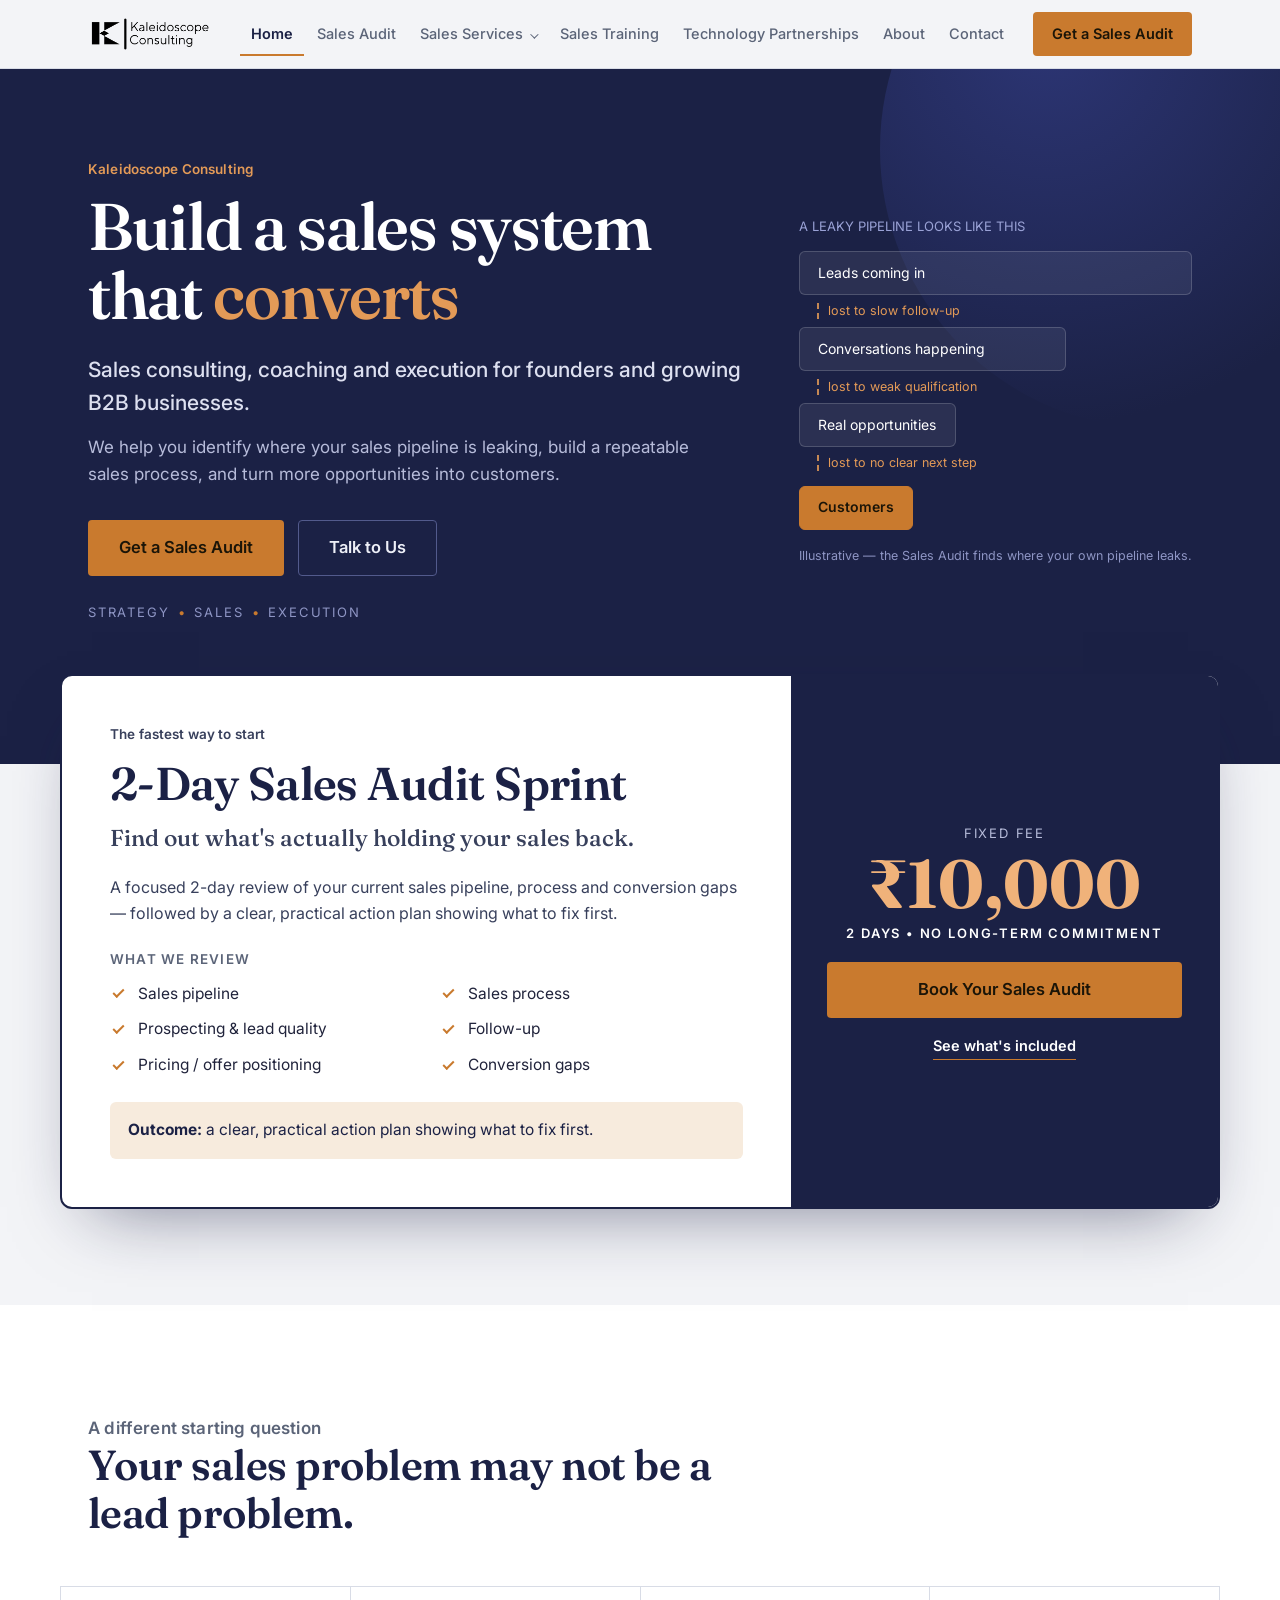
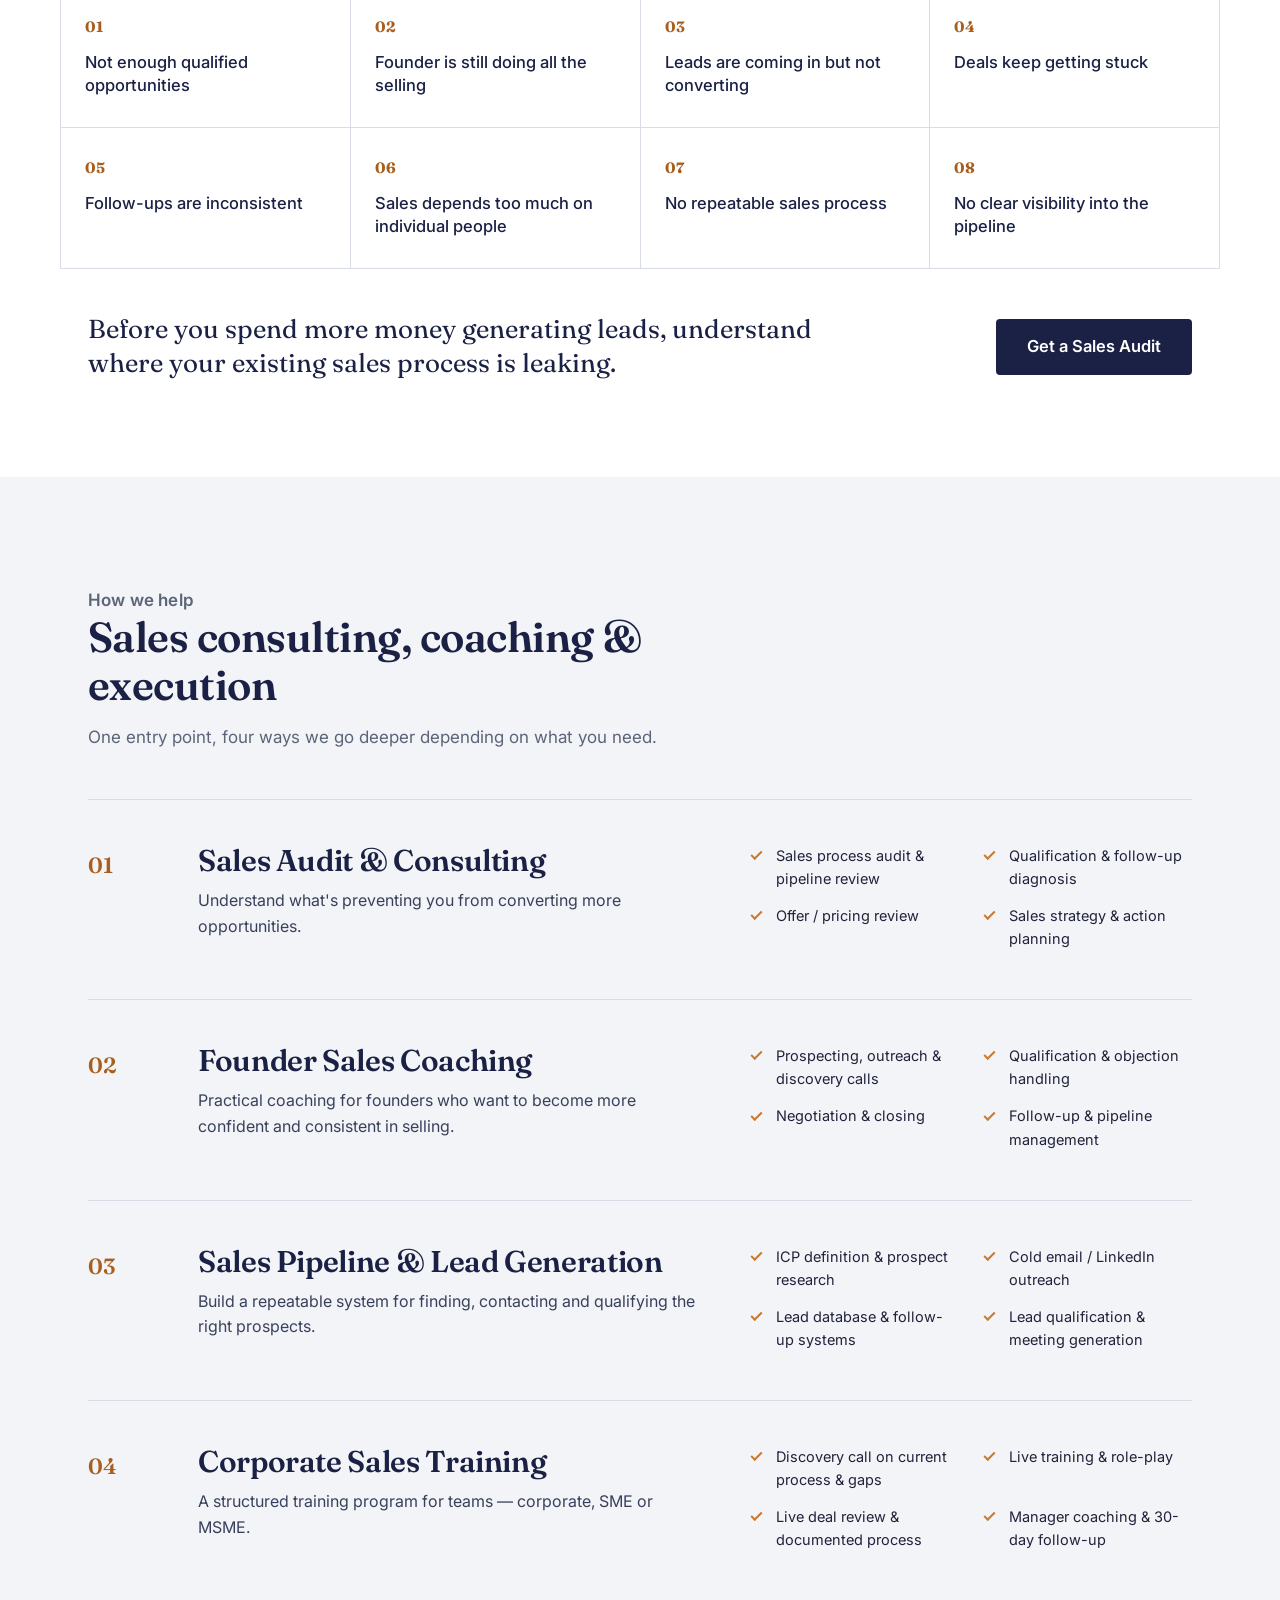
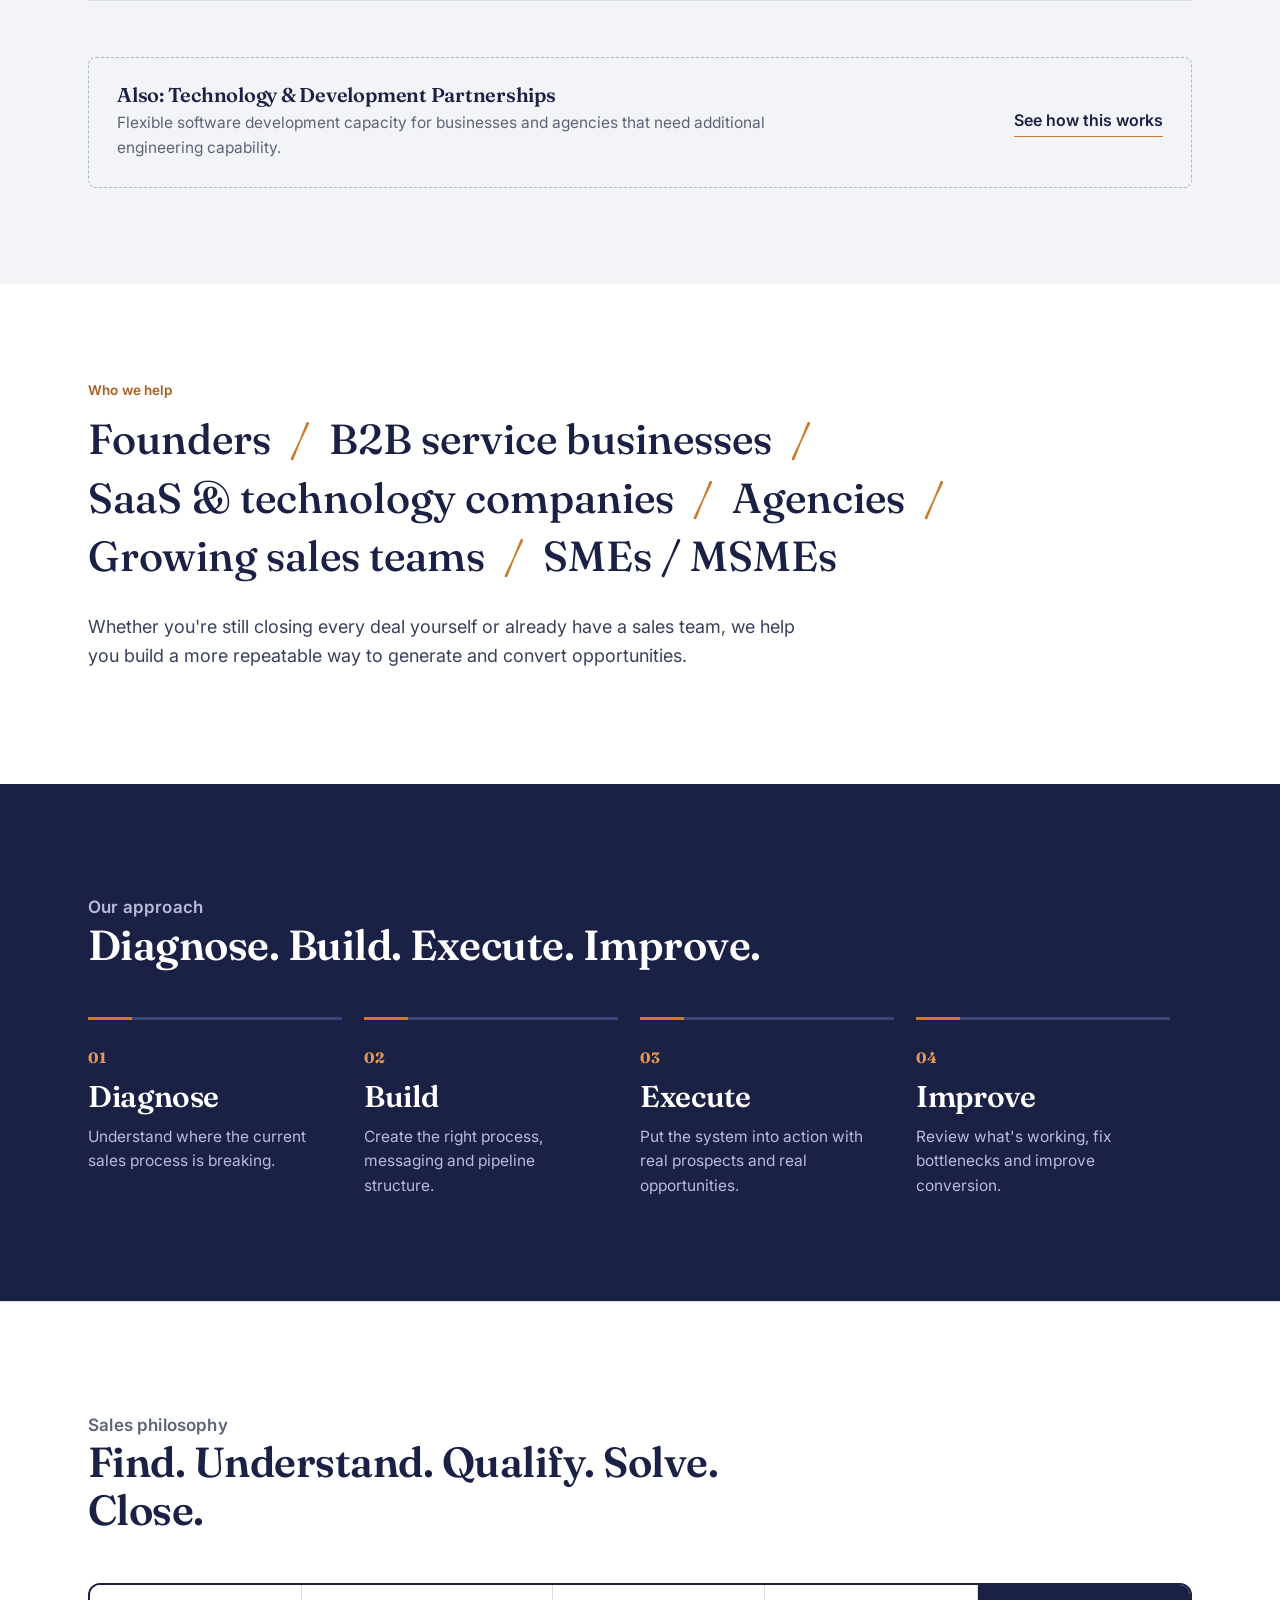
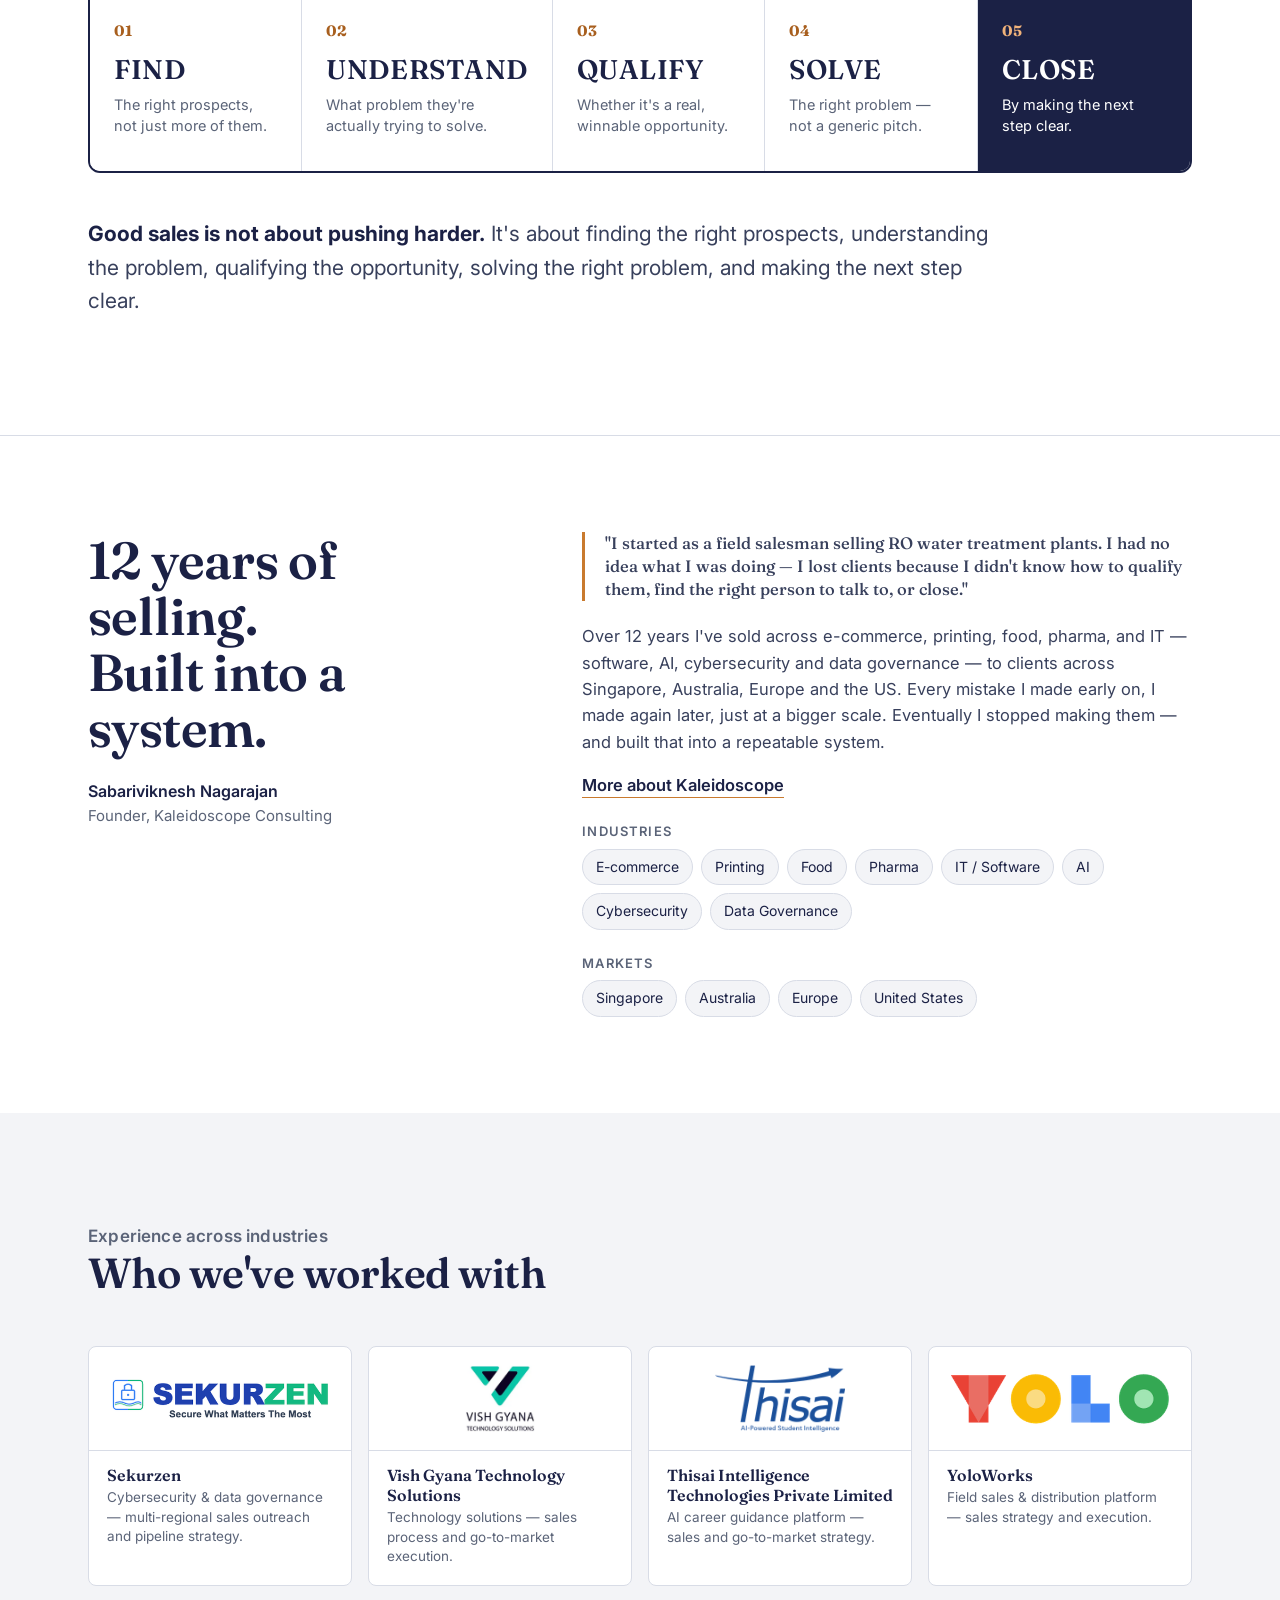
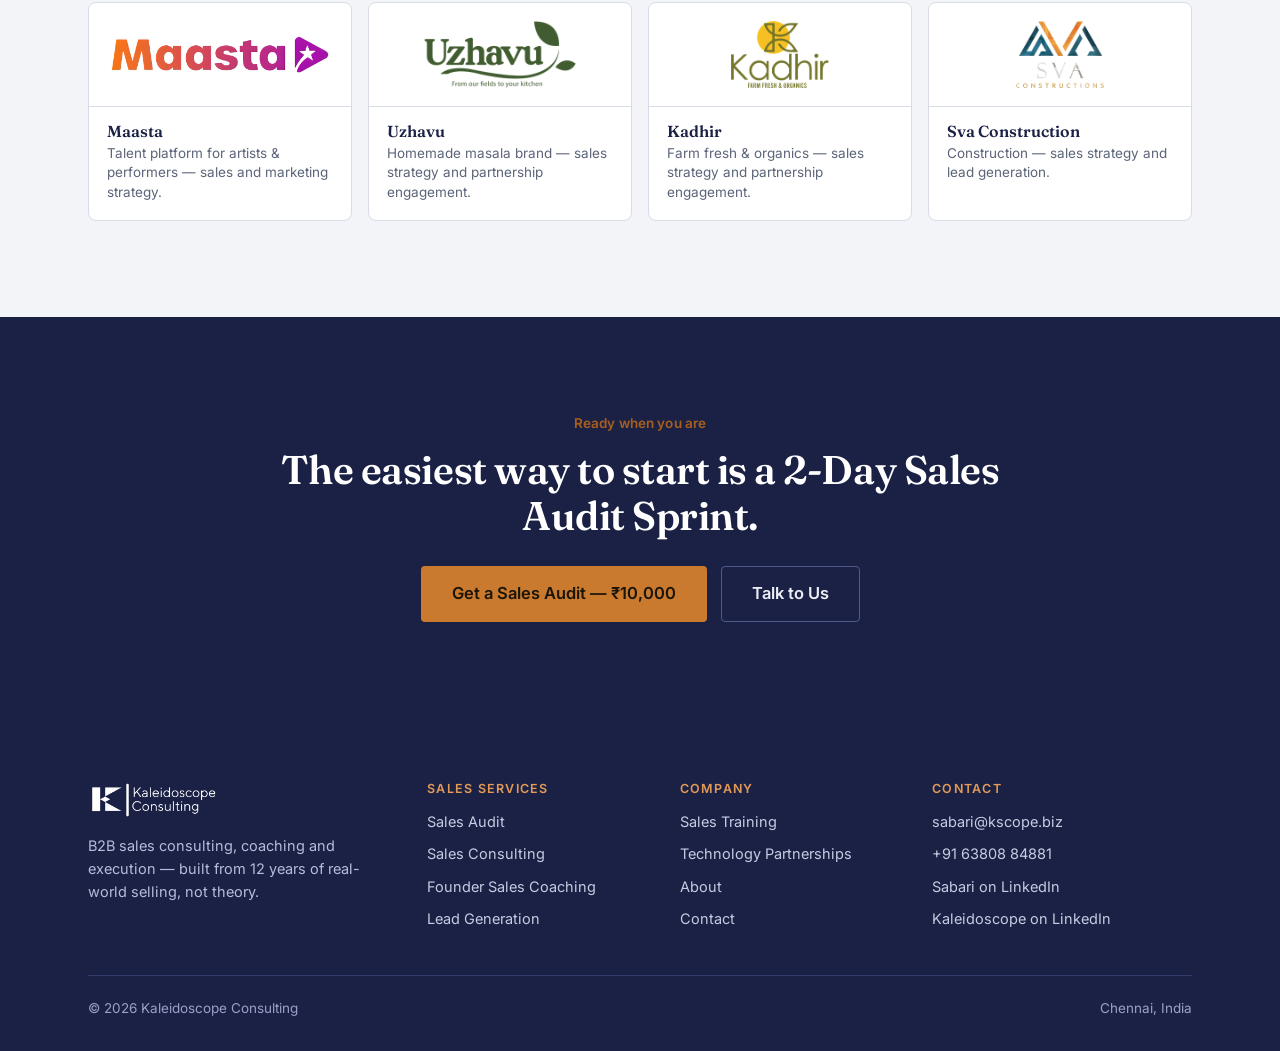
<file: index.html>
<!DOCTYPE html>
<html lang="en">
<head>
<meta charset="UTF-8" />
<meta name="viewport" content="width=device-width, initial-scale=1.0, viewport-fit=cover" />
<title>Kaleidoscope Consulting | B2B Sales Consulting & Growth</title>
<meta name="description" content="Kaleidoscope Consulting helps founders and growing B2B businesses build repeatable sales systems, improve conversion and generate qualified opportunities." />
<link rel="canonical" href="https://kscope.biz/" />
<meta property="og:title" content="Kaleidoscope Consulting | B2B Sales Consulting & Growth" />
<meta property="og:description" content="Kaleidoscope Consulting helps founders and growing B2B businesses build repeatable sales systems, improve conversion and generate qualified opportunities." />
<meta property="og:type" content="website" />
<meta property="og:url" content="https://kscope.biz/" />
<link rel="icon" type="image/png" href="assets/img/favicon.png" />
<link rel="apple-touch-icon" href="assets/img/apple-touch-icon.png" />
<link rel="preconnect" href="https://fonts.googleapis.com">
<link rel="preconnect" href="https://fonts.gstatic.com" crossorigin>
<link href="https://fonts.googleapis.com/css2?family=Fraunces:opsz,wght@9..144,400;9..144,500;9..144,600;9..144,700&family=Inter:wght@400;500;600;700&display=swap" rel="stylesheet">
<link rel="stylesheet" href="assets/styles.css?v=1791196353" />
</head>
<body>
<a class="skip-link" href="#main">Skip to content</a>
<header class="site-header">
  <div class="wrap header-inner">
    <a class="brand" href="index.html" aria-label="Kaleidoscope Consulting — home">
      <img src="assets/img/kscope-logo.png" alt="Kaleidoscope Consulting" width="163" height="41" />
    </a>
    <button class="nav-toggle" aria-expanded="false" aria-controls="site-nav" aria-label="Open menu">
      <span></span><span></span><span></span>
    </button>
    <nav class="site-nav" id="site-nav" aria-label="Primary">
      <ul class="nav-list">
        <li><a class="nav-link is-current" href="index.html">Home</a></li>
        <li><a class="nav-link" href="sales-audit.html">Sales Audit</a></li>
        <li class="has-sub"><a class="nav-link" href="sales-consulting.html" aria-haspopup="true">Sales Services</a><ul class="subnav"><li><a href="sales-consulting.html">Sales Consulting</a></li><li><a href="sales-coaching.html">Founder Sales Coaching</a></li><li><a href="lead-generation.html">Lead Generation</a></li></ul></li>
        <li><a class="nav-link" href="corporate-training.html">Sales Training</a></li>
        <li><a class="nav-link" href="technology-partnerships.html">Technology Partnerships</a></li>
        <li><a class="nav-link" href="about.html">About</a></li>
        <li><a class="nav-link" href="contact.html">Contact</a></li>
      </ul>
      <a class="btn btn-primary nav-cta" href="sales-audit.html">Get a Sales Audit</a>
    </nav>
  </div>
</header>
<div id="thanks" class="thanks" role="status" hidden>Thanks — your message is in. We'll get back to you shortly.</div>

<main id="main">

<section class="hero">
  <div class="wrap hero-grid">
    <div>
      <p class="kicker">Kaleidoscope Consulting</p>
      <h1>Build a sales system<br>that <em>converts</em></h1>
      <p class="lede">Sales consulting, coaching and execution for founders and growing B2B businesses.</p>
      <p class="support">We help you identify where your sales pipeline is leaking, build a repeatable sales process, and turn more opportunities into customers.</p>
      <div class="hero-ctas">
        <a class="btn btn-primary btn-lg" href="sales-audit.html">Get a Sales Audit</a>
        <a class="btn btn-ghost btn-lg" href="contact.html">Talk to Us</a>
      </div>
      <p class="hero-meta">Strategy<i>&bull;</i>Sales<i>&bull;</i>Execution</p>
    </div>
    <div class="pipe" aria-hidden="true">
      <p class="pipe__label">A LEAKY PIPELINE LOOKS LIKE THIS</p>
      <div class="pipe__bar" style="--w:100%">Leads coming in</div>
      <div class="pipe__leak"><span>lost to slow follow-up</span></div>
      <div class="pipe__bar" style="--w:68%">Conversations happening</div>
      <div class="pipe__leak"><span>lost to weak qualification</span></div>
      <div class="pipe__bar" style="--w:40%">Real opportunities</div>
      <div class="pipe__leak"><span>lost to no clear next step</span></div>
      <div class="pipe__bar is-end" style="--w:22%">Customers</div>
      <p class="pipe__note">Illustrative — the Sales Audit finds where your own pipeline leaks.</p>
    </div>
  </div>
</section>

<div class="wrap audit">
  <div class="audit-card">
    <div class="audit-main">
      <p class="kicker">The fastest way to start</p>
      <h2>2-Day Sales Audit Sprint</h2>
      <p class="audit-sub">Find out what's actually holding your sales back.</p>
      <p>A focused 2-day review of your current sales pipeline, process and conversion gaps — followed by a clear, practical action plan showing what to fix first.</p>
      <h3>What We Review</h3>
      <ul class="checks">
        <li>Sales pipeline</li>
        <li>Sales process</li>
        <li>Prospecting &amp; lead quality</li>
        <li>Follow-up</li>
        <li>Pricing / offer positioning</li>
        <li>Conversion gaps</li>
      </ul>
      <p class="audit-outcome"><strong>Outcome:</strong> a clear, practical action plan showing what to fix first.</p>
    </div>
    <div class="audit-price">
      <p class="label">Fixed Fee</p>
      <p class="price">&#8377;10,000</p>
      <p class="fixed">2 Days &bull; No Long-Term Commitment</p>
      <a class="btn btn-primary btn-lg" href="sales-audit.html">Book Your Sales Audit</a>
      <a class="text-link" href="sales-audit.html">See what's included</a>
    </div>
  </div>
</div>

<section class="bg-white">
  <div class="wrap">
    <div class="section-head">
      <p class="kicker">A different starting question</p>
      <h2>Your sales problem may not be a lead problem.</h2>
    </div>
  </div>
  <div class="wrap" style="padding:0;">
    <div class="problem-grid">
      <div class="problem"><b>01</b><p>Not enough qualified opportunities</p></div>
      <div class="problem"><b>02</b><p>Founder is still doing all the selling</p></div>
      <div class="problem"><b>03</b><p>Leads are coming in but not converting</p></div>
      <div class="problem"><b>04</b><p>Deals keep getting stuck</p></div>
      <div class="problem"><b>05</b><p>Follow-ups are inconsistent</p></div>
      <div class="problem"><b>06</b><p>Sales depends too much on individual people</p></div>
      <div class="problem"><b>07</b><p>No repeatable sales process</p></div>
      <div class="problem"><b>08</b><p>No clear visibility into the pipeline</p></div>
    </div>
  </div>
  <div class="wrap">
    <div class="problem-cta">
      <p>Before you spend more money generating leads, understand where your existing sales process is leaking.</p>
      <a class="btn btn-dark btn-lg" href="sales-audit.html">Get a Sales Audit</a>
    </div>
  </div>
</section>

<section>
  <div class="wrap">
    <div class="section-head">
      <p class="kicker">How we help</p>
      <h2>Sales consulting, coaching &amp; execution</h2>
      <p>One entry point, four ways we go deeper depending on what you need.</p>
    </div>
    <div class="svc-list">
      <div class="svc">
        <div class="svc__num">01</div>
        <div>
          <h3>Sales Audit &amp; Consulting</h3>
          <p>Understand what's preventing you from converting more opportunities.</p>
        </div>
        <ul class="checks one">
          <li>Sales process audit &amp; pipeline review</li>
          <li>Qualification &amp; follow-up diagnosis</li>
          <li>Offer / pricing review</li>
          <li>Sales strategy &amp; action planning</li>
        </ul>
      </div>
      <div class="svc">
        <div class="svc__num">02</div>
        <div>
          <h3>Founder Sales Coaching</h3>
          <p>Practical coaching for founders who want to become more confident and consistent in selling.</p>
        </div>
        <ul class="checks one">
          <li>Prospecting, outreach &amp; discovery calls</li>
          <li>Qualification &amp; objection handling</li>
          <li>Negotiation &amp; closing</li>
          <li>Follow-up &amp; pipeline management</li>
        </ul>
      </div>
      <div class="svc">
        <div class="svc__num">03</div>
        <div>
          <h3>Sales Pipeline &amp; Lead Generation</h3>
          <p>Build a repeatable system for finding, contacting and qualifying the right prospects.</p>
        </div>
        <ul class="checks one">
          <li>ICP definition &amp; prospect research</li>
          <li>Cold email / LinkedIn outreach</li>
          <li>Lead database &amp; follow-up systems</li>
          <li>Lead qualification &amp; meeting generation</li>
        </ul>
      </div>
      <div class="svc">
        <div class="svc__num">04</div>
        <div>
          <h3>Corporate Sales Training</h3>
          <p>A structured training program for teams — corporate, SME or MSME.</p>
        </div>
        <ul class="checks one">
          <li>Discovery call on current process &amp; gaps</li>
          <li>Live training &amp; role-play</li>
          <li>Live deal review &amp; documented process</li>
          <li>Manager coaching &amp; 30-day follow-up</li>
        </ul>
      </div>
    </div>
    <div class="tech-strip">
      <div>
        <h3>Also: Technology &amp; Development Partnerships</h3>
        <p>Flexible software development capacity for businesses and agencies that need additional engineering capability.</p>
      </div>
      <a class="text-link" href="technology-partnerships.html">See how this works</a>
    </div>
  </div>
</section>

<section class="bg-white">
  <div class="wrap">
    <p class="kicker">Who we help</p>
    <ul class="help-list">
      <li>Founders</li><li>B2B service businesses</li><li>SaaS &amp; technology companies</li><li>Agencies</li><li>Growing sales teams</li><li>SMEs / MSMEs</li>
    </ul>
    <p class="help-copy">Whether you're still closing every deal yourself or already have a sales team, we help you build a more repeatable way to generate and convert opportunities.</p>
  </div>
</section>

<section class="bg-ink">
  <div class="wrap">
    <div class="section-head">
      <p class="kicker">Our approach</p>
      <h2>Diagnose. Build. Execute. Improve.</h2>
    </div>
    <div class="approach">
      <div><b>01</b><h3>Diagnose</h3><p>Understand where the current sales process is breaking.</p></div>
      <div><b>02</b><h3>Build</h3><p>Create the right process, messaging and pipeline structure.</p></div>
      <div><b>03</b><h3>Execute</h3><p>Put the system into action with real prospects and real opportunities.</p></div>
      <div><b>04</b><h3>Improve</h3><p>Review what's working, fix bottlenecks and improve conversion.</p></div>
    </div>
  </div>
</section>

<section class="framework">
  <div class="wrap">
    <div class="section-head">
      <p class="kicker">Sales philosophy</p>
      <h2>Find. Understand. Qualify. Solve. Close.</h2>
    </div>
    <div class="fw">
      <div><b>01</b><h3>Find</h3><p>The right prospects, not just more of them.</p></div>
      <div><b>02</b><h3>Understand</h3><p>What problem they're actually trying to solve.</p></div>
      <div><b>03</b><h3>Qualify</h3><p>Whether it's a real, winnable opportunity.</p></div>
      <div><b>04</b><h3>Solve</h3><p>The right problem — not a generic pitch.</p></div>
      <div><b>05</b><h3>Close</h3><p>By making the next step clear.</p></div>
    </div>
    <p class="fw-copy"><strong>Good sales is not about pushing harder.</strong> It's about finding the right prospects, understanding the problem, qualifying the opportunity, solving the right problem, and making the next step clear.</p>
  </div>
</section>

<section class="bg-white">
  <div class="wrap founder-grid">
    <div>
      <h2>12 years of selling.<br>Built into a system.</h2>
      <p class="founder-name">Sabariviknesh Nagarajan</p>
      <p class="founder-role">Founder, Kaleidoscope Consulting</p>
    </div>
    <div class="founder-body">
      <p class="founder-quote">"I started as a field salesman selling RO water treatment plants. I had no idea what I was doing — I lost clients because I didn't know how to qualify them, find the right person to talk to, or close."</p>
      <p>Over 12 years I've sold across e-commerce, printing, food, pharma, and IT — software, AI, cybersecurity and data governance — to clients across Singapore, Australia, Europe and the US. Every mistake I made early on, I made again later, just at a bigger scale. Eventually I stopped making them — and built that into a repeatable system.</p>
      <p><a class="text-link" href="about.html">More about Kaleidoscope</a></p>
      <div class="tag-group">
        <h3>Industries</h3>
        <ul class="tags"><li>E-commerce</li><li>Printing</li><li>Food</li><li>Pharma</li><li>IT / Software</li><li>AI</li><li>Cybersecurity</li><li>Data Governance</li></ul>
      </div>
      <div class="tag-group">
        <h3>Markets</h3>
        <ul class="tags"><li>Singapore</li><li>Australia</li><li>Europe</li><li>United States</li></ul>
      </div>
    </div>
  </div>
</section>

<section>
  <div class="wrap">
    <div class="section-head">
      <p class="kicker">Experience across industries</p>
      <h2>Who we've worked with</h2>
    </div>
    <ul class="clients-grid">
      <li class="client"><div class="client__logo"><img src="assets/img/clients/sekurzen.png" alt="Sekurzen logo" /></div><div class="client__body"><p class="client__name">Sekurzen</p><p class="client__desc">Cybersecurity &amp; data governance — multi-regional sales outreach and pipeline strategy.</p></div></li>
      <li class="client"><div class="client__logo"><img src="assets/img/clients/vishgyana.png" alt="Vish Gyana Technology Solutions logo" /></div><div class="client__body"><p class="client__name">Vish Gyana Technology Solutions</p><p class="client__desc">Technology solutions — sales process and go-to-market execution.</p></div></li>
      <li class="client"><div class="client__logo"><img src="assets/img/clients/thisai.png" alt="Thisai Intelligence Technologies logo" /></div><div class="client__body"><p class="client__name">Thisai Intelligence Technologies Private Limited</p><p class="client__desc">AI career guidance platform — sales and go-to-market strategy.</p></div></li>
      <li class="client"><div class="client__logo"><img src="assets/img/clients/yoloworks.png" alt="YoloWorks logo" /></div><div class="client__body"><p class="client__name">YoloWorks</p><p class="client__desc">Field sales &amp; distribution platform — sales strategy and execution.</p></div></li>
      <li class="client"><div class="client__logo"><img src="assets/img/clients/maasta.png" alt="Maasta logo" /></div><div class="client__body"><p class="client__name">Maasta</p><p class="client__desc">Talent platform for artists &amp; performers — sales and marketing strategy.</p></div></li>
      <li class="client"><div class="client__logo"><img src="assets/img/clients/uzhavu.png" alt="Uzhavu logo" /></div><div class="client__body"><p class="client__name">Uzhavu</p><p class="client__desc">Homemade masala brand — sales strategy and partnership engagement.</p></div></li>
      <li class="client"><div class="client__logo"><img src="assets/img/clients/kadhir.png" alt="Kadhir logo" /></div><div class="client__body"><p class="client__name">Kadhir</p><p class="client__desc">Farm fresh &amp; organics — sales strategy and partnership engagement.</p></div></li>
      <li class="client"><div class="client__logo"><img src="assets/img/clients/sva.png" alt="Sva Construction logo" /></div><div class="client__body"><p class="client__name">Sva Construction</p><p class="client__desc">Construction — sales strategy and lead generation.</p></div></li>
    </ul>
  </div>
</section>

<section class="bg-ink">
  <div class="wrap" style="text-align:center;">
    <p class="kicker" style="justify-content:center;">Ready when you are</p>
    <h2 style="font-size:clamp(28px,3.6vw,40px); max-width:20em; margin:0 auto 28px;">The easiest way to start is a 2-Day Sales Audit Sprint.</h2>
    <div class="hero-ctas" style="justify-content:center; margin-bottom:0;">
      <a class="btn btn-primary btn-lg" href="sales-audit.html">Get a Sales Audit — &#8377;10,000</a>
      <a class="btn btn-ghost btn-lg" href="contact.html">Talk to Us</a>
    </div>
  </div>
</section>

</main>
<div class="mobile-cta"><div class="wrap"><a class="btn btn-primary" href="sales-audit.html">Get a Sales Audit</a></div></div>
<footer class="site-footer">
  <div class="wrap">
    <div class="footer-grid">
      <div class="footer-brand">
        <img src="assets/img/kscope-logo-white.png" alt="Kaleidoscope Consulting" width="150" height="38" />
        <p>B2B sales consulting, coaching and execution — built from 12 years of real-world selling, not theory.</p>
      </div>
      <div>
        <h4>Sales Services</h4>
        <ul>
          <li><a href="sales-audit.html">Sales Audit</a></li>
          <li><a href="sales-consulting.html">Sales Consulting</a></li>
          <li><a href="sales-coaching.html">Founder Sales Coaching</a></li>
          <li><a href="lead-generation.html">Lead Generation</a></li>
        </ul>
      </div>
      <div>
        <h4>Company</h4>
        <ul>
          <li><a href="corporate-training.html">Sales Training</a></li>
          <li><a href="technology-partnerships.html">Technology Partnerships</a></li>
          <li><a href="about.html">About</a></li>
          <li><a href="contact.html">Contact</a></li>
        </ul>
      </div>
      <div>
        <h4>Contact</h4>
        <ul>
          <li><a href="mailto:sabari@kscope.biz">sabari@kscope.biz</a></li>
          <li><a href="tel:+916380884881">+91 63808 84881</a></li>
          <li><a href="https://www.linkedin.com/in/sabariviknesh/" target="_blank" rel="noopener">Sabari on LinkedIn</a></li>
          <li><a href="https://www.linkedin.com/company/kscope-consulting/?viewAsMember=true" target="_blank" rel="noopener">Kaleidoscope on LinkedIn</a></li>
        </ul>
      </div>
    </div>
    <div class="footer-bottom">
      <span>© 2026 Kaleidoscope Consulting</span>
      <span>Chennai, India</span>
    </div>
  </div>
</footer>
<script src="assets/site.js?v=1791196353"></script>
</body>
</html>
</file>
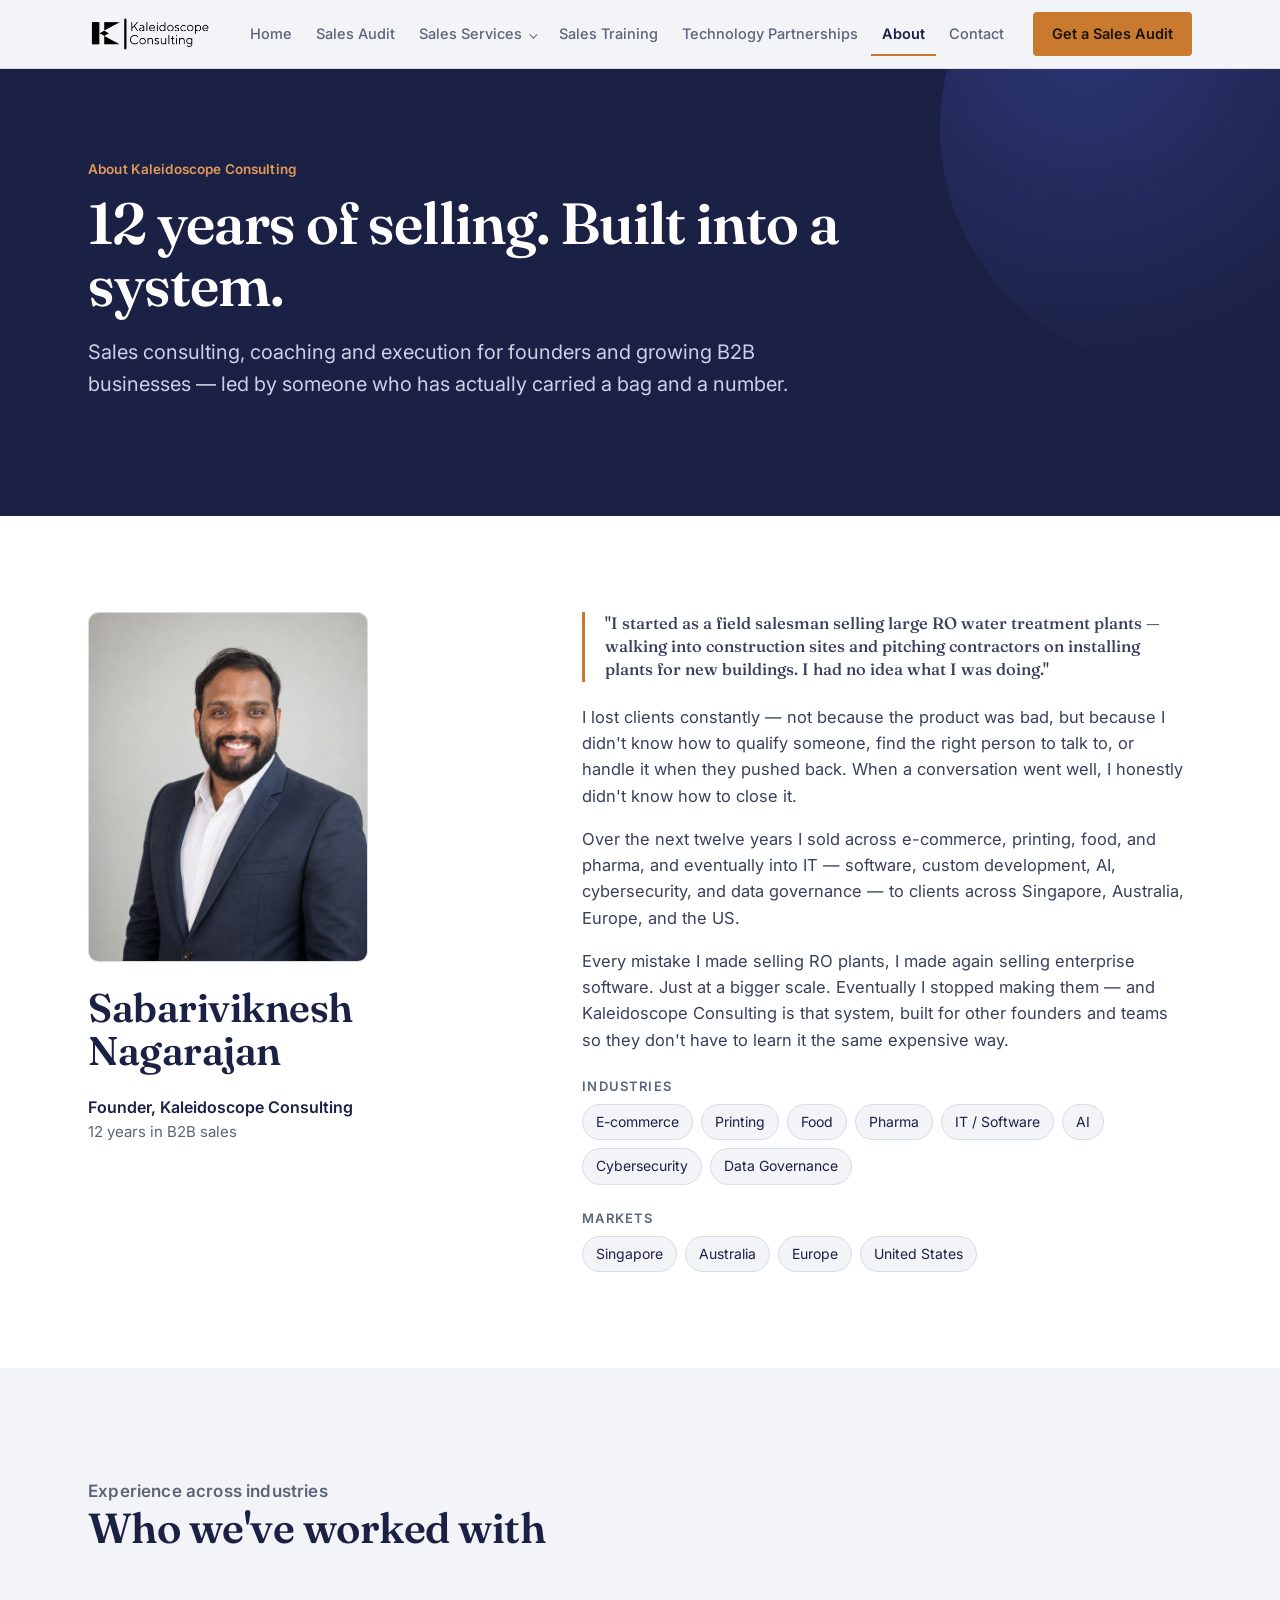
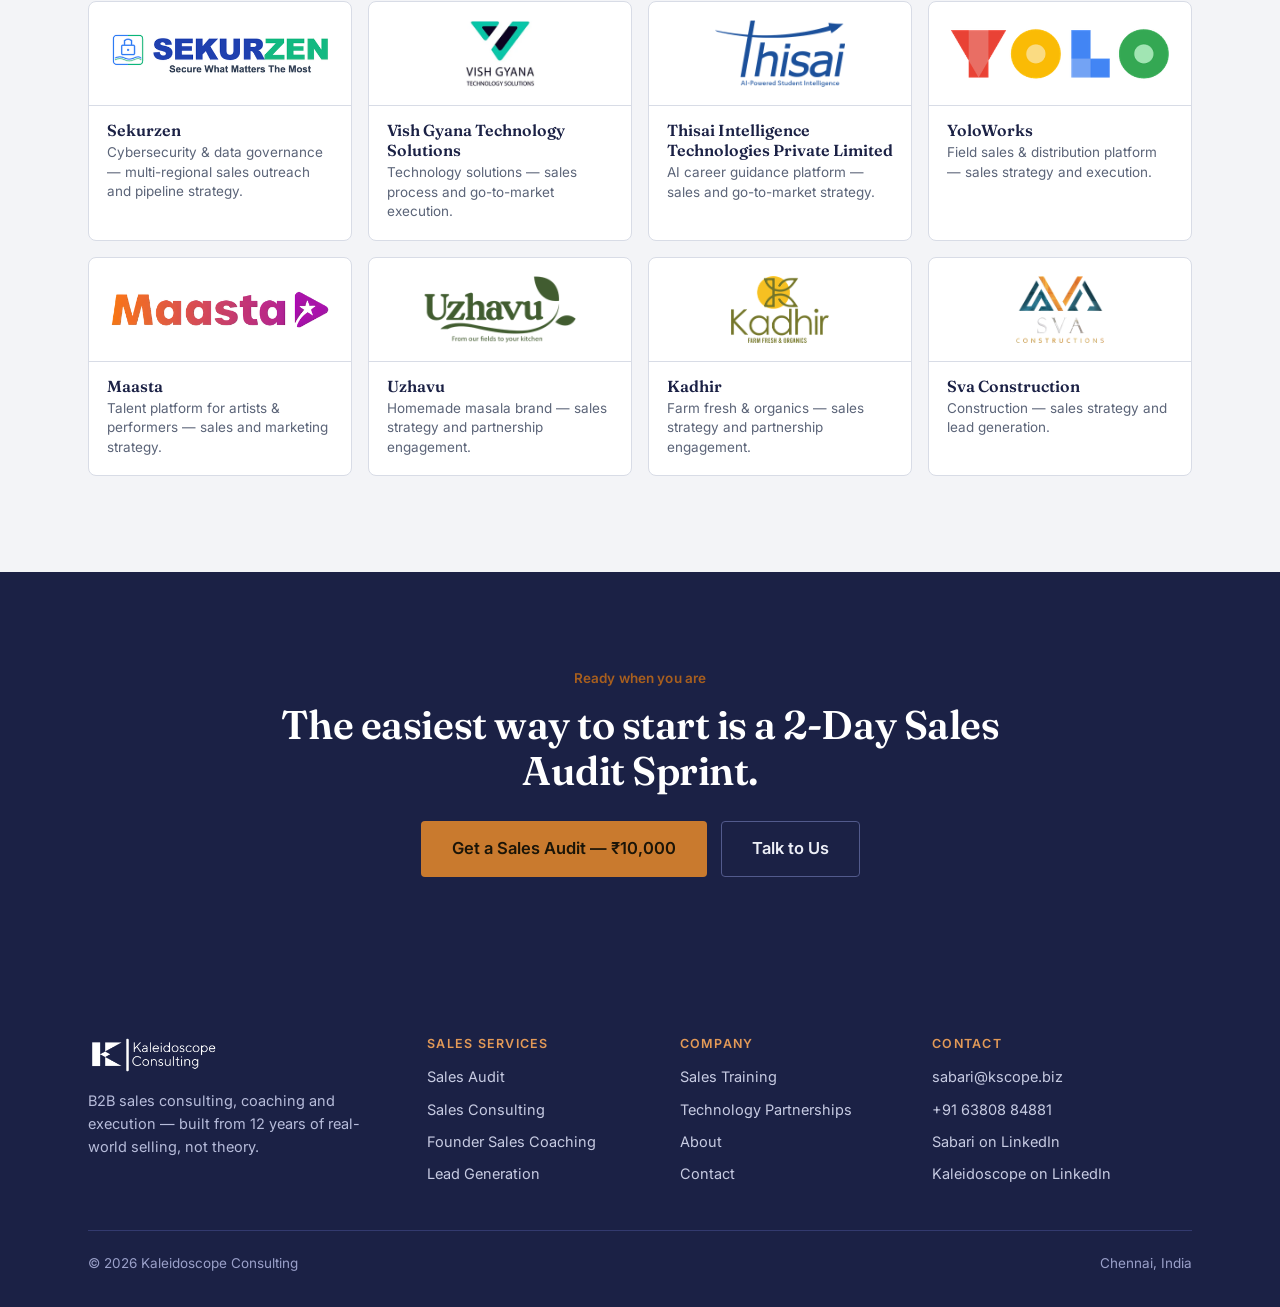
<file: about.html>
<!DOCTYPE html>
<html lang="en">
<head>
<meta charset="UTF-8" />
<meta name="viewport" content="width=device-width, initial-scale=1.0, viewport-fit=cover" />
<title>About | Kaleidoscope Consulting</title>
<meta name="description" content="12 years of real-world B2B sales experience across e-commerce, printing, food, pharma, IT, AI, cybersecurity and data governance — built into Kaleidoscope Consulting." />
<link rel="canonical" href="https://kscope.biz/about.html" />
<meta property="og:title" content="About | Kaleidoscope Consulting" />
<meta property="og:description" content="12 years of real-world B2B sales experience across e-commerce, printing, food, pharma, IT, AI, cybersecurity and data governance — built into Kaleidoscope Consulting." />
<meta property="og:type" content="website" />
<meta property="og:url" content="https://kscope.biz/about.html" />
<link rel="icon" type="image/png" href="assets/img/favicon.png" />
<link rel="apple-touch-icon" href="assets/img/apple-touch-icon.png" />
<link rel="preconnect" href="https://fonts.googleapis.com">
<link rel="preconnect" href="https://fonts.gstatic.com" crossorigin>
<link href="https://fonts.googleapis.com/css2?family=Fraunces:opsz,wght@9..144,400;9..144,500;9..144,600;9..144,700&family=Inter:wght@400;500;600;700&display=swap" rel="stylesheet">
<link rel="stylesheet" href="assets/styles.css?v=1791196353" />
</head>
<body>
<a class="skip-link" href="#main">Skip to content</a>
<header class="site-header">
  <div class="wrap header-inner">
    <a class="brand" href="index.html" aria-label="Kaleidoscope Consulting — home">
      <img src="assets/img/kscope-logo.png" alt="Kaleidoscope Consulting" width="163" height="41" />
    </a>
    <button class="nav-toggle" aria-expanded="false" aria-controls="site-nav" aria-label="Open menu">
      <span></span><span></span><span></span>
    </button>
    <nav class="site-nav" id="site-nav" aria-label="Primary">
      <ul class="nav-list">
        <li><a class="nav-link" href="index.html">Home</a></li>
        <li><a class="nav-link" href="sales-audit.html">Sales Audit</a></li>
        <li class="has-sub"><a class="nav-link" href="sales-consulting.html" aria-haspopup="true">Sales Services</a><ul class="subnav"><li><a href="sales-consulting.html">Sales Consulting</a></li><li><a href="sales-coaching.html">Founder Sales Coaching</a></li><li><a href="lead-generation.html">Lead Generation</a></li></ul></li>
        <li><a class="nav-link" href="corporate-training.html">Sales Training</a></li>
        <li><a class="nav-link" href="technology-partnerships.html">Technology Partnerships</a></li>
        <li><a class="nav-link is-current" href="about.html">About</a></li>
        <li><a class="nav-link" href="contact.html">Contact</a></li>
      </ul>
      <a class="btn btn-primary nav-cta" href="sales-audit.html">Get a Sales Audit</a>
    </nav>
  </div>
</header>
<div id="thanks" class="thanks" role="status" hidden>Thanks — your message is in. We'll get back to you shortly.</div>

<main id="main">

<section class="page-hero">
  <div class="wrap">
    <p class="kicker">About Kaleidoscope Consulting</p>
    <h1>12 years of selling. Built into a system.</h1>
    <p class="lede">Sales consulting, coaching and execution for founders and growing B2B businesses — led by someone who has actually carried a bag and a number.</p>
  </div>
</section>

<section class="bg-white">
  <div class="wrap founder-grid">
    <div>
      <img class="founder-photo" src="assets/img/sabari.jpg" alt="Sabariviknesh Nagarajan, Founder of Kaleidoscope Consulting" width="320" height="400" />
      <h2 style="font-size:clamp(28px,3.6vw,40px);">Sabariviknesh Nagarajan</h2>
      <p class="founder-name">Founder, Kaleidoscope Consulting</p>
      <p class="founder-role">12 years in B2B sales</p>
    </div>
    <div class="founder-body">
      <p class="founder-quote">"I started as a field salesman selling large RO water treatment plants — walking into construction sites and pitching contractors on installing plants for new buildings. I had no idea what I was doing."</p>
      <p>I lost clients constantly — not because the product was bad, but because I didn't know how to qualify someone, find the right person to talk to, or handle it when they pushed back. When a conversation went well, I honestly didn't know how to close it.</p>
      <p>Over the next twelve years I sold across e-commerce, printing, food, and pharma, and eventually into IT — software, custom development, AI, cybersecurity, and data governance — to clients across Singapore, Australia, Europe, and the US.</p>
      <p>Every mistake I made selling RO plants, I made again selling enterprise software. Just at a bigger scale. Eventually I stopped making them — and Kaleidoscope Consulting is that system, built for other founders and teams so they don't have to learn it the same expensive way.</p>
      <div class="tag-group">
        <h3>Industries</h3>
        <ul class="tags"><li>E-commerce</li><li>Printing</li><li>Food</li><li>Pharma</li><li>IT / Software</li><li>AI</li><li>Cybersecurity</li><li>Data Governance</li></ul>
      </div>
      <div class="tag-group">
        <h3>Markets</h3>
        <ul class="tags"><li>Singapore</li><li>Australia</li><li>Europe</li><li>United States</li></ul>
      </div>
    </div>
  </div>
</section>

<section>
  <div class="wrap">
    <div class="section-head">
      <p class="kicker">Experience across industries</p>
      <h2>Who we've worked with</h2>
    </div>
    <ul class="clients-grid">
      <li class="client"><div class="client__logo"><img src="assets/img/clients/sekurzen.png" alt="Sekurzen logo" /></div><div class="client__body"><p class="client__name">Sekurzen</p><p class="client__desc">Cybersecurity &amp; data governance — multi-regional sales outreach and pipeline strategy.</p></div></li>
      <li class="client"><div class="client__logo"><img src="assets/img/clients/vishgyana.png" alt="Vish Gyana Technology Solutions logo" /></div><div class="client__body"><p class="client__name">Vish Gyana Technology Solutions</p><p class="client__desc">Technology solutions — sales process and go-to-market execution.</p></div></li>
      <li class="client"><div class="client__logo"><img src="assets/img/clients/thisai.png" alt="Thisai Intelligence Technologies logo" /></div><div class="client__body"><p class="client__name">Thisai Intelligence Technologies Private Limited</p><p class="client__desc">AI career guidance platform — sales and go-to-market strategy.</p></div></li>
      <li class="client"><div class="client__logo"><img src="assets/img/clients/yoloworks.png" alt="YoloWorks logo" /></div><div class="client__body"><p class="client__name">YoloWorks</p><p class="client__desc">Field sales &amp; distribution platform — sales strategy and execution.</p></div></li>
      <li class="client"><div class="client__logo"><img src="assets/img/clients/maasta.png" alt="Maasta logo" /></div><div class="client__body"><p class="client__name">Maasta</p><p class="client__desc">Talent platform for artists &amp; performers — sales and marketing strategy.</p></div></li>
      <li class="client"><div class="client__logo"><img src="assets/img/clients/uzhavu.png" alt="Uzhavu logo" /></div><div class="client__body"><p class="client__name">Uzhavu</p><p class="client__desc">Homemade masala brand — sales strategy and partnership engagement.</p></div></li>
      <li class="client"><div class="client__logo"><img src="assets/img/clients/kadhir.png" alt="Kadhir logo" /></div><div class="client__body"><p class="client__name">Kadhir</p><p class="client__desc">Farm fresh &amp; organics — sales strategy and partnership engagement.</p></div></li>
      <li class="client"><div class="client__logo"><img src="assets/img/clients/sva.png" alt="Sva Construction logo" /></div><div class="client__body"><p class="client__name">Sva Construction</p><p class="client__desc">Construction — sales strategy and lead generation.</p></div></li>
    </ul>
  </div>
</section>

<section class="bg-ink" style="text-align:center;">
  <div class="wrap">
    <p class="kicker" style="justify-content:center;">Ready when you are</p>
    <h2 style="font-size:clamp(28px,3.6vw,40px); max-width:20em; margin:0 auto 28px;">The easiest way to start is a 2-Day Sales Audit Sprint.</h2>
    <div class="hero-ctas" style="justify-content:center; margin-bottom:0;">
      <a class="btn btn-primary btn-lg" href="sales-audit.html">Get a Sales Audit — &#8377;10,000</a>
      <a class="btn btn-ghost btn-lg" href="contact.html">Talk to Us</a>
    </div>
  </div>
</section>

</main>
<div class="mobile-cta"><div class="wrap"><a class="btn btn-primary" href="sales-audit.html">Get a Sales Audit</a></div></div>
<footer class="site-footer">
  <div class="wrap">
    <div class="footer-grid">
      <div class="footer-brand">
        <img src="assets/img/kscope-logo-white.png" alt="Kaleidoscope Consulting" width="150" height="38" />
        <p>B2B sales consulting, coaching and execution — built from 12 years of real-world selling, not theory.</p>
      </div>
      <div>
        <h4>Sales Services</h4>
        <ul>
          <li><a href="sales-audit.html">Sales Audit</a></li>
          <li><a href="sales-consulting.html">Sales Consulting</a></li>
          <li><a href="sales-coaching.html">Founder Sales Coaching</a></li>
          <li><a href="lead-generation.html">Lead Generation</a></li>
        </ul>
      </div>
      <div>
        <h4>Company</h4>
        <ul>
          <li><a href="corporate-training.html">Sales Training</a></li>
          <li><a href="technology-partnerships.html">Technology Partnerships</a></li>
          <li><a href="about.html">About</a></li>
          <li><a href="contact.html">Contact</a></li>
        </ul>
      </div>
      <div>
        <h4>Contact</h4>
        <ul>
          <li><a href="mailto:sabari@kscope.biz">sabari@kscope.biz</a></li>
          <li><a href="tel:+916380884881">+91 63808 84881</a></li>
          <li><a href="https://www.linkedin.com/in/sabariviknesh/" target="_blank" rel="noopener">Sabari on LinkedIn</a></li>
          <li><a href="https://www.linkedin.com/company/kscope-consulting/?viewAsMember=true" target="_blank" rel="noopener">Kaleidoscope on LinkedIn</a></li>
        </ul>
      </div>
    </div>
    <div class="footer-bottom">
      <span>© 2026 Kaleidoscope Consulting</span>
      <span>Chennai, India</span>
    </div>
  </div>
</footer>
<script src="assets/site.js?v=1791196353"></script>
</body>
</html>
</file>
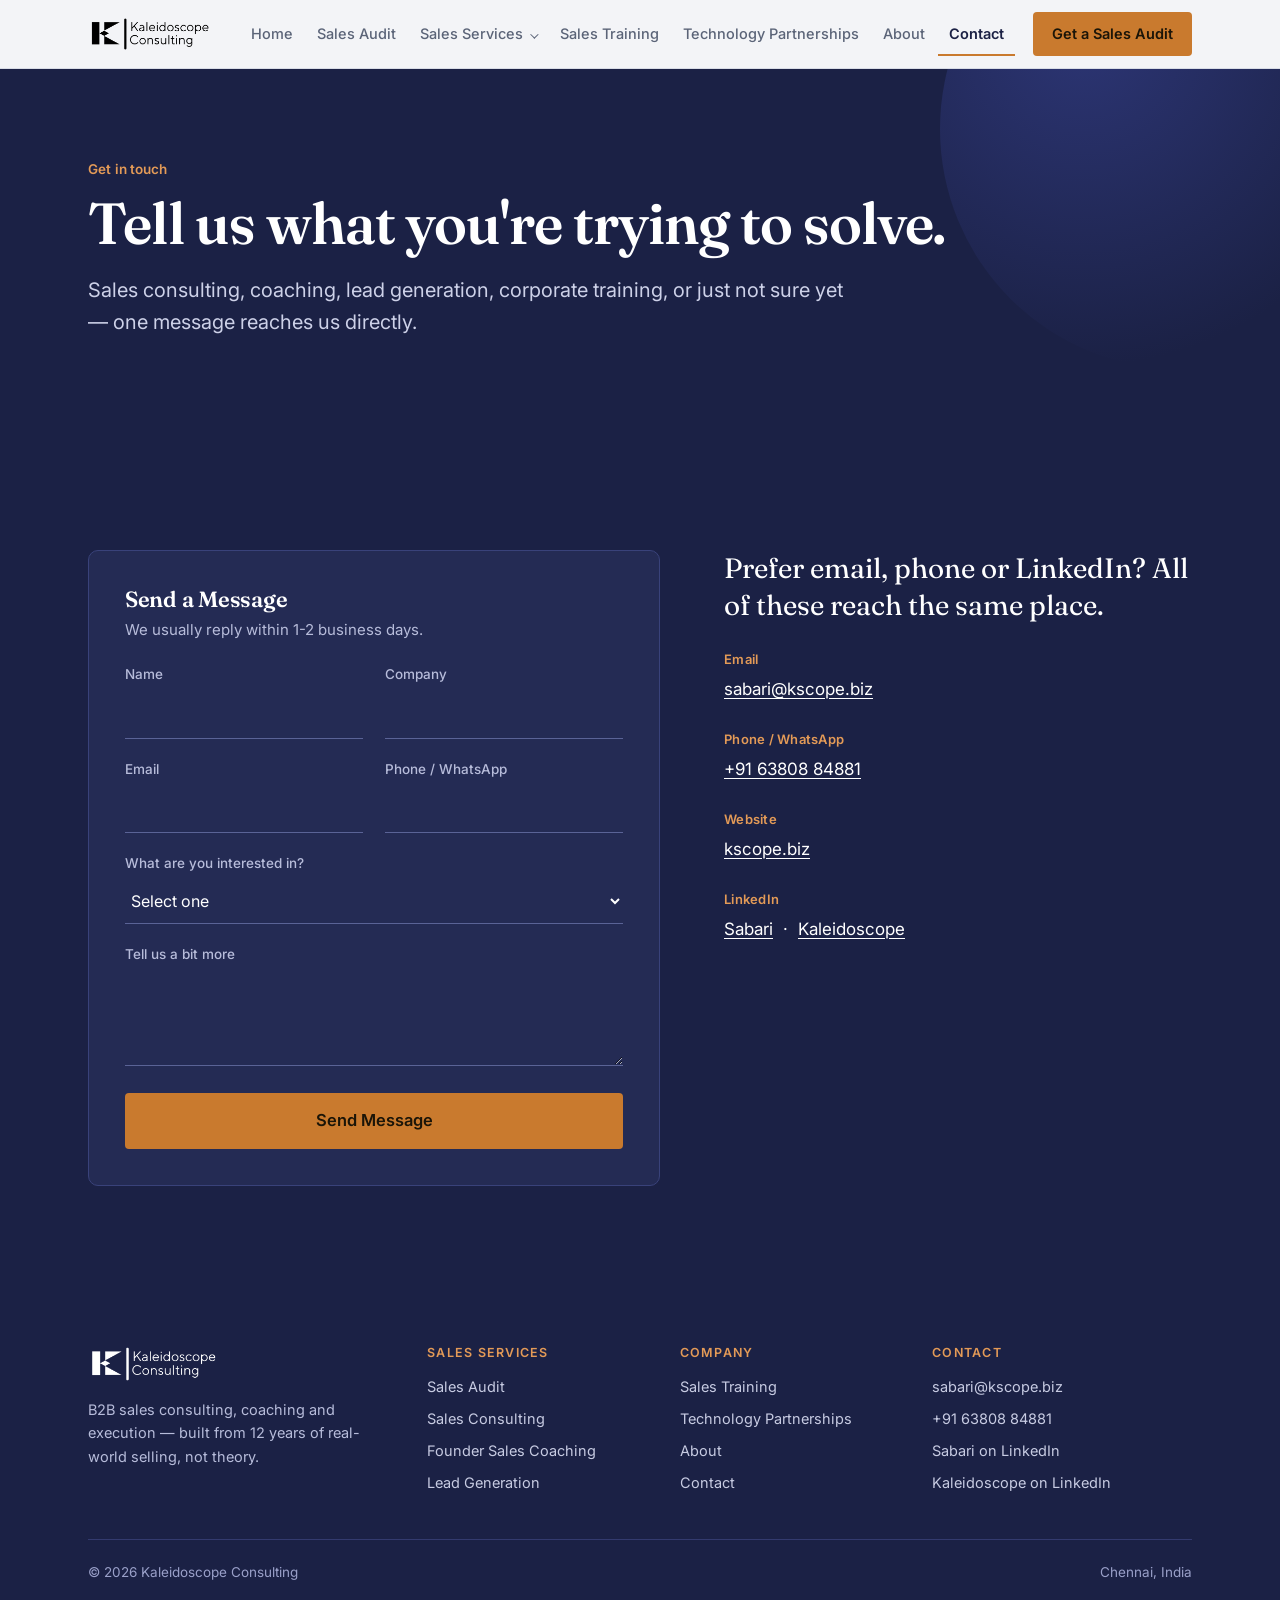
<file: contact.html>
<!DOCTYPE html>
<html lang="en">
<head>
<meta charset="UTF-8" />
<meta name="viewport" content="width=device-width, initial-scale=1.0, viewport-fit=cover" />
<title>Contact | Kaleidoscope Consulting</title>
<meta name="description" content="Get in touch with Kaleidoscope Consulting — sales consulting, coaching, lead generation, corporate training and the 2-Day Sales Audit Sprint." />
<link rel="canonical" href="https://kscope.biz/contact.html" />
<meta property="og:title" content="Contact | Kaleidoscope Consulting" />
<meta property="og:description" content="Get in touch with Kaleidoscope Consulting — sales consulting, coaching, lead generation, corporate training and the 2-Day Sales Audit Sprint." />
<meta property="og:type" content="website" />
<meta property="og:url" content="https://kscope.biz/contact.html" />
<link rel="icon" type="image/png" href="assets/img/favicon.png" />
<link rel="apple-touch-icon" href="assets/img/apple-touch-icon.png" />
<link rel="preconnect" href="https://fonts.googleapis.com">
<link rel="preconnect" href="https://fonts.gstatic.com" crossorigin>
<link href="https://fonts.googleapis.com/css2?family=Fraunces:opsz,wght@9..144,400;9..144,500;9..144,600;9..144,700&family=Inter:wght@400;500;600;700&display=swap" rel="stylesheet">
<link rel="stylesheet" href="assets/styles.css?v=1791196353" />
</head>
<body>
<a class="skip-link" href="#main">Skip to content</a>
<header class="site-header">
  <div class="wrap header-inner">
    <a class="brand" href="index.html" aria-label="Kaleidoscope Consulting — home">
      <img src="assets/img/kscope-logo.png" alt="Kaleidoscope Consulting" width="163" height="41" />
    </a>
    <button class="nav-toggle" aria-expanded="false" aria-controls="site-nav" aria-label="Open menu">
      <span></span><span></span><span></span>
    </button>
    <nav class="site-nav" id="site-nav" aria-label="Primary">
      <ul class="nav-list">
        <li><a class="nav-link" href="index.html">Home</a></li>
        <li><a class="nav-link" href="sales-audit.html">Sales Audit</a></li>
        <li class="has-sub"><a class="nav-link" href="sales-consulting.html" aria-haspopup="true">Sales Services</a><ul class="subnav"><li><a href="sales-consulting.html">Sales Consulting</a></li><li><a href="sales-coaching.html">Founder Sales Coaching</a></li><li><a href="lead-generation.html">Lead Generation</a></li></ul></li>
        <li><a class="nav-link" href="corporate-training.html">Sales Training</a></li>
        <li><a class="nav-link" href="technology-partnerships.html">Technology Partnerships</a></li>
        <li><a class="nav-link" href="about.html">About</a></li>
        <li><a class="nav-link is-current" href="contact.html">Contact</a></li>
      </ul>
      <a class="btn btn-primary nav-cta" href="sales-audit.html">Get a Sales Audit</a>
    </nav>
  </div>
</header>
<div id="thanks" class="thanks" role="status" hidden>Thanks — your message is in. We'll get back to you shortly.</div>

<main id="main">

<section class="page-hero">
  <div class="wrap">
    <p class="kicker">Get in touch</p>
    <h1>Tell us what you're trying to solve.</h1>
    <p class="lede">Sales consulting, coaching, lead generation, corporate training, or just not sure yet — one message reaches us directly.</p>
  </div>
</section>

<section class="bg-ink">
  <div class="wrap contact-grid">
    <div class="form-card">
      <h3>Send a Message</h3>
      <p class="form-sub">We usually reply within 1-2 business days.</p>
      <form action="https://formsubmit.co/sabari@kscope.biz" method="POST">
        <input type="hidden" name="_subject" value="Website enquiry — Kaleidoscope Consulting" />
        <input type="hidden" name="_captcha" value="false" />
        <input type="hidden" name="_next" value="https://kscope.biz/contact.html?thanks=1" />
        <div class="field-row">
          <div class="field"><label for="ct-name">Name</label><input id="ct-name" name="Name" type="text" required /></div>
          <div class="field"><label for="ct-company">Company</label><input id="ct-company" name="Company" type="text" /></div>
        </div>
        <div class="field-row">
          <div class="field"><label for="ct-email">Email</label><input id="ct-email" name="Email" type="email" required /></div>
          <div class="field"><label for="ct-phone">Phone / WhatsApp</label><input id="ct-phone" name="Phone" type="tel" required /></div>
        </div>
        <div class="field">
          <label for="ct-interest">What are you interested in?</label>
          <select id="ct-interest" name="Interested In" required>
            <option value="">Select one</option>
            <option>Sales Audit</option>
            <option>Sales Consulting</option>
            <option>Founder Sales Coaching</option>
            <option>Lead Generation</option>
            <option>Corporate Sales Training</option>
            <option>Technology Partnership</option>
            <option>Not sure yet</option>
          </select>
        </div>
        <div class="field"><label for="ct-msg">Tell us a bit more</label><textarea id="ct-msg" name="Message" required></textarea></div>
        <button class="btn btn-primary btn-lg" type="submit">Send Message</button>
      </form>
    </div>
    <div class="contact-points">
      <p class="contact-lead">Prefer email, phone or LinkedIn? All of these reach the same place.</p>
      <div class="contact-point"><p class="k">Email</p><p class="v"><a href="mailto:sabari@kscope.biz">sabari@kscope.biz</a></p></div>
      <div class="contact-point"><p class="k">Phone / WhatsApp</p><p class="v"><a href="tel:+916380884881">+91 63808 84881</a></p></div>
      <div class="contact-point"><p class="k">Website</p><p class="v"><a href="https://kscope.biz">kscope.biz</a></p></div>
      <div class="contact-point"><p class="k">LinkedIn</p><p class="v"><a href="https://www.linkedin.com/in/sabariviknesh/" target="_blank" rel="noopener">Sabari</a> &nbsp;&middot;&nbsp; <a href="https://www.linkedin.com/company/kscope-consulting/?viewAsMember=true" target="_blank" rel="noopener">Kaleidoscope</a></p></div>
    </div>
  </div>
</section>

</main>
<div class="mobile-cta"><div class="wrap"><a class="btn btn-primary" href="sales-audit.html">Get a Sales Audit</a></div></div>
<footer class="site-footer">
  <div class="wrap">
    <div class="footer-grid">
      <div class="footer-brand">
        <img src="assets/img/kscope-logo-white.png" alt="Kaleidoscope Consulting" width="150" height="38" />
        <p>B2B sales consulting, coaching and execution — built from 12 years of real-world selling, not theory.</p>
      </div>
      <div>
        <h4>Sales Services</h4>
        <ul>
          <li><a href="sales-audit.html">Sales Audit</a></li>
          <li><a href="sales-consulting.html">Sales Consulting</a></li>
          <li><a href="sales-coaching.html">Founder Sales Coaching</a></li>
          <li><a href="lead-generation.html">Lead Generation</a></li>
        </ul>
      </div>
      <div>
        <h4>Company</h4>
        <ul>
          <li><a href="corporate-training.html">Sales Training</a></li>
          <li><a href="technology-partnerships.html">Technology Partnerships</a></li>
          <li><a href="about.html">About</a></li>
          <li><a href="contact.html">Contact</a></li>
        </ul>
      </div>
      <div>
        <h4>Contact</h4>
        <ul>
          <li><a href="mailto:sabari@kscope.biz">sabari@kscope.biz</a></li>
          <li><a href="tel:+916380884881">+91 63808 84881</a></li>
          <li><a href="https://www.linkedin.com/in/sabariviknesh/" target="_blank" rel="noopener">Sabari on LinkedIn</a></li>
          <li><a href="https://www.linkedin.com/company/kscope-consulting/?viewAsMember=true" target="_blank" rel="noopener">Kaleidoscope on LinkedIn</a></li>
        </ul>
      </div>
    </div>
    <div class="footer-bottom">
      <span>© 2026 Kaleidoscope Consulting</span>
      <span>Chennai, India</span>
    </div>
  </div>
</footer>
<script src="assets/site.js?v=1791196353"></script>
</body>
</html>
</file>
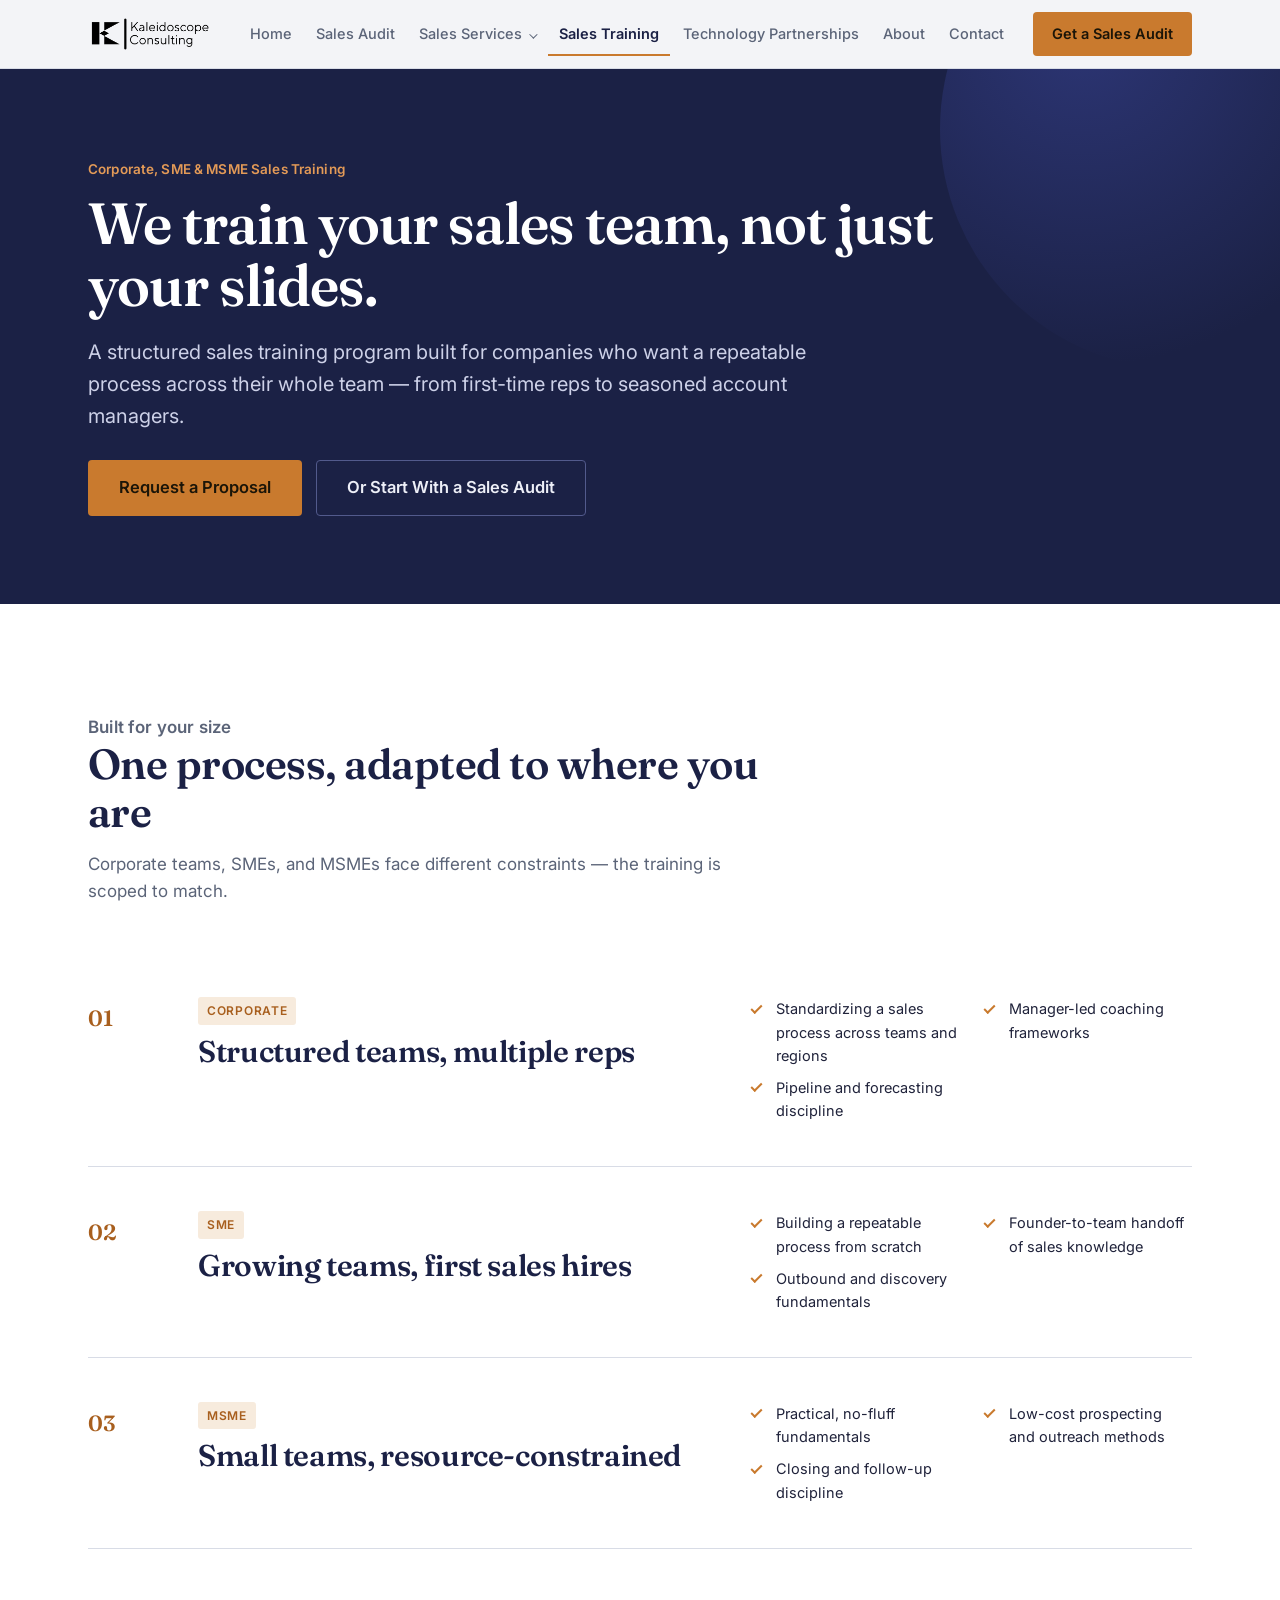
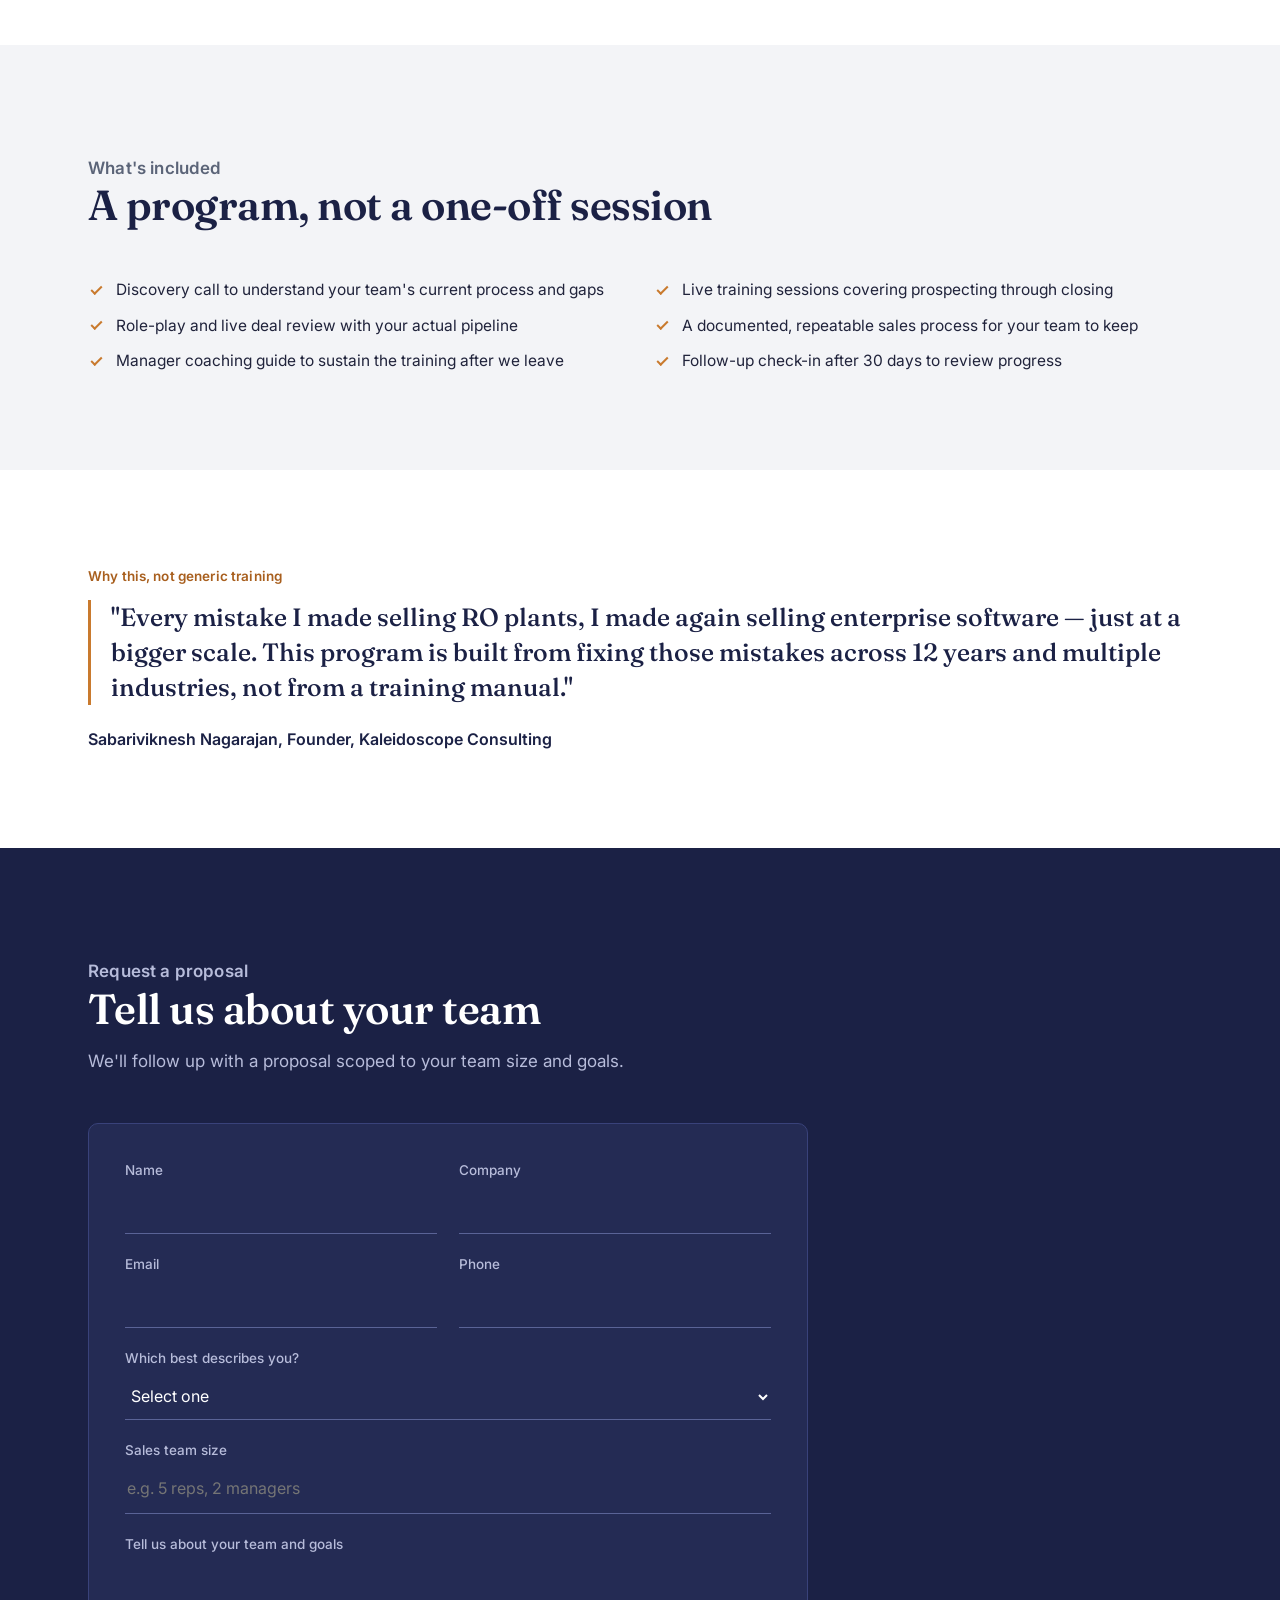
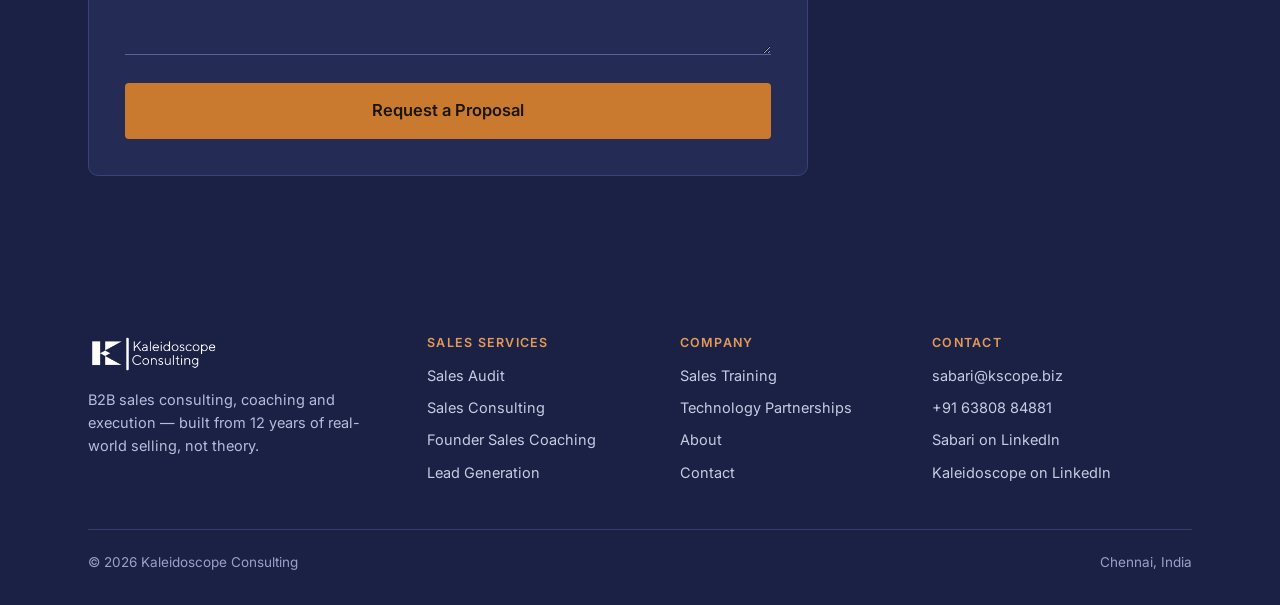
<file: corporate-training.html>
<!DOCTYPE html>
<html lang="en">
<head>
<meta charset="UTF-8" />
<meta name="viewport" content="width=device-width, initial-scale=1.0, viewport-fit=cover" />
<title>Corporate Sales Training | Kaleidoscope Consulting</title>
<meta name="description" content="Structured B2B sales training for corporate, SME and MSME teams — discovery, live training, role-play, live deal review and a 30-day follow-up." />
<link rel="canonical" href="https://kscope.biz/corporate-training.html" />
<meta property="og:title" content="Corporate Sales Training | Kaleidoscope Consulting" />
<meta property="og:description" content="Structured B2B sales training for corporate, SME and MSME teams — discovery, live training, role-play, live deal review and a 30-day follow-up." />
<meta property="og:type" content="website" />
<meta property="og:url" content="https://kscope.biz/corporate-training.html" />
<link rel="icon" type="image/png" href="assets/img/favicon.png" />
<link rel="apple-touch-icon" href="assets/img/apple-touch-icon.png" />
<link rel="preconnect" href="https://fonts.googleapis.com">
<link rel="preconnect" href="https://fonts.gstatic.com" crossorigin>
<link href="https://fonts.googleapis.com/css2?family=Fraunces:opsz,wght@9..144,400;9..144,500;9..144,600;9..144,700&family=Inter:wght@400;500;600;700&display=swap" rel="stylesheet">
<link rel="stylesheet" href="assets/styles.css?v=1791196353" />
</head>
<body>
<a class="skip-link" href="#main">Skip to content</a>
<header class="site-header">
  <div class="wrap header-inner">
    <a class="brand" href="index.html" aria-label="Kaleidoscope Consulting — home">
      <img src="assets/img/kscope-logo.png" alt="Kaleidoscope Consulting" width="163" height="41" />
    </a>
    <button class="nav-toggle" aria-expanded="false" aria-controls="site-nav" aria-label="Open menu">
      <span></span><span></span><span></span>
    </button>
    <nav class="site-nav" id="site-nav" aria-label="Primary">
      <ul class="nav-list">
        <li><a class="nav-link" href="index.html">Home</a></li>
        <li><a class="nav-link" href="sales-audit.html">Sales Audit</a></li>
        <li class="has-sub"><a class="nav-link" href="sales-consulting.html" aria-haspopup="true">Sales Services</a><ul class="subnav"><li><a href="sales-consulting.html">Sales Consulting</a></li><li><a href="sales-coaching.html">Founder Sales Coaching</a></li><li><a href="lead-generation.html">Lead Generation</a></li></ul></li>
        <li><a class="nav-link is-current" href="corporate-training.html">Sales Training</a></li>
        <li><a class="nav-link" href="technology-partnerships.html">Technology Partnerships</a></li>
        <li><a class="nav-link" href="about.html">About</a></li>
        <li><a class="nav-link" href="contact.html">Contact</a></li>
      </ul>
      <a class="btn btn-primary nav-cta" href="sales-audit.html">Get a Sales Audit</a>
    </nav>
  </div>
</header>
<div id="thanks" class="thanks" role="status" hidden>Thanks — your message is in. We'll get back to you shortly.</div>

<main id="main">

<section class="page-hero">
  <div class="wrap">
    <p class="kicker">Corporate, SME &amp; MSME Sales Training</p>
    <h1>We train your sales team, not just your slides.</h1>
    <p class="lede">A structured sales training program built for companies who want a repeatable process across their whole team — from first-time reps to seasoned account managers.</p>
    <div class="hero-ctas">
      <a class="btn btn-primary btn-lg" href="#enquire">Request a Proposal</a>
      <a class="btn btn-ghost btn-lg" href="sales-audit.html">Or Start With a Sales Audit</a>
    </div>
  </div>
</section>

<section class="bg-white">
  <div class="wrap">
    <div class="section-head">
      <p class="kicker">Built for your size</p>
      <h2>One process, adapted to where you are</h2>
      <p>Corporate teams, SMEs, and MSMEs face different constraints — the training is scoped to match.</p>
    </div>
    <div class="svc-list" style="border-top:0;">
      <div class="svc">
        <div class="svc__num">01</div>
        <div><span class="svc__tag">Corporate</span><h3>Structured teams, multiple reps</h3></div>
        <ul class="checks one">
          <li>Standardizing a sales process across teams and regions</li>
          <li>Manager-led coaching frameworks</li>
          <li>Pipeline and forecasting discipline</li>
        </ul>
      </div>
      <div class="svc">
        <div class="svc__num">02</div>
        <div><span class="svc__tag">SME</span><h3>Growing teams, first sales hires</h3></div>
        <ul class="checks one">
          <li>Building a repeatable process from scratch</li>
          <li>Founder-to-team handoff of sales knowledge</li>
          <li>Outbound and discovery fundamentals</li>
        </ul>
      </div>
      <div class="svc">
        <div class="svc__num">03</div>
        <div><span class="svc__tag">MSME</span><h3>Small teams, resource-constrained</h3></div>
        <ul class="checks one">
          <li>Practical, no-fluff fundamentals</li>
          <li>Low-cost prospecting and outreach methods</li>
          <li>Closing and follow-up discipline</li>
        </ul>
      </div>
    </div>
  </div>
</section>

<section>
  <div class="wrap">
    <div class="section-head">
      <p class="kicker">What's included</p>
      <h2>A program, not a one-off session</h2>
    </div>
    <ul class="checks">
      <li>Discovery call to understand your team's current process and gaps</li>
      <li>Live training sessions covering prospecting through closing</li>
      <li>Role-play and live deal review with your actual pipeline</li>
      <li>A documented, repeatable sales process for your team to keep</li>
      <li>Manager coaching guide to sustain the training after we leave</li>
      <li>Follow-up check-in after 30 days to review progress</li>
    </ul>
  </div>
</section>

<section class="bg-white">
  <div class="wrap">
    <p class="kicker">Why this, not generic training</p>
    <p class="founder-quote" style="max-width:52em;">"Every mistake I made selling RO plants, I made again selling enterprise software — just at a bigger scale. This program is built from fixing those mistakes across 12 years and multiple industries, not from a training manual."</p>
    <p class="founder-name" style="margin-top:0;">Sabariviknesh Nagarajan, Founder, Kaleidoscope Consulting</p>
  </div>
</section>

<section class="bg-ink" id="enquire">
  <div class="wrap">
    <div class="section-head">
      <p class="kicker">Request a proposal</p>
      <h2>Tell us about your team</h2>
      <p>We'll follow up with a proposal scoped to your team size and goals.</p>
    </div>
    <div class="form-card" style="max-width:720px;">
      <form action="https://formsubmit.co/sabari@kscope.biz" method="POST">
        <input type="hidden" name="_subject" value="Corporate Training enquiry — Kaleidoscope Consulting" />
        <input type="hidden" name="_captcha" value="false" />
        <input type="hidden" name="_next" value="https://kscope.biz/corporate-training.html?thanks=1" />
        <div class="field-row">
          <div class="field"><label for="c-name">Name</label><input id="c-name" name="Name" type="text" required /></div>
          <div class="field"><label for="c-company">Company</label><input id="c-company" name="Company" type="text" required /></div>
        </div>
        <div class="field-row">
          <div class="field"><label for="c-email">Email</label><input id="c-email" name="Email" type="email" required /></div>
          <div class="field"><label for="c-phone">Phone</label><input id="c-phone" name="Phone" type="tel" required /></div>
        </div>
        <div class="field">
          <label for="c-segment">Which best describes you?</label>
          <select id="c-segment" name="Segment" required>
            <option value="">Select one</option>
            <option>Corporate</option><option>SME</option><option>MSME</option><option>Not sure</option>
          </select>
        </div>
        <div class="field"><label for="c-size">Sales team size</label><input id="c-size" name="Team Size" type="text" placeholder="e.g. 5 reps, 2 managers" /></div>
        <div class="field"><label for="c-msg">Tell us about your team and goals</label><textarea id="c-msg" name="Message" required></textarea></div>
        <button class="btn btn-primary btn-lg" type="submit">Request a Proposal</button>
      </form>
    </div>
  </div>
</section>

</main>
<div class="mobile-cta"><div class="wrap"><a class="btn btn-primary" href="#enquire">Request a Proposal</a></div></div>
<footer class="site-footer">
  <div class="wrap">
    <div class="footer-grid">
      <div class="footer-brand">
        <img src="assets/img/kscope-logo-white.png" alt="Kaleidoscope Consulting" width="150" height="38" />
        <p>B2B sales consulting, coaching and execution — built from 12 years of real-world selling, not theory.</p>
      </div>
      <div>
        <h4>Sales Services</h4>
        <ul>
          <li><a href="sales-audit.html">Sales Audit</a></li>
          <li><a href="sales-consulting.html">Sales Consulting</a></li>
          <li><a href="sales-coaching.html">Founder Sales Coaching</a></li>
          <li><a href="lead-generation.html">Lead Generation</a></li>
        </ul>
      </div>
      <div>
        <h4>Company</h4>
        <ul>
          <li><a href="corporate-training.html">Sales Training</a></li>
          <li><a href="technology-partnerships.html">Technology Partnerships</a></li>
          <li><a href="about.html">About</a></li>
          <li><a href="contact.html">Contact</a></li>
        </ul>
      </div>
      <div>
        <h4>Contact</h4>
        <ul>
          <li><a href="mailto:sabari@kscope.biz">sabari@kscope.biz</a></li>
          <li><a href="tel:+916380884881">+91 63808 84881</a></li>
          <li><a href="https://www.linkedin.com/in/sabariviknesh/" target="_blank" rel="noopener">Sabari on LinkedIn</a></li>
          <li><a href="https://www.linkedin.com/company/kscope-consulting/?viewAsMember=true" target="_blank" rel="noopener">Kaleidoscope on LinkedIn</a></li>
        </ul>
      </div>
    </div>
    <div class="footer-bottom">
      <span>© 2026 Kaleidoscope Consulting</span>
      <span>Chennai, India</span>
    </div>
  </div>
</footer>
<script src="assets/site.js?v=1791196353"></script>
</body>
</html>
</file>
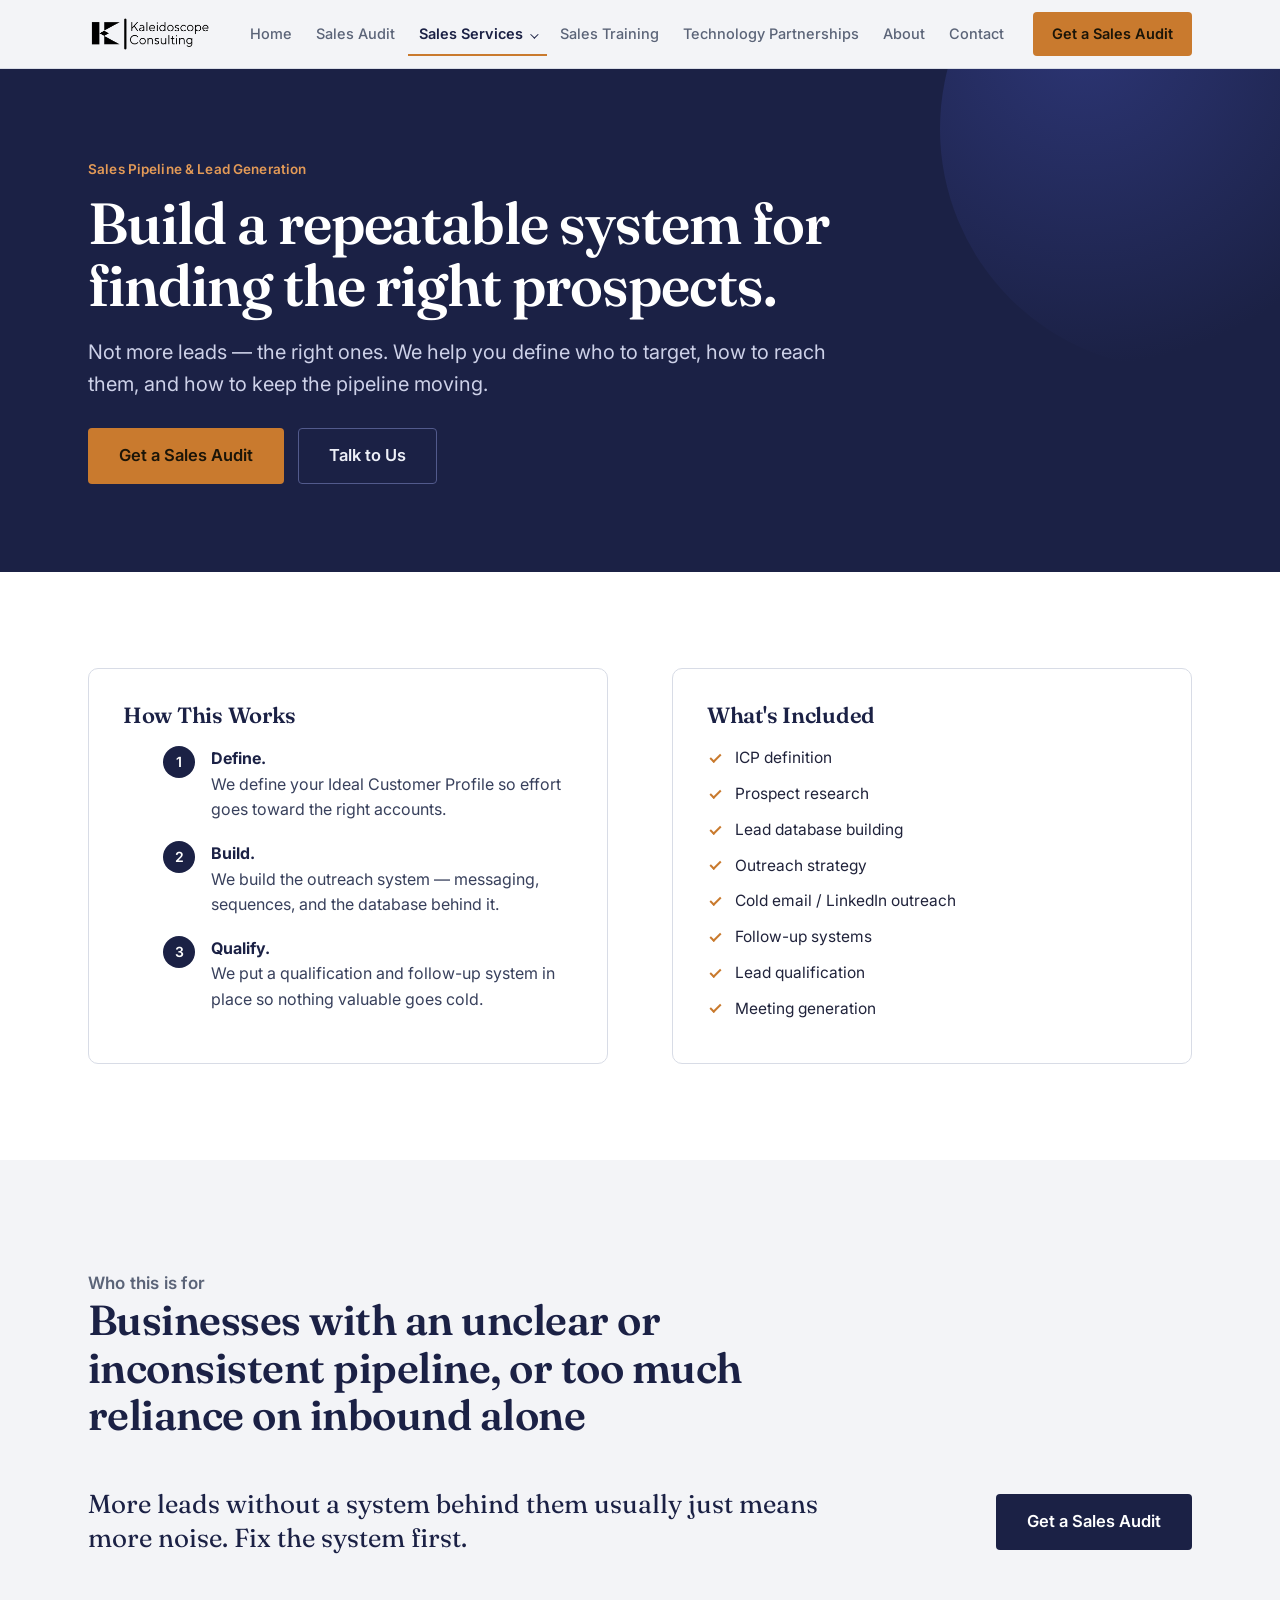
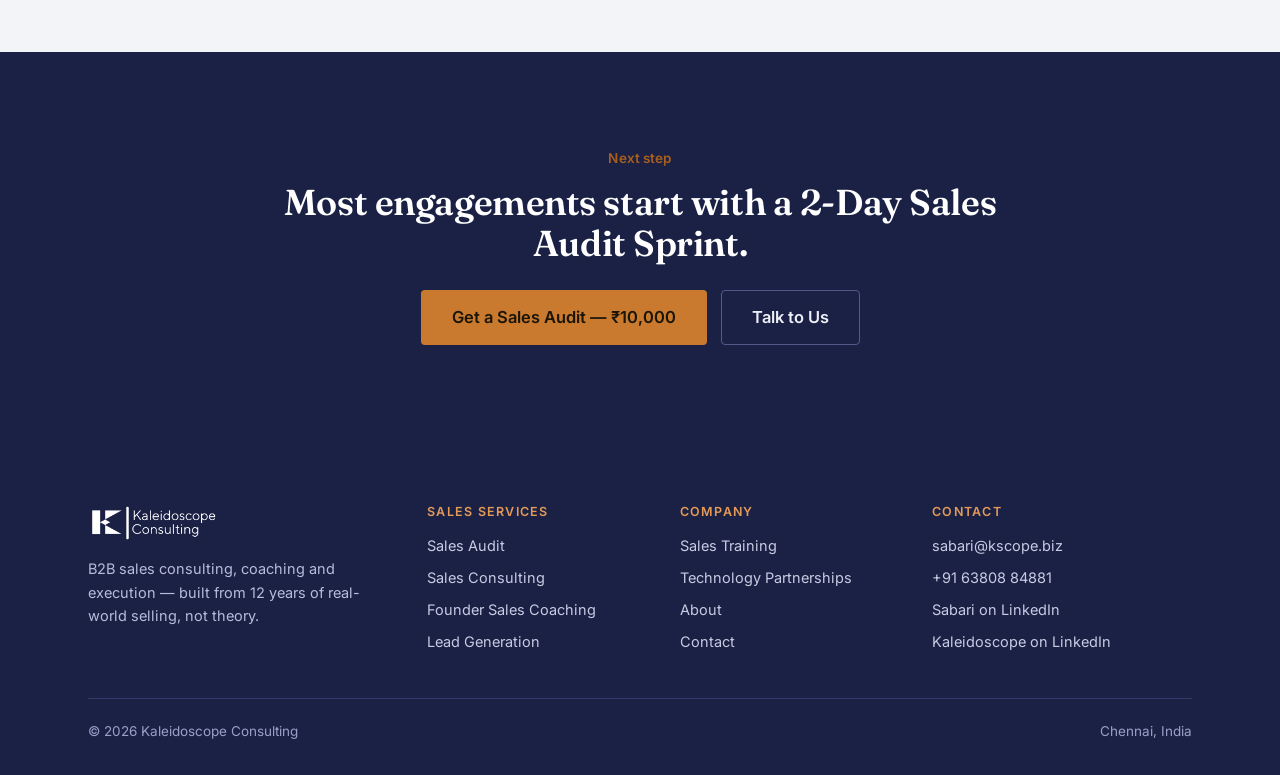
<file: lead-generation.html>
<!DOCTYPE html>
<html lang="en">
<head>
<meta charset="UTF-8" />
<meta name="viewport" content="width=device-width, initial-scale=1.0, viewport-fit=cover" />
<title>B2B Lead Generation & Sales Pipeline | Kaleidoscope Consulting</title>
<meta name="description" content="Build a repeatable system for finding, contacting and qualifying the right B2B prospects — ICP, outreach, and follow-up systems." />
<link rel="canonical" href="https://kscope.biz/lead-generation.html" />
<meta property="og:title" content="B2B Lead Generation & Sales Pipeline | Kaleidoscope Consulting" />
<meta property="og:description" content="Build a repeatable system for finding, contacting and qualifying the right B2B prospects — ICP, outreach, and follow-up systems." />
<meta property="og:type" content="website" />
<meta property="og:url" content="https://kscope.biz/lead-generation.html" />
<link rel="icon" type="image/png" href="assets/img/favicon.png" />
<link rel="apple-touch-icon" href="assets/img/apple-touch-icon.png" />
<link rel="preconnect" href="https://fonts.googleapis.com">
<link rel="preconnect" href="https://fonts.gstatic.com" crossorigin>
<link href="https://fonts.googleapis.com/css2?family=Fraunces:opsz,wght@9..144,400;9..144,500;9..144,600;9..144,700&family=Inter:wght@400;500;600;700&display=swap" rel="stylesheet">
<link rel="stylesheet" href="assets/styles.css?v=1791196353" />
</head>
<body>
<a class="skip-link" href="#main">Skip to content</a>
<header class="site-header">
  <div class="wrap header-inner">
    <a class="brand" href="index.html" aria-label="Kaleidoscope Consulting — home">
      <img src="assets/img/kscope-logo.png" alt="Kaleidoscope Consulting" width="163" height="41" />
    </a>
    <button class="nav-toggle" aria-expanded="false" aria-controls="site-nav" aria-label="Open menu">
      <span></span><span></span><span></span>
    </button>
    <nav class="site-nav" id="site-nav" aria-label="Primary">
      <ul class="nav-list">
        <li><a class="nav-link" href="index.html">Home</a></li>
        <li><a class="nav-link" href="sales-audit.html">Sales Audit</a></li>
        <li class="has-sub"><a class="nav-link is-current" href="sales-consulting.html" aria-haspopup="true">Sales Services</a><ul class="subnav"><li><a href="sales-consulting.html">Sales Consulting</a></li><li><a href="sales-coaching.html">Founder Sales Coaching</a></li><li><a href="lead-generation.html">Lead Generation</a></li></ul></li>
        <li><a class="nav-link" href="corporate-training.html">Sales Training</a></li>
        <li><a class="nav-link" href="technology-partnerships.html">Technology Partnerships</a></li>
        <li><a class="nav-link" href="about.html">About</a></li>
        <li><a class="nav-link" href="contact.html">Contact</a></li>
      </ul>
      <a class="btn btn-primary nav-cta" href="sales-audit.html">Get a Sales Audit</a>
    </nav>
  </div>
</header>
<div id="thanks" class="thanks" role="status" hidden>Thanks — your message is in. We'll get back to you shortly.</div>

<main id="main">

<section class="page-hero">
  <div class="wrap">
    <p class="kicker">Sales Pipeline & Lead Generation</p>
    <h1>Build a repeatable system for finding the right prospects.</h1>
    <p class="lede">Not more leads — the right ones. We help you define who to target, how to reach them, and how to keep the pipeline moving.</p>
    <div class="hero-ctas">
      <a class="btn btn-primary btn-lg" href="sales-audit.html">Get a Sales Audit</a>
      <a class="btn btn-ghost btn-lg" href="contact.html">Talk to Us</a>
    </div>
  </div>
</section>

<section class="bg-white">
  <div class="wrap two-col">
    <div class="panel">
      <h3>How This Works</h3>
      <ol class="steps">
        <li><b>Define.</b> We define your Ideal Customer Profile so effort goes toward the right accounts.</li>
<li><b>Build.</b> We build the outreach system — messaging, sequences, and the database behind it.</li>
<li><b>Qualify.</b> We put a qualification and follow-up system in place so nothing valuable goes cold.</li>
      </ol>
    </div>
    <div class="panel">
      <h3>What's Included</h3>
      <ul class="checks one">
        <li>ICP definition</li>
<li>Prospect research</li>
<li>Lead database building</li>
<li>Outreach strategy</li>
<li>Cold email / LinkedIn outreach</li>
<li>Follow-up systems</li>
<li>Lead qualification</li>
<li>Meeting generation</li>
      </ul>
    </div>
  </div>
</section>

<section>
  <div class="wrap">
    <div class="section-head">
      <p class="kicker">Who this is for</p>
      <h2>Businesses with an unclear or inconsistent pipeline, or too much reliance on inbound alone</h2>
    </div>
    <div class="problem-cta" style="margin-top:0;">
      <p>More leads without a system behind them usually just means more noise. Fix the system first.</p>
      <a class="btn btn-dark btn-lg" href="sales-audit.html">Get a Sales Audit</a>
    </div>
  </div>
</section>

<section class="bg-ink" style="text-align:center;">
  <div class="wrap">
    <p class="kicker" style="justify-content:center;">Next step</p>
    <h2 style="font-size:clamp(26px,3.4vw,36px); max-width:22em; margin:0 auto 26px;">Most engagements start with a 2-Day Sales Audit Sprint.</h2>
    <div class="hero-ctas" style="justify-content:center; margin-bottom:0;">
      <a class="btn btn-primary btn-lg" href="sales-audit.html">Get a Sales Audit — &#8377;10,000</a>
      <a class="btn btn-ghost btn-lg" href="contact.html">Talk to Us</a>
    </div>
  </div>
</section>

</main>
<div class="mobile-cta"><div class="wrap"><a class="btn btn-primary" href="sales-audit.html">Get a Sales Audit</a></div></div>
<footer class="site-footer">
  <div class="wrap">
    <div class="footer-grid">
      <div class="footer-brand">
        <img src="assets/img/kscope-logo-white.png" alt="Kaleidoscope Consulting" width="150" height="38" />
        <p>B2B sales consulting, coaching and execution — built from 12 years of real-world selling, not theory.</p>
      </div>
      <div>
        <h4>Sales Services</h4>
        <ul>
          <li><a href="sales-audit.html">Sales Audit</a></li>
          <li><a href="sales-consulting.html">Sales Consulting</a></li>
          <li><a href="sales-coaching.html">Founder Sales Coaching</a></li>
          <li><a href="lead-generation.html">Lead Generation</a></li>
        </ul>
      </div>
      <div>
        <h4>Company</h4>
        <ul>
          <li><a href="corporate-training.html">Sales Training</a></li>
          <li><a href="technology-partnerships.html">Technology Partnerships</a></li>
          <li><a href="about.html">About</a></li>
          <li><a href="contact.html">Contact</a></li>
        </ul>
      </div>
      <div>
        <h4>Contact</h4>
        <ul>
          <li><a href="mailto:sabari@kscope.biz">sabari@kscope.biz</a></li>
          <li><a href="tel:+916380884881">+91 63808 84881</a></li>
          <li><a href="https://www.linkedin.com/in/sabariviknesh/" target="_blank" rel="noopener">Sabari on LinkedIn</a></li>
          <li><a href="https://www.linkedin.com/company/kscope-consulting/?viewAsMember=true" target="_blank" rel="noopener">Kaleidoscope on LinkedIn</a></li>
        </ul>
      </div>
    </div>
    <div class="footer-bottom">
      <span>© 2026 Kaleidoscope Consulting</span>
      <span>Chennai, India</span>
    </div>
  </div>
</footer>
<script src="assets/site.js?v=1791196353"></script>
</body>
</html>
</file>
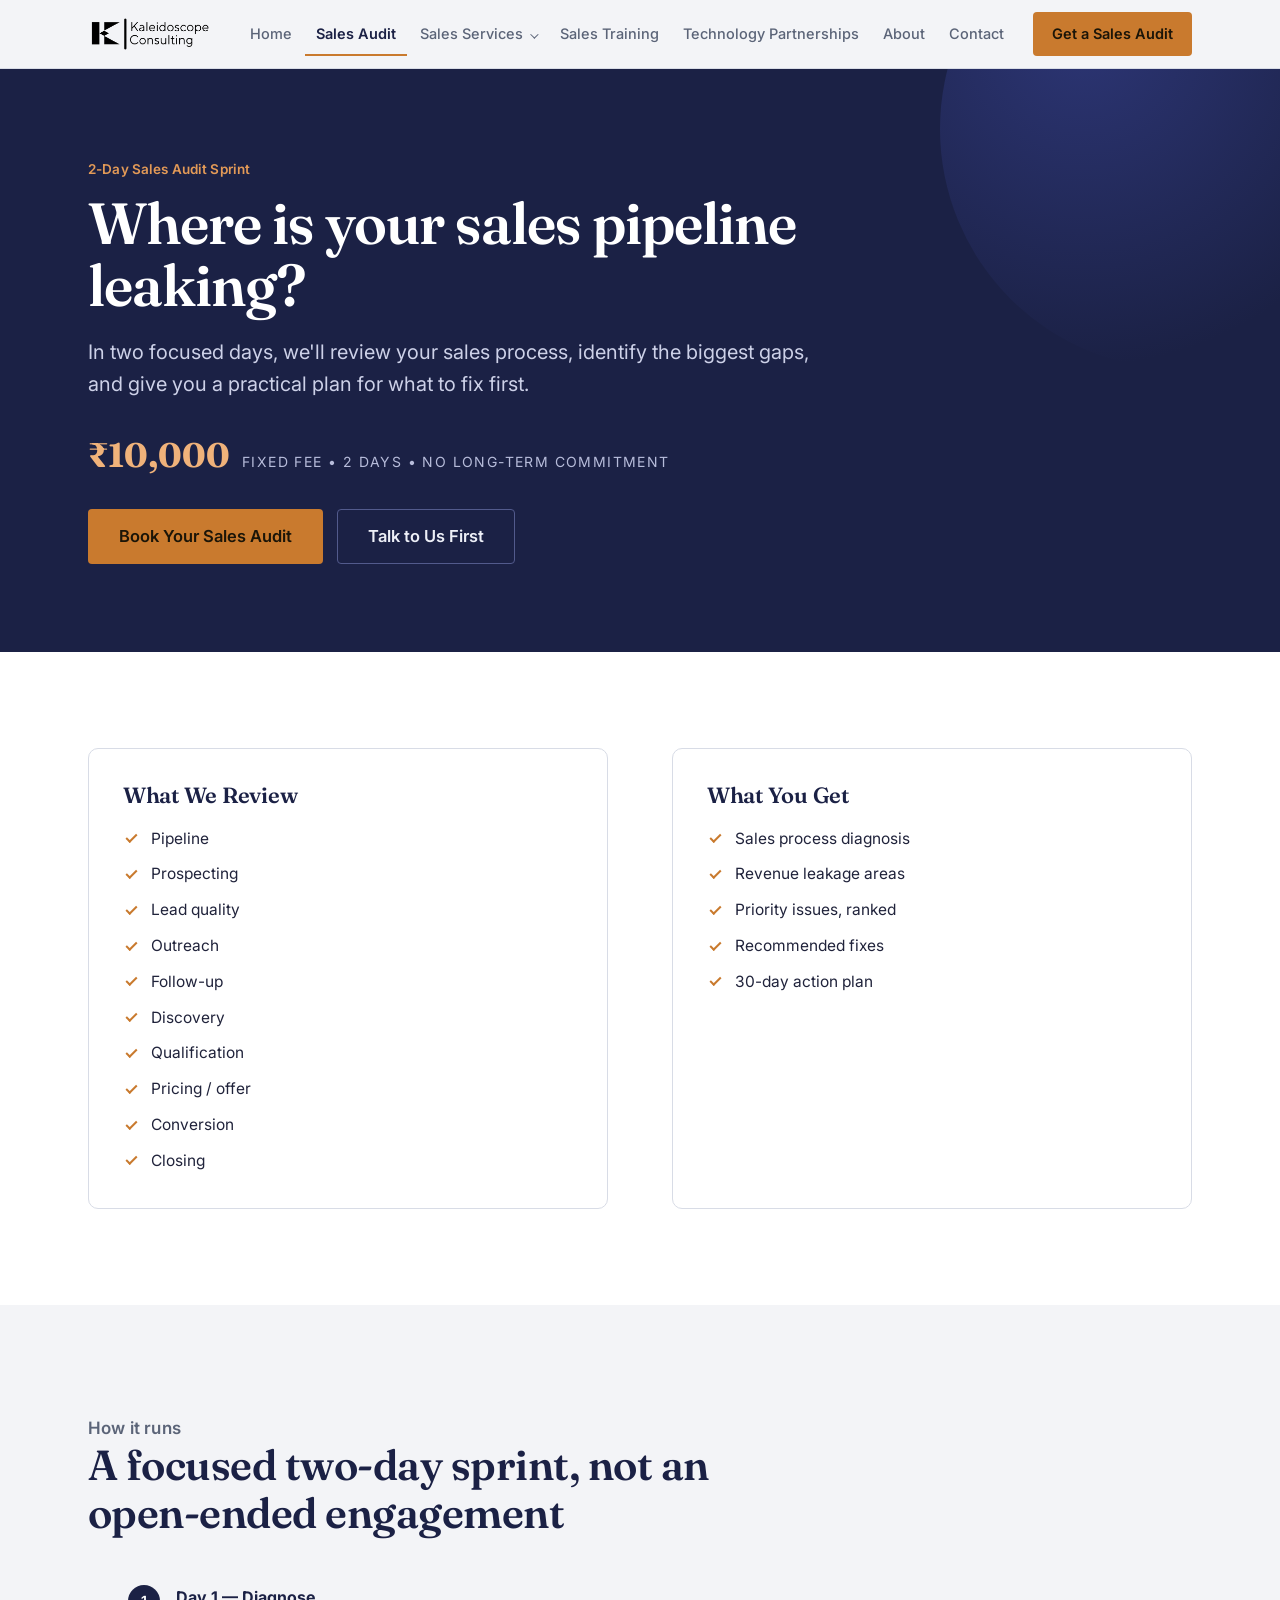
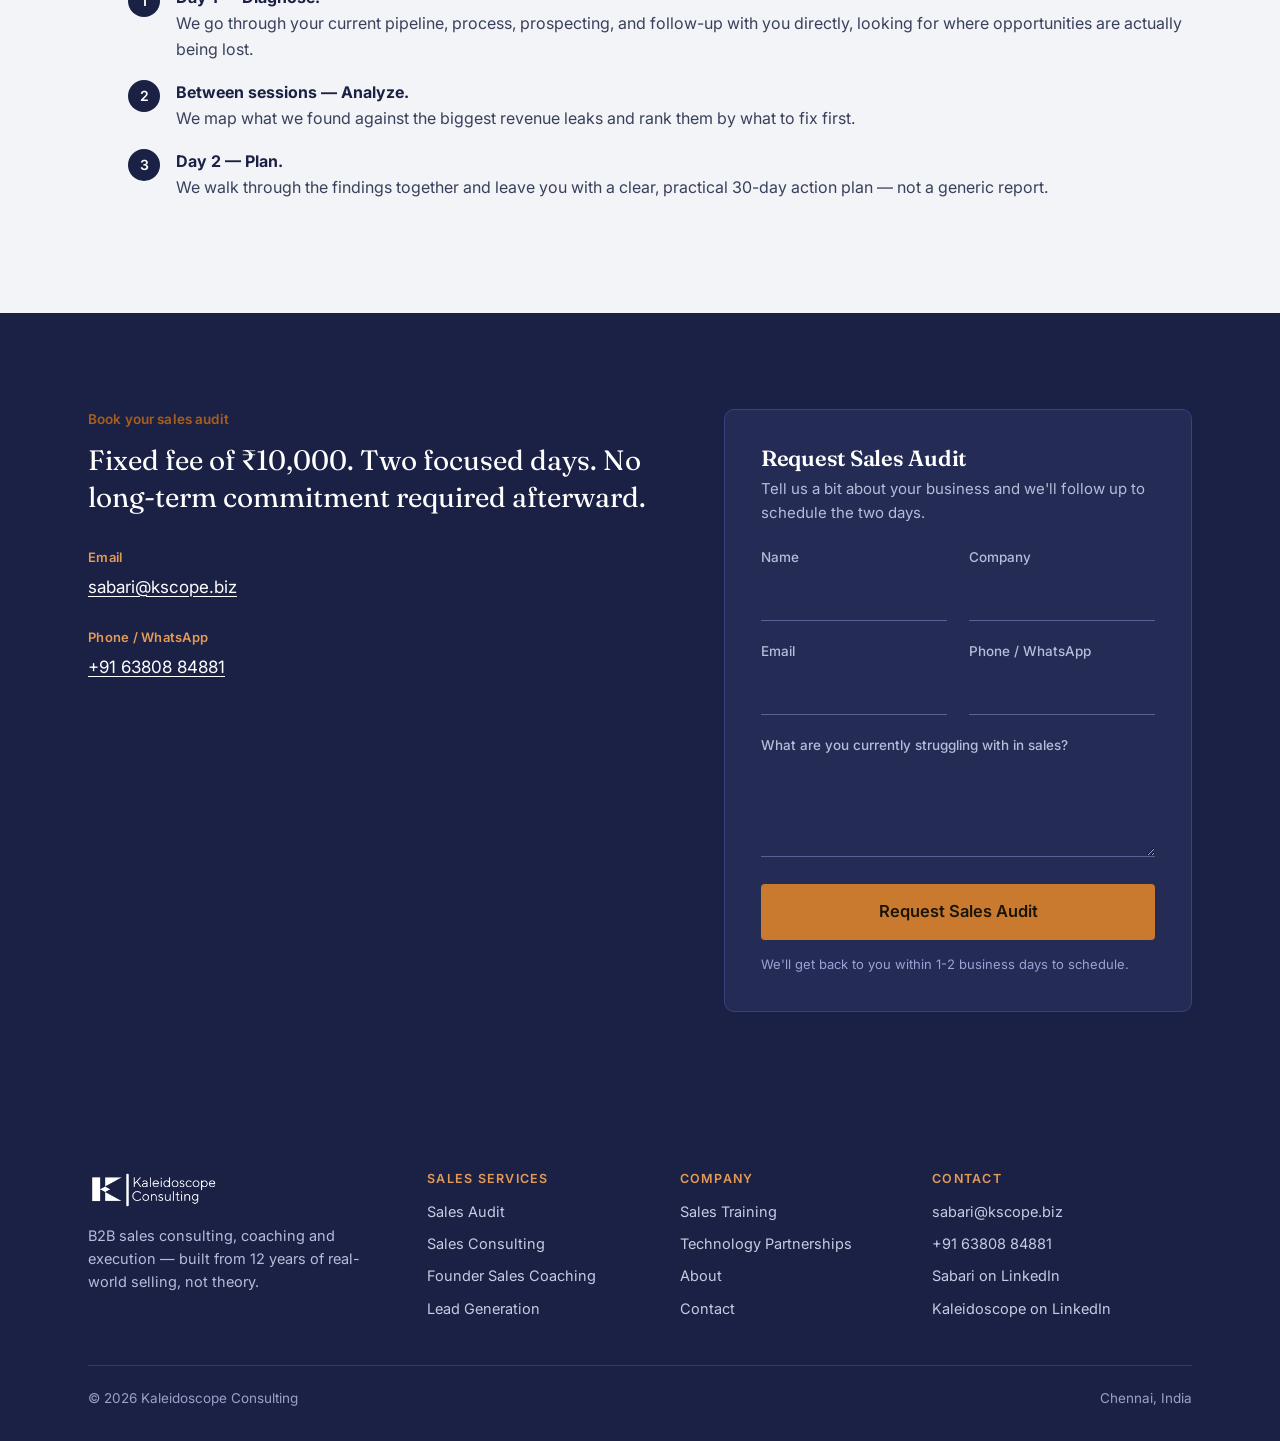
<file: sales-audit.html>
<!DOCTYPE html>
<html lang="en">
<head>
<meta charset="UTF-8" />
<meta name="viewport" content="width=device-width, initial-scale=1.0, viewport-fit=cover" />
<title>2-Day Sales Audit Sprint | Kaleidoscope Consulting</title>
<meta name="description" content="A focused 2-day review of your sales pipeline, process and conversion gaps, followed by a clear, practical action plan. Fixed fee: ₹10,000." />
<link rel="canonical" href="https://kscope.biz/sales-audit.html" />
<meta property="og:title" content="2-Day Sales Audit Sprint | Kaleidoscope Consulting" />
<meta property="og:description" content="A focused 2-day review of your sales pipeline, process and conversion gaps, followed by a clear, practical action plan. Fixed fee: ₹10,000." />
<meta property="og:type" content="website" />
<meta property="og:url" content="https://kscope.biz/sales-audit.html" />
<link rel="icon" type="image/png" href="assets/img/favicon.png" />
<link rel="apple-touch-icon" href="assets/img/apple-touch-icon.png" />
<link rel="preconnect" href="https://fonts.googleapis.com">
<link rel="preconnect" href="https://fonts.gstatic.com" crossorigin>
<link href="https://fonts.googleapis.com/css2?family=Fraunces:opsz,wght@9..144,400;9..144,500;9..144,600;9..144,700&family=Inter:wght@400;500;600;700&display=swap" rel="stylesheet">
<link rel="stylesheet" href="assets/styles.css?v=1791196353" />
</head>
<body>
<a class="skip-link" href="#main">Skip to content</a>
<header class="site-header">
  <div class="wrap header-inner">
    <a class="brand" href="index.html" aria-label="Kaleidoscope Consulting — home">
      <img src="assets/img/kscope-logo.png" alt="Kaleidoscope Consulting" width="163" height="41" />
    </a>
    <button class="nav-toggle" aria-expanded="false" aria-controls="site-nav" aria-label="Open menu">
      <span></span><span></span><span></span>
    </button>
    <nav class="site-nav" id="site-nav" aria-label="Primary">
      <ul class="nav-list">
        <li><a class="nav-link" href="index.html">Home</a></li>
        <li><a class="nav-link is-current" href="sales-audit.html">Sales Audit</a></li>
        <li class="has-sub"><a class="nav-link" href="sales-consulting.html" aria-haspopup="true">Sales Services</a><ul class="subnav"><li><a href="sales-consulting.html">Sales Consulting</a></li><li><a href="sales-coaching.html">Founder Sales Coaching</a></li><li><a href="lead-generation.html">Lead Generation</a></li></ul></li>
        <li><a class="nav-link" href="corporate-training.html">Sales Training</a></li>
        <li><a class="nav-link" href="technology-partnerships.html">Technology Partnerships</a></li>
        <li><a class="nav-link" href="about.html">About</a></li>
        <li><a class="nav-link" href="contact.html">Contact</a></li>
      </ul>
      <a class="btn btn-primary nav-cta" href="sales-audit.html">Get a Sales Audit</a>
    </nav>
  </div>
</header>
<div id="thanks" class="thanks" role="status" hidden>Thanks — your message is in. We'll get back to you shortly.</div>

<main id="main">

<section class="page-hero">
  <div class="wrap">
    <p class="kicker">2-Day Sales Audit Sprint</p>
    <h1>Where is your sales pipeline leaking?</h1>
    <p class="lede">In two focused days, we'll review your sales process, identify the biggest gaps, and give you a practical plan for what to fix first.</p>
    <p class="price-inline"><strong>&#8377;10,000</strong> fixed fee &bull; 2 days &bull; no long-term commitment</p>
    <div class="hero-ctas">
      <a class="btn btn-primary btn-lg" href="#book">Book Your Sales Audit</a>
      <a class="btn btn-ghost btn-lg" href="contact.html">Talk to Us First</a>
    </div>
  </div>
</section>

<section class="bg-white">
  <div class="wrap two-col">
    <div class="panel">
      <h3>What We Review</h3>
      <ul class="checks one">
        <li>Pipeline</li>
        <li>Prospecting</li>
        <li>Lead quality</li>
        <li>Outreach</li>
        <li>Follow-up</li>
        <li>Discovery</li>
        <li>Qualification</li>
        <li>Pricing / offer</li>
        <li>Conversion</li>
        <li>Closing</li>
      </ul>
    </div>
    <div class="panel">
      <h3>What You Get</h3>
      <ul class="checks one">
        <li>Sales process diagnosis</li>
        <li>Revenue leakage areas</li>
        <li>Priority issues, ranked</li>
        <li>Recommended fixes</li>
        <li>30-day action plan</li>
      </ul>
    </div>
  </div>
</section>

<section>
  <div class="wrap">
    <div class="section-head">
      <p class="kicker">How it runs</p>
      <h2>A focused two-day sprint, not an open-ended engagement</h2>
    </div>
    <ol class="steps">
      <li><b>Day 1 — Diagnose.</b> We go through your current pipeline, process, prospecting, and follow-up with you directly, looking for where opportunities are actually being lost.</li>
      <li><b>Between sessions — Analyze.</b> We map what we found against the biggest revenue leaks and rank them by what to fix first.</li>
      <li><b>Day 2 — Plan.</b> We walk through the findings together and leave you with a clear, practical 30-day action plan — not a generic report.</li>
    </ol>
  </div>
</section>

<section class="bg-ink" id="book">
  <div class="wrap contact-grid">
    <div>
      <p class="kicker">Book your sales audit</p>
      <p class="contact-lead">Fixed fee of &#8377;10,000. Two focused days. No long-term commitment required afterward.</p>
      <div class="contact-points" style="margin-top:32px;">
        <div class="contact-point"><p class="k">Email</p><p class="v"><a href="mailto:sabari@kscope.biz">sabari@kscope.biz</a></p></div>
        <div class="contact-point"><p class="k">Phone / WhatsApp</p><p class="v"><a href="tel:+916380884881">+91 63808 84881</a></p></div>
      </div>
    </div>
    <div class="form-card">
      <h3>Request Sales Audit</h3>
      <p class="form-sub">Tell us a bit about your business and we'll follow up to schedule the two days.</p>
      <form action="https://formsubmit.co/sabari@kscope.biz" method="POST">
        <input type="hidden" name="_subject" value="Sales Audit request — Kaleidoscope Consulting" />
        <input type="hidden" name="_captcha" value="false" />
        <input type="hidden" name="_next" value="https://kscope.biz/sales-audit.html?thanks=1" />
        <div class="field-row">
          <div class="field"><label for="a-name">Name</label><input id="a-name" name="Name" type="text" required /></div>
          <div class="field"><label for="a-company">Company</label><input id="a-company" name="Company" type="text" required /></div>
        </div>
        <div class="field-row">
          <div class="field"><label for="a-email">Email</label><input id="a-email" name="Email" type="email" required /></div>
          <div class="field"><label for="a-phone">Phone / WhatsApp</label><input id="a-phone" name="Phone" type="tel" required /></div>
        </div>
        <div class="field"><label for="a-msg">What are you currently struggling with in sales?</label><textarea id="a-msg" name="Message" required></textarea></div>
        <button class="btn btn-primary btn-lg" type="submit">Request Sales Audit</button>
        <p class="form-note">We'll get back to you within 1-2 business days to schedule.</p>
      </form>
    </div>
  </div>
</section>

</main>
<div class="mobile-cta"><div class="wrap"><a class="btn btn-primary" href="#book">Book Your Sales Audit</a></div></div>
<footer class="site-footer">
  <div class="wrap">
    <div class="footer-grid">
      <div class="footer-brand">
        <img src="assets/img/kscope-logo-white.png" alt="Kaleidoscope Consulting" width="150" height="38" />
        <p>B2B sales consulting, coaching and execution — built from 12 years of real-world selling, not theory.</p>
      </div>
      <div>
        <h4>Sales Services</h4>
        <ul>
          <li><a href="sales-audit.html">Sales Audit</a></li>
          <li><a href="sales-consulting.html">Sales Consulting</a></li>
          <li><a href="sales-coaching.html">Founder Sales Coaching</a></li>
          <li><a href="lead-generation.html">Lead Generation</a></li>
        </ul>
      </div>
      <div>
        <h4>Company</h4>
        <ul>
          <li><a href="corporate-training.html">Sales Training</a></li>
          <li><a href="technology-partnerships.html">Technology Partnerships</a></li>
          <li><a href="about.html">About</a></li>
          <li><a href="contact.html">Contact</a></li>
        </ul>
      </div>
      <div>
        <h4>Contact</h4>
        <ul>
          <li><a href="mailto:sabari@kscope.biz">sabari@kscope.biz</a></li>
          <li><a href="tel:+916380884881">+91 63808 84881</a></li>
          <li><a href="https://www.linkedin.com/in/sabariviknesh/" target="_blank" rel="noopener">Sabari on LinkedIn</a></li>
          <li><a href="https://www.linkedin.com/company/kscope-consulting/?viewAsMember=true" target="_blank" rel="noopener">Kaleidoscope on LinkedIn</a></li>
        </ul>
      </div>
    </div>
    <div class="footer-bottom">
      <span>© 2026 Kaleidoscope Consulting</span>
      <span>Chennai, India</span>
    </div>
  </div>
</footer>
<script src="assets/site.js?v=1791196353"></script>
</body>
</html>
</file>
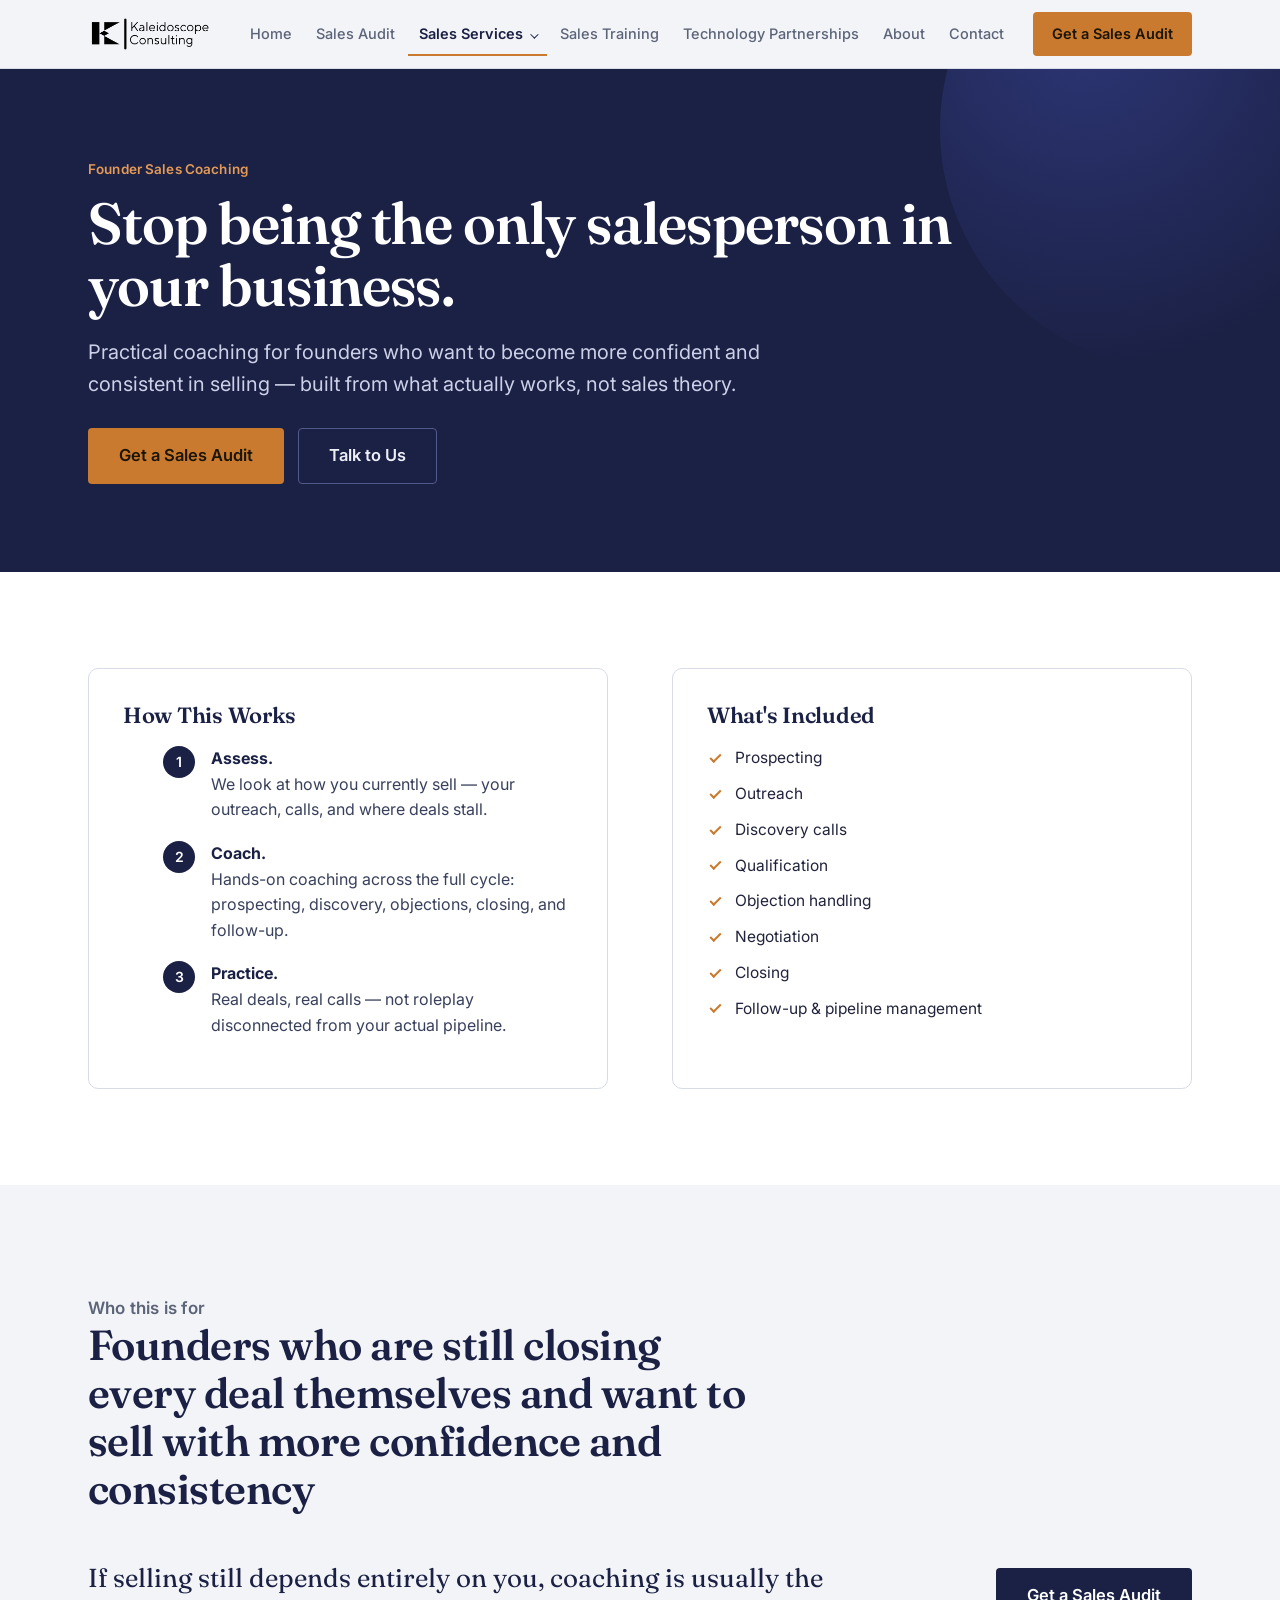
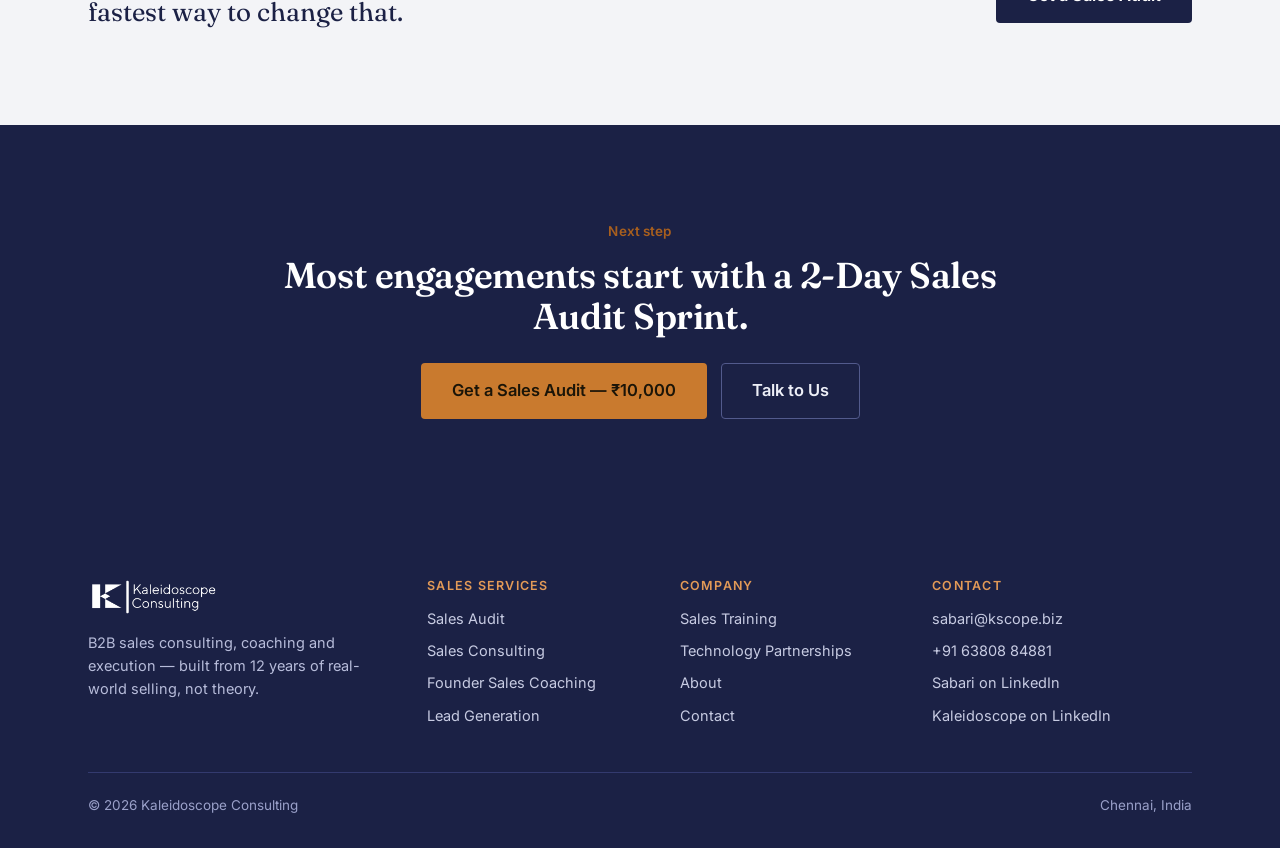
<file: sales-coaching.html>
<!DOCTYPE html>
<html lang="en">
<head>
<meta charset="UTF-8" />
<meta name="viewport" content="width=device-width, initial-scale=1.0, viewport-fit=cover" />
<title>Founder Sales Coaching | Kaleidoscope Consulting</title>
<meta name="description" content="Practical sales coaching for founders who want to become more confident and consistent in selling — prospecting through closing." />
<link rel="canonical" href="https://kscope.biz/sales-coaching.html" />
<meta property="og:title" content="Founder Sales Coaching | Kaleidoscope Consulting" />
<meta property="og:description" content="Practical sales coaching for founders who want to become more confident and consistent in selling — prospecting through closing." />
<meta property="og:type" content="website" />
<meta property="og:url" content="https://kscope.biz/sales-coaching.html" />
<link rel="icon" type="image/png" href="assets/img/favicon.png" />
<link rel="apple-touch-icon" href="assets/img/apple-touch-icon.png" />
<link rel="preconnect" href="https://fonts.googleapis.com">
<link rel="preconnect" href="https://fonts.gstatic.com" crossorigin>
<link href="https://fonts.googleapis.com/css2?family=Fraunces:opsz,wght@9..144,400;9..144,500;9..144,600;9..144,700&family=Inter:wght@400;500;600;700&display=swap" rel="stylesheet">
<link rel="stylesheet" href="assets/styles.css?v=1791196353" />
</head>
<body>
<a class="skip-link" href="#main">Skip to content</a>
<header class="site-header">
  <div class="wrap header-inner">
    <a class="brand" href="index.html" aria-label="Kaleidoscope Consulting — home">
      <img src="assets/img/kscope-logo.png" alt="Kaleidoscope Consulting" width="163" height="41" />
    </a>
    <button class="nav-toggle" aria-expanded="false" aria-controls="site-nav" aria-label="Open menu">
      <span></span><span></span><span></span>
    </button>
    <nav class="site-nav" id="site-nav" aria-label="Primary">
      <ul class="nav-list">
        <li><a class="nav-link" href="index.html">Home</a></li>
        <li><a class="nav-link" href="sales-audit.html">Sales Audit</a></li>
        <li class="has-sub"><a class="nav-link is-current" href="sales-consulting.html" aria-haspopup="true">Sales Services</a><ul class="subnav"><li><a href="sales-consulting.html">Sales Consulting</a></li><li><a href="sales-coaching.html">Founder Sales Coaching</a></li><li><a href="lead-generation.html">Lead Generation</a></li></ul></li>
        <li><a class="nav-link" href="corporate-training.html">Sales Training</a></li>
        <li><a class="nav-link" href="technology-partnerships.html">Technology Partnerships</a></li>
        <li><a class="nav-link" href="about.html">About</a></li>
        <li><a class="nav-link" href="contact.html">Contact</a></li>
      </ul>
      <a class="btn btn-primary nav-cta" href="sales-audit.html">Get a Sales Audit</a>
    </nav>
  </div>
</header>
<div id="thanks" class="thanks" role="status" hidden>Thanks — your message is in. We'll get back to you shortly.</div>

<main id="main">

<section class="page-hero">
  <div class="wrap">
    <p class="kicker">Founder Sales Coaching</p>
    <h1>Stop being the only salesperson in your business.</h1>
    <p class="lede">Practical coaching for founders who want to become more confident and consistent in selling — built from what actually works, not sales theory.</p>
    <div class="hero-ctas">
      <a class="btn btn-primary btn-lg" href="sales-audit.html">Get a Sales Audit</a>
      <a class="btn btn-ghost btn-lg" href="contact.html">Talk to Us</a>
    </div>
  </div>
</section>

<section class="bg-white">
  <div class="wrap two-col">
    <div class="panel">
      <h3>How This Works</h3>
      <ol class="steps">
        <li><b>Assess.</b> We look at how you currently sell — your outreach, calls, and where deals stall.</li>
<li><b>Coach.</b> Hands-on coaching across the full cycle: prospecting, discovery, objections, closing, and follow-up.</li>
<li><b>Practice.</b> Real deals, real calls — not roleplay disconnected from your actual pipeline.</li>
      </ol>
    </div>
    <div class="panel">
      <h3>What's Included</h3>
      <ul class="checks one">
        <li>Prospecting</li>
<li>Outreach</li>
<li>Discovery calls</li>
<li>Qualification</li>
<li>Objection handling</li>
<li>Negotiation</li>
<li>Closing</li>
<li>Follow-up & pipeline management</li>
      </ul>
    </div>
  </div>
</section>

<section>
  <div class="wrap">
    <div class="section-head">
      <p class="kicker">Who this is for</p>
      <h2>Founders who are still closing every deal themselves and want to sell with more confidence and consistency</h2>
    </div>
    <div class="problem-cta" style="margin-top:0;">
      <p>If selling still depends entirely on you, coaching is usually the fastest way to change that.</p>
      <a class="btn btn-dark btn-lg" href="sales-audit.html">Get a Sales Audit</a>
    </div>
  </div>
</section>

<section class="bg-ink" style="text-align:center;">
  <div class="wrap">
    <p class="kicker" style="justify-content:center;">Next step</p>
    <h2 style="font-size:clamp(26px,3.4vw,36px); max-width:22em; margin:0 auto 26px;">Most engagements start with a 2-Day Sales Audit Sprint.</h2>
    <div class="hero-ctas" style="justify-content:center; margin-bottom:0;">
      <a class="btn btn-primary btn-lg" href="sales-audit.html">Get a Sales Audit — &#8377;10,000</a>
      <a class="btn btn-ghost btn-lg" href="contact.html">Talk to Us</a>
    </div>
  </div>
</section>

</main>
<div class="mobile-cta"><div class="wrap"><a class="btn btn-primary" href="sales-audit.html">Get a Sales Audit</a></div></div>
<footer class="site-footer">
  <div class="wrap">
    <div class="footer-grid">
      <div class="footer-brand">
        <img src="assets/img/kscope-logo-white.png" alt="Kaleidoscope Consulting" width="150" height="38" />
        <p>B2B sales consulting, coaching and execution — built from 12 years of real-world selling, not theory.</p>
      </div>
      <div>
        <h4>Sales Services</h4>
        <ul>
          <li><a href="sales-audit.html">Sales Audit</a></li>
          <li><a href="sales-consulting.html">Sales Consulting</a></li>
          <li><a href="sales-coaching.html">Founder Sales Coaching</a></li>
          <li><a href="lead-generation.html">Lead Generation</a></li>
        </ul>
      </div>
      <div>
        <h4>Company</h4>
        <ul>
          <li><a href="corporate-training.html">Sales Training</a></li>
          <li><a href="technology-partnerships.html">Technology Partnerships</a></li>
          <li><a href="about.html">About</a></li>
          <li><a href="contact.html">Contact</a></li>
        </ul>
      </div>
      <div>
        <h4>Contact</h4>
        <ul>
          <li><a href="mailto:sabari@kscope.biz">sabari@kscope.biz</a></li>
          <li><a href="tel:+916380884881">+91 63808 84881</a></li>
          <li><a href="https://www.linkedin.com/in/sabariviknesh/" target="_blank" rel="noopener">Sabari on LinkedIn</a></li>
          <li><a href="https://www.linkedin.com/company/kscope-consulting/?viewAsMember=true" target="_blank" rel="noopener">Kaleidoscope on LinkedIn</a></li>
        </ul>
      </div>
    </div>
    <div class="footer-bottom">
      <span>© 2026 Kaleidoscope Consulting</span>
      <span>Chennai, India</span>
    </div>
  </div>
</footer>
<script src="assets/site.js?v=1791196353"></script>
</body>
</html>
</file>
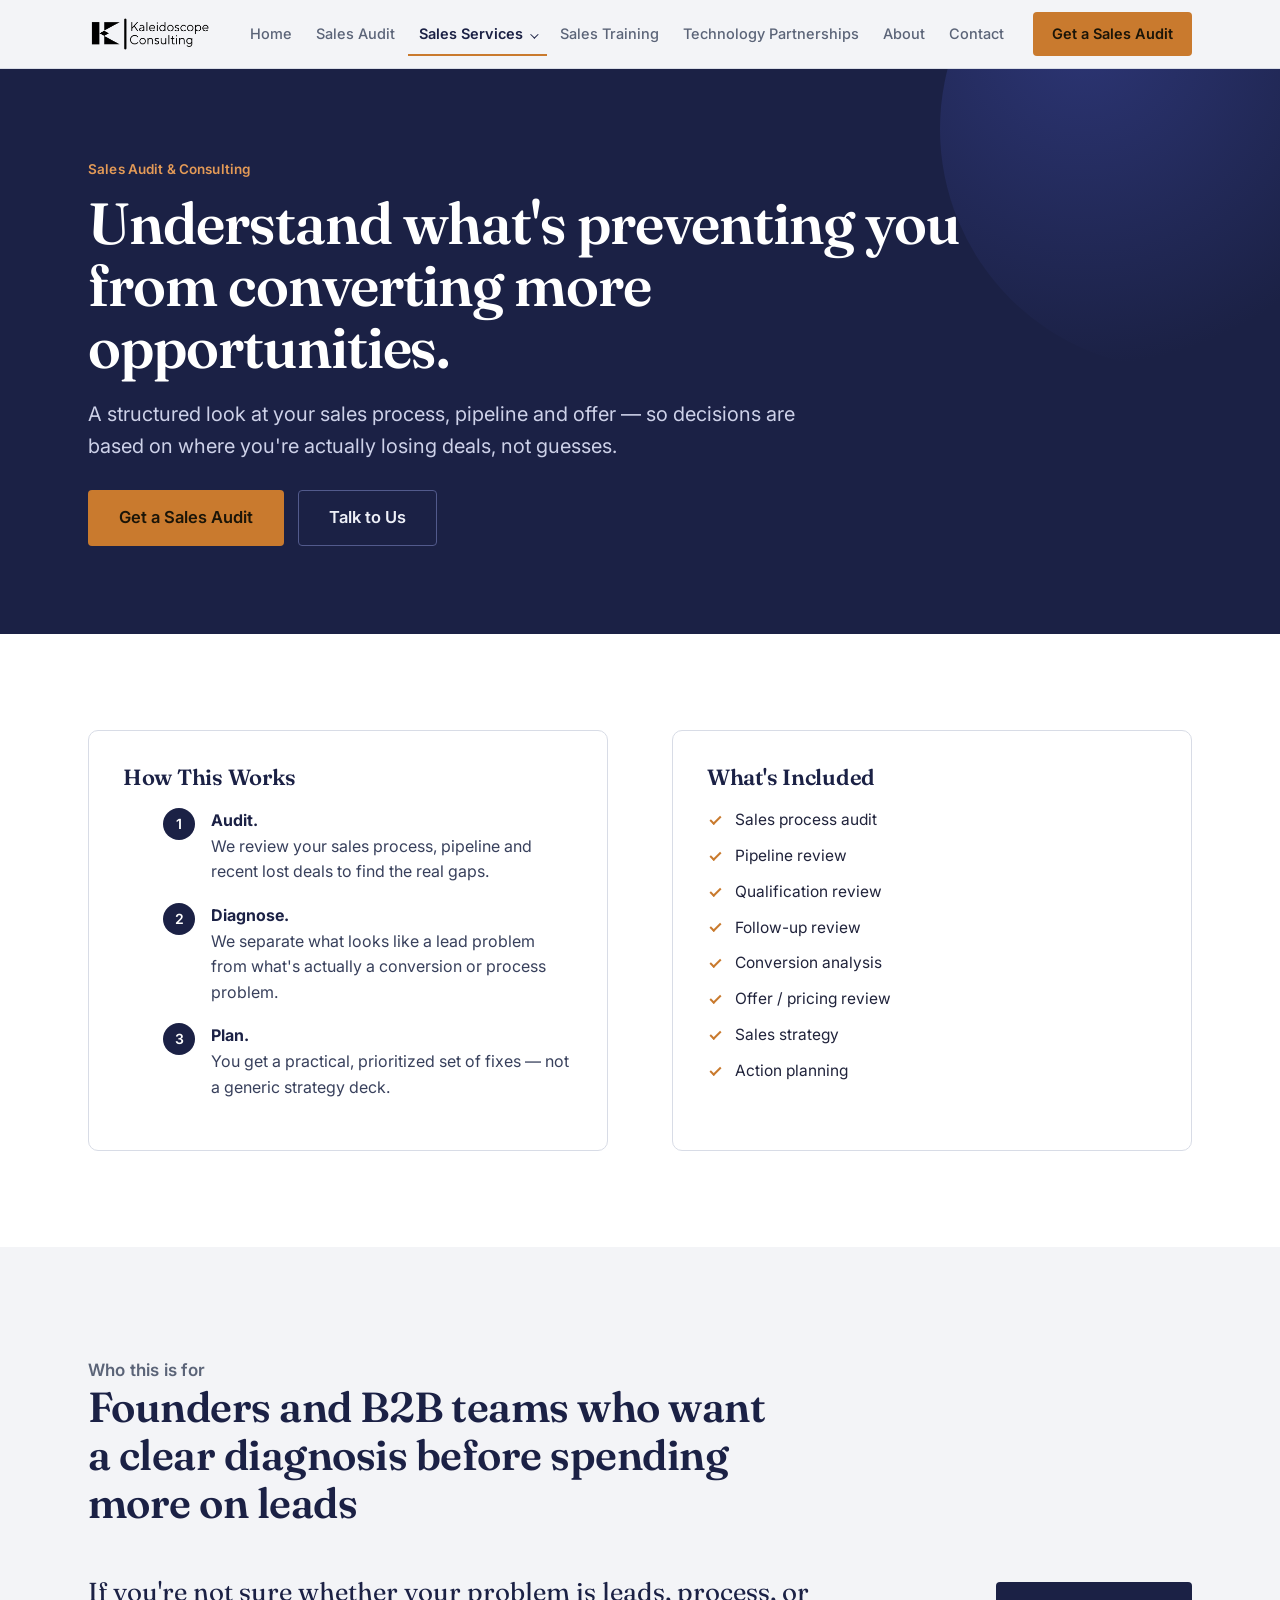
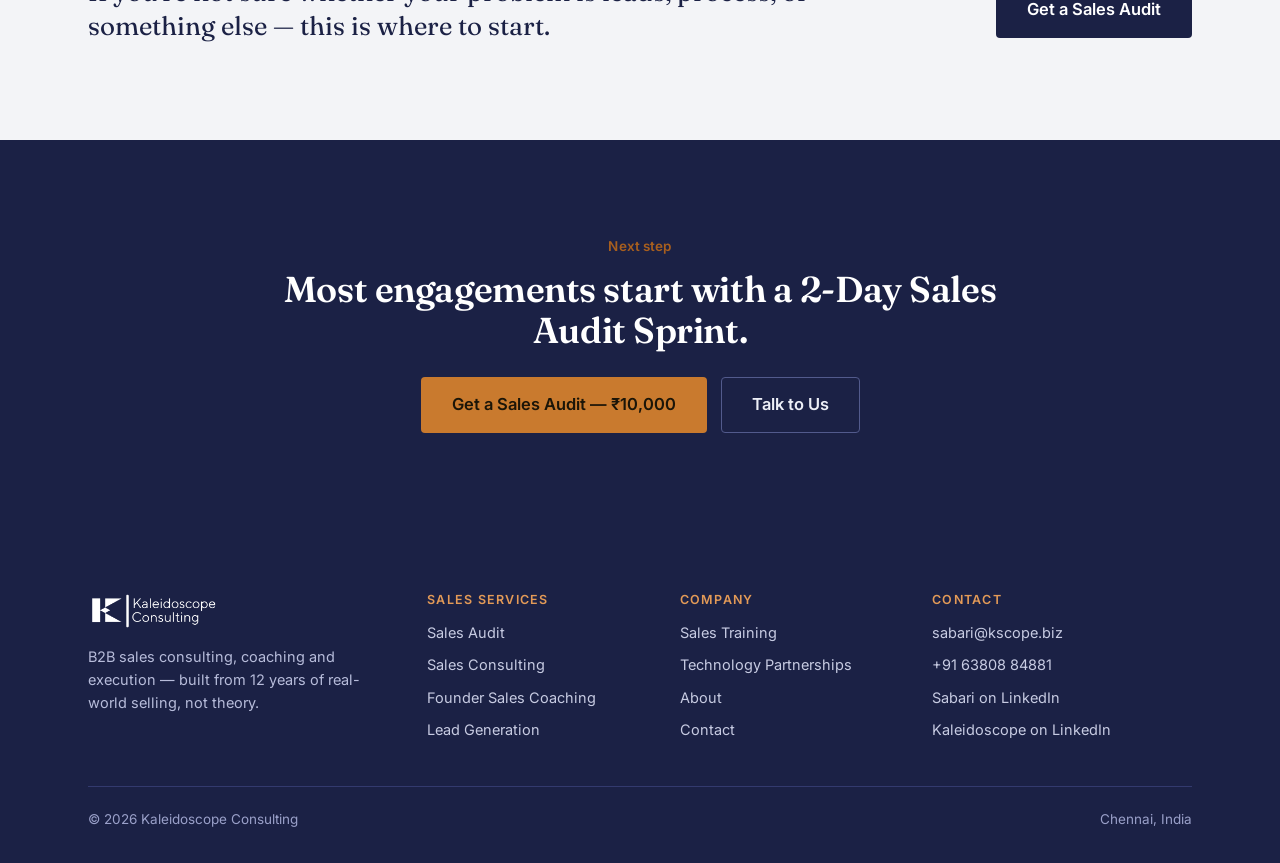
<file: sales-consulting.html>
<!DOCTYPE html>
<html lang="en">
<head>
<meta charset="UTF-8" />
<meta name="viewport" content="width=device-width, initial-scale=1.0, viewport-fit=cover" />
<title>B2B Sales Consulting | Kaleidoscope Consulting</title>
<meta name="description" content="Sales process audits, pipeline reviews and sales strategy for B2B businesses that want to convert more of the opportunities they already have." />
<link rel="canonical" href="https://kscope.biz/sales-consulting.html" />
<meta property="og:title" content="B2B Sales Consulting | Kaleidoscope Consulting" />
<meta property="og:description" content="Sales process audits, pipeline reviews and sales strategy for B2B businesses that want to convert more of the opportunities they already have." />
<meta property="og:type" content="website" />
<meta property="og:url" content="https://kscope.biz/sales-consulting.html" />
<link rel="icon" type="image/png" href="assets/img/favicon.png" />
<link rel="apple-touch-icon" href="assets/img/apple-touch-icon.png" />
<link rel="preconnect" href="https://fonts.googleapis.com">
<link rel="preconnect" href="https://fonts.gstatic.com" crossorigin>
<link href="https://fonts.googleapis.com/css2?family=Fraunces:opsz,wght@9..144,400;9..144,500;9..144,600;9..144,700&family=Inter:wght@400;500;600;700&display=swap" rel="stylesheet">
<link rel="stylesheet" href="assets/styles.css?v=1791196353" />
</head>
<body>
<a class="skip-link" href="#main">Skip to content</a>
<header class="site-header">
  <div class="wrap header-inner">
    <a class="brand" href="index.html" aria-label="Kaleidoscope Consulting — home">
      <img src="assets/img/kscope-logo.png" alt="Kaleidoscope Consulting" width="163" height="41" />
    </a>
    <button class="nav-toggle" aria-expanded="false" aria-controls="site-nav" aria-label="Open menu">
      <span></span><span></span><span></span>
    </button>
    <nav class="site-nav" id="site-nav" aria-label="Primary">
      <ul class="nav-list">
        <li><a class="nav-link" href="index.html">Home</a></li>
        <li><a class="nav-link" href="sales-audit.html">Sales Audit</a></li>
        <li class="has-sub"><a class="nav-link is-current" href="sales-consulting.html" aria-haspopup="true">Sales Services</a><ul class="subnav"><li><a href="sales-consulting.html">Sales Consulting</a></li><li><a href="sales-coaching.html">Founder Sales Coaching</a></li><li><a href="lead-generation.html">Lead Generation</a></li></ul></li>
        <li><a class="nav-link" href="corporate-training.html">Sales Training</a></li>
        <li><a class="nav-link" href="technology-partnerships.html">Technology Partnerships</a></li>
        <li><a class="nav-link" href="about.html">About</a></li>
        <li><a class="nav-link" href="contact.html">Contact</a></li>
      </ul>
      <a class="btn btn-primary nav-cta" href="sales-audit.html">Get a Sales Audit</a>
    </nav>
  </div>
</header>
<div id="thanks" class="thanks" role="status" hidden>Thanks — your message is in. We'll get back to you shortly.</div>

<main id="main">

<section class="page-hero">
  <div class="wrap">
    <p class="kicker">Sales Audit & Consulting</p>
    <h1>Understand what's preventing you from converting more opportunities.</h1>
    <p class="lede">A structured look at your sales process, pipeline and offer — so decisions are based on where you're actually losing deals, not guesses.</p>
    <div class="hero-ctas">
      <a class="btn btn-primary btn-lg" href="sales-audit.html">Get a Sales Audit</a>
      <a class="btn btn-ghost btn-lg" href="contact.html">Talk to Us</a>
    </div>
  </div>
</section>

<section class="bg-white">
  <div class="wrap two-col">
    <div class="panel">
      <h3>How This Works</h3>
      <ol class="steps">
        <li><b>Audit.</b> We review your sales process, pipeline and recent lost deals to find the real gaps.</li>
<li><b>Diagnose.</b> We separate what looks like a lead problem from what's actually a conversion or process problem.</li>
<li><b>Plan.</b> You get a practical, prioritized set of fixes — not a generic strategy deck.</li>
      </ol>
    </div>
    <div class="panel">
      <h3>What's Included</h3>
      <ul class="checks one">
        <li>Sales process audit</li>
<li>Pipeline review</li>
<li>Qualification review</li>
<li>Follow-up review</li>
<li>Conversion analysis</li>
<li>Offer / pricing review</li>
<li>Sales strategy</li>
<li>Action planning</li>
      </ul>
    </div>
  </div>
</section>

<section>
  <div class="wrap">
    <div class="section-head">
      <p class="kicker">Who this is for</p>
      <h2>Founders and B2B teams who want a clear diagnosis before spending more on leads</h2>
    </div>
    <div class="problem-cta" style="margin-top:0;">
      <p>If you're not sure whether your problem is leads, process, or something else — this is where to start.</p>
      <a class="btn btn-dark btn-lg" href="sales-audit.html">Get a Sales Audit</a>
    </div>
  </div>
</section>

<section class="bg-ink" style="text-align:center;">
  <div class="wrap">
    <p class="kicker" style="justify-content:center;">Next step</p>
    <h2 style="font-size:clamp(26px,3.4vw,36px); max-width:22em; margin:0 auto 26px;">Most engagements start with a 2-Day Sales Audit Sprint.</h2>
    <div class="hero-ctas" style="justify-content:center; margin-bottom:0;">
      <a class="btn btn-primary btn-lg" href="sales-audit.html">Get a Sales Audit — &#8377;10,000</a>
      <a class="btn btn-ghost btn-lg" href="contact.html">Talk to Us</a>
    </div>
  </div>
</section>

</main>
<div class="mobile-cta"><div class="wrap"><a class="btn btn-primary" href="sales-audit.html">Get a Sales Audit</a></div></div>
<footer class="site-footer">
  <div class="wrap">
    <div class="footer-grid">
      <div class="footer-brand">
        <img src="assets/img/kscope-logo-white.png" alt="Kaleidoscope Consulting" width="150" height="38" />
        <p>B2B sales consulting, coaching and execution — built from 12 years of real-world selling, not theory.</p>
      </div>
      <div>
        <h4>Sales Services</h4>
        <ul>
          <li><a href="sales-audit.html">Sales Audit</a></li>
          <li><a href="sales-consulting.html">Sales Consulting</a></li>
          <li><a href="sales-coaching.html">Founder Sales Coaching</a></li>
          <li><a href="lead-generation.html">Lead Generation</a></li>
        </ul>
      </div>
      <div>
        <h4>Company</h4>
        <ul>
          <li><a href="corporate-training.html">Sales Training</a></li>
          <li><a href="technology-partnerships.html">Technology Partnerships</a></li>
          <li><a href="about.html">About</a></li>
          <li><a href="contact.html">Contact</a></li>
        </ul>
      </div>
      <div>
        <h4>Contact</h4>
        <ul>
          <li><a href="mailto:sabari@kscope.biz">sabari@kscope.biz</a></li>
          <li><a href="tel:+916380884881">+91 63808 84881</a></li>
          <li><a href="https://www.linkedin.com/in/sabariviknesh/" target="_blank" rel="noopener">Sabari on LinkedIn</a></li>
          <li><a href="https://www.linkedin.com/company/kscope-consulting/?viewAsMember=true" target="_blank" rel="noopener">Kaleidoscope on LinkedIn</a></li>
        </ul>
      </div>
    </div>
    <div class="footer-bottom">
      <span>© 2026 Kaleidoscope Consulting</span>
      <span>Chennai, India</span>
    </div>
  </div>
</footer>
<script src="assets/site.js?v=1791196353"></script>
</body>
</html>
</file>
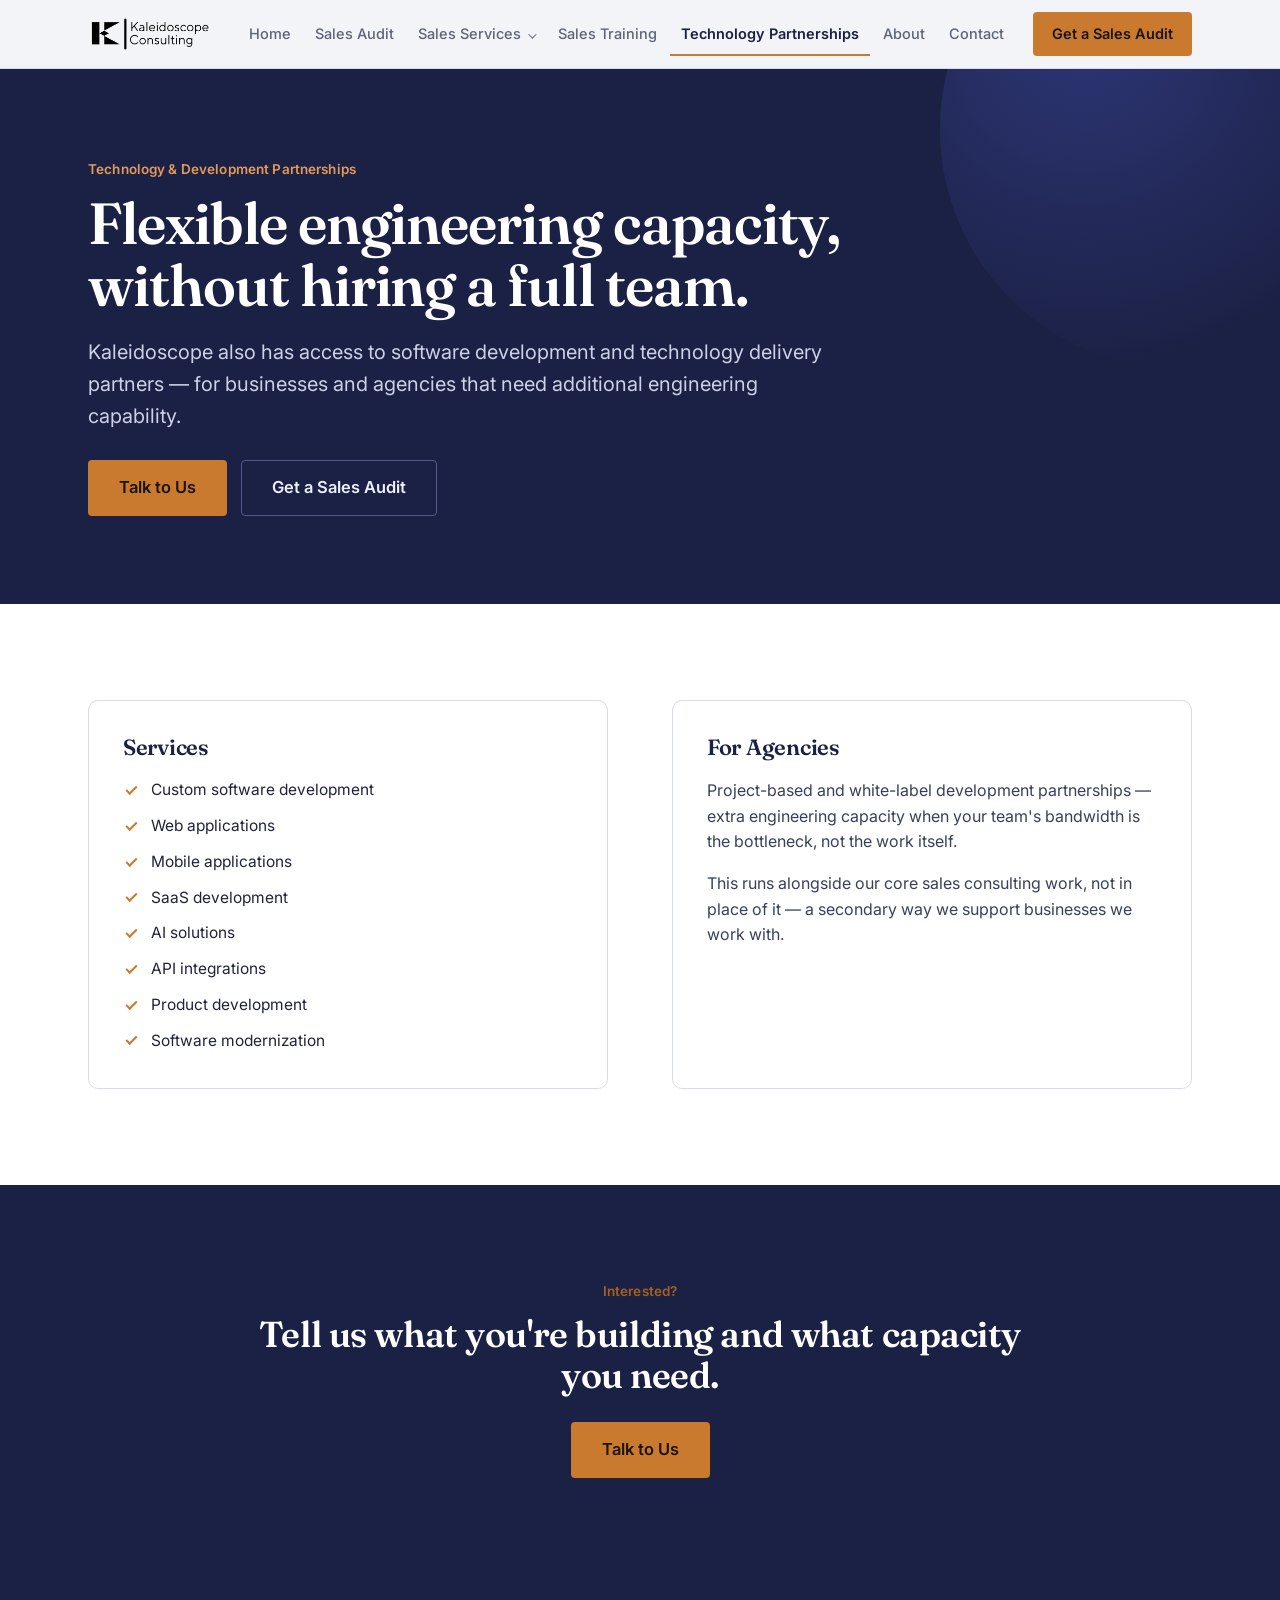
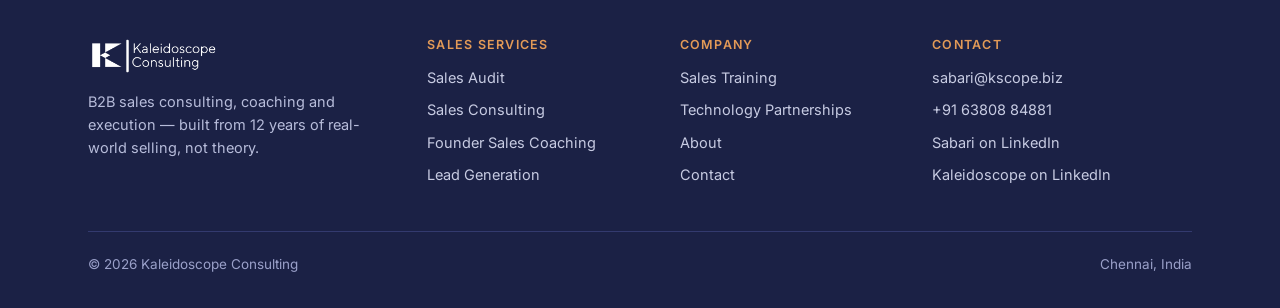
<file: technology-partnerships.html>
<!DOCTYPE html>
<html lang="en">
<head>
<meta charset="UTF-8" />
<meta name="viewport" content="width=device-width, initial-scale=1.0, viewport-fit=cover" />
<title>Technology & Development Partnerships | Kaleidoscope Consulting</title>
<meta name="description" content="Flexible software development capacity for businesses and agencies — custom software, web and mobile apps, SaaS, AI solutions, and white-label development." />
<link rel="canonical" href="https://kscope.biz/technology-partnerships.html" />
<meta property="og:title" content="Technology & Development Partnerships | Kaleidoscope Consulting" />
<meta property="og:description" content="Flexible software development capacity for businesses and agencies — custom software, web and mobile apps, SaaS, AI solutions, and white-label development." />
<meta property="og:type" content="website" />
<meta property="og:url" content="https://kscope.biz/technology-partnerships.html" />
<link rel="icon" type="image/png" href="assets/img/favicon.png" />
<link rel="apple-touch-icon" href="assets/img/apple-touch-icon.png" />
<link rel="preconnect" href="https://fonts.googleapis.com">
<link rel="preconnect" href="https://fonts.gstatic.com" crossorigin>
<link href="https://fonts.googleapis.com/css2?family=Fraunces:opsz,wght@9..144,400;9..144,500;9..144,600;9..144,700&family=Inter:wght@400;500;600;700&display=swap" rel="stylesheet">
<link rel="stylesheet" href="assets/styles.css?v=1791196353" />
</head>
<body>
<a class="skip-link" href="#main">Skip to content</a>
<header class="site-header">
  <div class="wrap header-inner">
    <a class="brand" href="index.html" aria-label="Kaleidoscope Consulting — home">
      <img src="assets/img/kscope-logo.png" alt="Kaleidoscope Consulting" width="163" height="41" />
    </a>
    <button class="nav-toggle" aria-expanded="false" aria-controls="site-nav" aria-label="Open menu">
      <span></span><span></span><span></span>
    </button>
    <nav class="site-nav" id="site-nav" aria-label="Primary">
      <ul class="nav-list">
        <li><a class="nav-link" href="index.html">Home</a></li>
        <li><a class="nav-link" href="sales-audit.html">Sales Audit</a></li>
        <li class="has-sub"><a class="nav-link" href="sales-consulting.html" aria-haspopup="true">Sales Services</a><ul class="subnav"><li><a href="sales-consulting.html">Sales Consulting</a></li><li><a href="sales-coaching.html">Founder Sales Coaching</a></li><li><a href="lead-generation.html">Lead Generation</a></li></ul></li>
        <li><a class="nav-link" href="corporate-training.html">Sales Training</a></li>
        <li><a class="nav-link is-current" href="technology-partnerships.html">Technology Partnerships</a></li>
        <li><a class="nav-link" href="about.html">About</a></li>
        <li><a class="nav-link" href="contact.html">Contact</a></li>
      </ul>
      <a class="btn btn-primary nav-cta" href="sales-audit.html">Get a Sales Audit</a>
    </nav>
  </div>
</header>
<div id="thanks" class="thanks" role="status" hidden>Thanks — your message is in. We'll get back to you shortly.</div>

<main id="main">

<section class="page-hero">
  <div class="wrap">
    <p class="kicker">Technology &amp; Development Partnerships</p>
    <h1>Flexible engineering capacity, without hiring a full team.</h1>
    <p class="lede">Kaleidoscope also has access to software development and technology delivery partners — for businesses and agencies that need additional engineering capability.</p>
    <div class="hero-ctas">
      <a class="btn btn-primary btn-lg" href="contact.html">Talk to Us</a>
      <a class="btn btn-ghost btn-lg" href="sales-audit.html">Get a Sales Audit</a>
    </div>
  </div>
</section>

<section class="bg-white">
  <div class="wrap two-col">
    <div class="panel">
      <h3>Services</h3>
      <ul class="checks one">
        <li>Custom software development</li>
        <li>Web applications</li>
        <li>Mobile applications</li>
        <li>SaaS development</li>
        <li>AI solutions</li>
        <li>API integrations</li>
        <li>Product development</li>
        <li>Software modernization</li>
      </ul>
    </div>
    <div class="panel">
      <h3>For Agencies</h3>
      <p style="color:#38405C;">Project-based and white-label development partnerships — extra engineering capacity when your team's bandwidth is the bottleneck, not the work itself.</p>
      <p style="color:#38405C; margin-top:16px;">This runs alongside our core sales consulting work, not in place of it — a secondary way we support businesses we work with.</p>
    </div>
  </div>
</section>

<section class="bg-ink" style="text-align:center;">
  <div class="wrap">
    <p class="kicker" style="justify-content:center;">Interested?</p>
    <h2 style="font-size:clamp(26px,3.4vw,36px); max-width:22em; margin:0 auto 26px;">Tell us what you're building and what capacity you need.</h2>
    <div class="hero-ctas" style="justify-content:center; margin-bottom:0;">
      <a class="btn btn-primary btn-lg" href="contact.html">Talk to Us</a>
    </div>
  </div>
</section>

</main>
<div class="mobile-cta"><div class="wrap"><a class="btn btn-primary" href="contact.html">Talk to Us</a></div></div>
<footer class="site-footer">
  <div class="wrap">
    <div class="footer-grid">
      <div class="footer-brand">
        <img src="assets/img/kscope-logo-white.png" alt="Kaleidoscope Consulting" width="150" height="38" />
        <p>B2B sales consulting, coaching and execution — built from 12 years of real-world selling, not theory.</p>
      </div>
      <div>
        <h4>Sales Services</h4>
        <ul>
          <li><a href="sales-audit.html">Sales Audit</a></li>
          <li><a href="sales-consulting.html">Sales Consulting</a></li>
          <li><a href="sales-coaching.html">Founder Sales Coaching</a></li>
          <li><a href="lead-generation.html">Lead Generation</a></li>
        </ul>
      </div>
      <div>
        <h4>Company</h4>
        <ul>
          <li><a href="corporate-training.html">Sales Training</a></li>
          <li><a href="technology-partnerships.html">Technology Partnerships</a></li>
          <li><a href="about.html">About</a></li>
          <li><a href="contact.html">Contact</a></li>
        </ul>
      </div>
      <div>
        <h4>Contact</h4>
        <ul>
          <li><a href="mailto:sabari@kscope.biz">sabari@kscope.biz</a></li>
          <li><a href="tel:+916380884881">+91 63808 84881</a></li>
          <li><a href="https://www.linkedin.com/in/sabariviknesh/" target="_blank" rel="noopener">Sabari on LinkedIn</a></li>
          <li><a href="https://www.linkedin.com/company/kscope-consulting/?viewAsMember=true" target="_blank" rel="noopener">Kaleidoscope on LinkedIn</a></li>
        </ul>
      </div>
    </div>
    <div class="footer-bottom">
      <span>© 2026 Kaleidoscope Consulting</span>
      <span>Chennai, India</span>
    </div>
  </div>
</footer>
<script src="assets/site.js?v=1791196353"></script>
</body>
</html>
</file>
<file: assets/styles.css>
/* Kaleidoscope Consulting - shared styles
   Identity kept from the existing site: navy + amber, Fraunces (display) + Inter (text). */

:root{
  --ink:#1B2145; --ink-2:#242B54; --ink-3:#2F3868;
  --paper:#F3F4F7; --white:#FFFFFF;
  --text:#20233B; --slate:#5B6478; --line:#D8DCE6;
  --amber:#C97A2E; --amber-deep:#A85F1E; --amber-soft:#F7EBDD;
  --radius:8px;
  --header-h:68px;
}
*,*::before,*::after{box-sizing:border-box;}
html{scroll-behavior:smooth; scroll-padding-top:calc(var(--header-h) + 12px); -webkit-text-size-adjust:100%;}
body{
  margin:0; font-family:'Inter',-apple-system,BlinkMacSystemFont,'Segoe UI',sans-serif;
  color:var(--text); background:var(--paper); line-height:1.6; font-size:16px;
  -webkit-font-smoothing:antialiased;
}
img{max-width:100%; height:auto; display:block;}
a{color:inherit;}
h1,h2,h3,h4{font-family:'Fraunces',Georgia,serif; font-weight:600; color:var(--ink); line-height:1.14; letter-spacing:-0.012em; margin:0;}
p{margin:0 0 1em;}
ul{margin:0; padding:0;}
button,input,select,textarea{font:inherit;}
:focus-visible{outline:2px solid var(--amber); outline-offset:3px;}
.sr-only{position:absolute; width:1px; height:1px; overflow:hidden; clip:rect(0 0 0 0); white-space:nowrap;}
.skip-link{position:absolute; left:-9999px; top:8px; background:var(--ink); color:#fff; padding:10px 14px; z-index:100; border-radius:4px;}
.skip-link:focus{left:8px;}

.wrap{max-width:1160px; margin:0 auto; padding:0 28px;}
.wrap--narrow{max-width:820px;}
@media (max-width:640px){ .wrap{padding:0 20px;} }

section{padding:clamp(56px,8vw,96px) 0;}
.section-head{max-width:680px; margin:0 0 clamp(28px,4vw,48px);}
.section-head h2{font-size:clamp(28px,3.6vw,42px);}
.section-head p{color:var(--slate); font-size:17px; margin:14px 0 0;}
.kicker{font-size:13.5px; font-weight:600; color:var(--amber-deep); margin:0 0 12px; letter-spacing:.01em;}
.on-dark .kicker, .hero .kicker, .page-hero .kicker{color:#E39A57;}
.bg-white{background:var(--white);}
.bg-ink{background:var(--ink); color:#EDEFF7;}
.bg-ink h2,.bg-ink h3{color:#fff;}
.bg-ink .section-head p{color:#B7BCDA;}

/* ---------- buttons ---------- */
.btn{
  display:inline-flex; align-items:center; justify-content:center; text-align:center;
  padding:14px 26px; min-height:48px; border-radius:4px; font-weight:600; font-size:15.5px; line-height:1.2;
  text-decoration:none; border:1.5px solid transparent; cursor:pointer; transition:background .15s ease,border-color .15s ease,transform .15s ease;
}
.btn-primary{background:var(--amber); color:#1B1508;}
.btn-primary:hover{background:var(--amber-deep); color:#fff;}
.btn-dark{background:var(--ink); color:#fff;}
.btn-dark:hover{background:var(--ink-2);}
.btn-ghost{background:transparent; color:#EDEFF7; border-color:#525A8C;}
.btn-ghost:hover{border-color:#9AA2D6;}
.btn-ghost-dark{background:transparent; color:var(--ink); border-color:var(--ink);}
.btn-ghost-dark:hover{background:var(--ink); color:#fff;}
.btn-lg{padding:17px 30px; font-size:16.5px; min-height:54px;}
.btn-block{display:flex; width:100%;}
.text-link{font-weight:600; color:var(--ink); text-decoration:none; border-bottom:1.5px solid var(--amber); padding-bottom:2px;}
.text-link:hover{color:var(--amber-deep);}
.bg-ink .text-link,.hero .text-link{color:#fff;}

/* ---------- header / nav ---------- */
.site-header{position:sticky; top:0; z-index:50; background:var(--paper); border-bottom:1px solid var(--line);}
.header-inner{display:flex; align-items:center; justify-content:space-between; min-height:var(--header-h);}
.brand{display:flex; align-items:center; text-decoration:none; flex-shrink:0;}
.brand img{height:34px; width:auto;}
.nav-toggle{display:none; width:46px; height:46px; margin-right:-8px; background:none; border:0; cursor:pointer; position:relative;}
.nav-toggle span{position:absolute; left:11px; right:11px; height:2px; background:var(--ink); border-radius:2px; transition:transform .2s ease,opacity .2s ease,top .2s ease;}
.nav-toggle span:nth-child(1){top:16px;} .nav-toggle span:nth-child(2){top:22px;} .nav-toggle span:nth-child(3){top:28px;}
.nav-toggle[aria-expanded="true"] span:nth-child(1){top:22px; transform:rotate(45deg);}
.nav-toggle[aria-expanded="true"] span:nth-child(2){opacity:0;}
.nav-toggle[aria-expanded="true"] span:nth-child(3){top:22px; transform:rotate(-45deg);}

.site-nav{display:flex; align-items:center; gap:18px;}
.nav-list{list-style:none; display:flex; align-items:center; gap:2px;}
.nav-list > li{position:relative;}
.nav-link{display:block; padding:10px 11px; font-size:14.5px; font-weight:500; color:var(--slate); text-decoration:none; border-radius:4px; white-space:nowrap;}
.nav-link:hover{color:var(--ink);}
.nav-link.is-current{color:var(--ink); font-weight:600; box-shadow:inset 0 -2px 0 var(--amber); border-radius:0;}
.has-sub > .nav-link::after{content:""; display:inline-block; width:6px; height:6px; margin-left:7px; border-right:1.5px solid currentColor; border-bottom:1.5px solid currentColor; transform:rotate(45deg) translateY(-2px);}
.subnav{
  list-style:none; position:absolute; top:100%; left:0; min-width:250px; padding:8px 0;
  background:var(--white); border:1px solid var(--line); border-radius:6px; box-shadow:0 18px 40px -18px rgba(20,24,60,.35);
  display:none;
}
.has-sub:hover .subnav,.has-sub:focus-within .subnav{display:block;}
.subnav a{display:block; padding:10px 18px; font-size:14.5px; color:var(--text); text-decoration:none;}
.subnav a:hover{background:var(--paper); color:var(--ink);}
.nav-cta{padding:11px 18px; min-height:44px; font-size:14.5px; white-space:nowrap;}

@media (max-width:1079px){
  :root{--header-h:60px;}
  .brand img{height:30px;}
  .nav-toggle{display:block;}
  .site-nav{
    display:none; position:absolute; top:100%; left:0; right:0; flex-direction:column; align-items:stretch; gap:0;
    background:var(--paper); border-bottom:1px solid var(--line); padding:8px 20px 20px; max-height:calc(100vh - var(--header-h)); overflow-y:auto;
    box-shadow:0 20px 30px -20px rgba(20,24,60,.3);
  }
  .site-nav.open{display:flex;}
  .nav-list{flex-direction:column; align-items:stretch; gap:0;}
  .nav-list > li{border-bottom:1px solid var(--line);}
  .nav-link{padding:15px 2px; font-size:16.5px; color:var(--ink);}
  .nav-link.is-current{box-shadow:none; color:var(--amber-deep);}
  .has-sub > .nav-link::after{display:none;}
  .subnav{display:block; position:static; box-shadow:none; border:0; background:transparent; padding:0 0 10px 14px; min-width:0;}
  .subnav a{padding:9px 2px; font-size:15px; color:var(--slate);}
  .nav-cta{margin-top:16px; width:100%; min-height:52px; font-size:16px;}
}

/* ---------- hero (home) ---------- */
.hero{background:var(--ink); color:#EDEFF7; position:relative; overflow:hidden; padding:clamp(52px,7vw,96px) 0 clamp(96px,11vw,150px);}
.hero::before{content:""; position:absolute; right:-160px; top:-200px; width:560px; height:560px; border-radius:50%; background:radial-gradient(circle at 30% 30%, #2C3574, transparent 70%);}
.hero .wrap{position:relative;}
.hero-grid{display:grid; grid-template-columns:1.25fr .75fr; gap:56px; align-items:center;}
.hero h1{color:#fff; font-size:clamp(38px,5.6vw,66px); line-height:1.05; letter-spacing:-0.02em; margin:0 0 22px;}
.hero h1 em{font-style:normal; color:#E39A57;}
.hero .lede{font-size:clamp(18px,1.9vw,21px); color:#DDE0F0; max-width:34em; margin:0 0 14px; font-weight:500;}
.hero .support{font-size:17px; color:#B7BCDA; max-width:36em; margin:0 0 32px;}
.hero-ctas{display:flex; gap:14px; flex-wrap:wrap; margin-bottom:26px;}
.hero-meta{font-size:13px; letter-spacing:.14em; text-transform:uppercase; color:#8E95C4; margin:0;}
.hero-meta i{font-style:normal; color:var(--amber); padding:0 8px;}
@media (max-width:980px){ .hero-grid{grid-template-columns:1fr; gap:40px;} }
@media (max-width:520px){ .hero-ctas .btn{width:100%;} }

/* pipeline illustration (no data, purely illustrative) */
.pipe{max-width:400px; margin-left:auto; width:100%;}
.pipe__label{font-size:13px; color:#9AA2D6; margin:0 0 14px;}
.pipe__bar{height:44px; width:var(--w); min-width:fit-content; border-radius:6px; background:rgba(255,255,255,.07); border:1px solid rgba(255,255,255,.17); display:flex; align-items:center; padding:0 18px; font-size:14px; color:#fff; white-space:nowrap;}
.pipe__bar.is-end{background:var(--amber); border-color:var(--amber); color:#1B1508; font-weight:600; margin-top:6px;}
.pipe__leak{display:flex; align-items:center; gap:9px; padding:8px 0 8px 18px; margin:0; max-width:100%;}
.pipe__leak::before{content:""; width:0; height:16px; border-left:2px dashed rgba(227,154,87,.85); flex-shrink:0;}
.pipe__leak span{font-size:12.5px; color:#E39A57; line-height:1.3; min-width:0; flex:1 1 auto; overflow-wrap:break-word;}
.pipe__note{font-size:12.5px; color:#8E95C4; margin:16px 0 0;}
@media (max-width:980px){ .pipe{margin-left:0; max-width:460px;} }

/* ---------- audit offer ---------- */
.audit{position:relative; z-index:2; margin-top:calc(-1 * clamp(56px,7vw,92px)); padding:0 0 clamp(56px,8vw,96px);}
.audit-card{
  display:grid; grid-template-columns:1.45fr .85fr; border:2px solid var(--ink); border-radius:12px; overflow:hidden;
  background:var(--white); box-shadow:0 30px 70px -32px rgba(20,24,60,.55);
}
.audit-main{padding:clamp(28px,4vw,48px);}
.audit-main h2{font-size:clamp(30px,4vw,46px); margin:0 0 10px;}
.audit-sub{font-family:'Fraunces',Georgia,serif; font-size:clamp(19px,2vw,23px); color:var(--amber-deep); margin:0 0 18px; font-weight:500;}
.audit-main p{color:#38405C;}
.audit-main h3{font-family:'Inter',sans-serif; font-size:13.5px; text-transform:uppercase; letter-spacing:.09em; color:var(--slate); font-weight:600; margin:26px 0 14px;}
.audit-outcome{margin:24px 0 0; padding:16px 18px; background:var(--amber-soft); border-radius:6px; color:var(--ink) !important; font-size:15.5px;}
.audit-price{background:var(--ink); color:#fff; padding:clamp(28px,4vw,44px) clamp(24px,3vw,36px); display:flex; flex-direction:column; justify-content:center; text-align:center;}
.audit-price .label{font-size:13px; letter-spacing:.14em; text-transform:uppercase; color:#B7BCDA; margin:0 0 6px;}
.audit-price .price{font-family:'Fraunces',Georgia,serif; font-size:clamp(50px,6vw,68px); font-weight:700; color:#F0B27A; line-height:1; margin:0 0 6px;}
.audit-price .fixed{font-size:13px; letter-spacing:.14em; text-transform:uppercase; color:#fff; margin:0 0 18px; font-weight:600;}
.audit-price .terms{font-size:14px; color:#C7CBE2; margin:0 0 24px; line-height:1.7; padding-top:18px; border-top:1px dashed #4A5285;}
.audit-price .btn{width:100%;}
.audit-price .text-link{display:inline-block; align-self:center; margin-top:16px; font-size:14.5px; color:#fff; border-bottom-color:var(--amber);}
@media (max-width:860px){ .audit-card{grid-template-columns:1fr;} }

.checks{list-style:none; display:grid; grid-template-columns:repeat(2,1fr); gap:11px 28px;}
.checks.one{grid-template-columns:1fr;}
.checks li{position:relative; padding-left:28px; font-size:15.5px; color:var(--text);}
.checks li::before{content:""; position:absolute; left:3px; top:.5em; width:11px; height:6px; border-left:2.5px solid var(--amber); border-bottom:2.5px solid var(--amber); transform:rotate(-45deg);}
@media (max-width:560px){ .checks{grid-template-columns:1fr;} }

/* ---------- problem grid ---------- */
.problem-grid{display:grid; grid-template-columns:repeat(4,1fr); background:var(--white); border-top:1px solid var(--line); border-left:1px solid var(--line);}
.problem{padding:28px 24px 30px; border-right:1px solid var(--line); border-bottom:1px solid var(--line);}
.problem b{display:block; font-family:'Fraunces',Georgia,serif; color:var(--amber-deep); font-size:15px; margin-bottom:12px;}
.problem p{margin:0; font-size:16.5px; font-weight:500; color:var(--ink); line-height:1.4;}
.problem-cta{margin-top:clamp(28px,4vw,44px); display:flex; gap:24px 32px; align-items:center; flex-wrap:wrap; justify-content:space-between;}
.problem-cta p{margin:0; font-family:'Fraunces',Georgia,serif; font-size:clamp(20px,2.4vw,26px); color:var(--ink); max-width:30em; line-height:1.3;}
@media (max-width:980px){ .problem-grid{grid-template-columns:repeat(2,1fr);} }
@media (max-width:520px){ .problem-grid{grid-template-columns:1fr;} .problem-cta .btn{width:100%;} }

/* ---------- services (editorial rows) ---------- */
.svc-list{border-top:1px solid var(--line);}
.svc{display:grid; grid-template-columns:70px 1.15fr 1fr; gap:24px 40px; padding:clamp(28px,3.5vw,44px) 0; border-bottom:1px solid var(--line);}
.svc__num{font-family:'Fraunces',Georgia,serif; font-size:22px; color:var(--amber-deep); font-weight:600; padding-top:4px;}
.svc h3{font-size:clamp(23px,2.6vw,30px); margin:0 0 10px;}
.svc__tag{display:inline-block; font-size:12px; font-weight:600; letter-spacing:.06em; text-transform:uppercase; color:var(--amber-deep); background:var(--amber-soft); padding:4px 9px; border-radius:3px; margin-bottom:10px;}
.svc p{color:#38405C; margin:0 0 16px;}
.svc .checks{grid-template-columns:1fr 1fr; gap:9px 22px;}
.svc .checks li{font-size:14.5px;}
@media (max-width:980px){ .svc{grid-template-columns:1fr; gap:14px;} .svc__num{padding:0;} }
@media (max-width:560px){ .svc .checks{grid-template-columns:1fr;} }

.tech-strip{margin-top:clamp(36px,5vw,56px); padding:26px 28px; border:1px dashed #AEB5CB; border-radius:var(--radius); display:flex; gap:20px 32px; align-items:center; justify-content:space-between; flex-wrap:wrap;}
.tech-strip h3{font-size:20px; margin:0 0 4px;}
.tech-strip p{margin:0; color:var(--slate); font-size:15.5px; max-width:44em;}

/* ---------- who we help ---------- */
.help-list{list-style:none; display:flex; flex-wrap:wrap; gap:6px 0; margin:0 0 30px; font-family:'Fraunces',Georgia,serif; font-size:clamp(25px,3.4vw,42px); line-height:1.25; color:var(--ink); font-weight:500;}
.help-list li{display:inline;}
.help-list li:not(:last-child)::after{content:"/"; color:var(--amber); padding:0 .45em; font-weight:400;}
.help-copy{max-width:40em; font-size:18px; color:#38405C;}

/* ---------- approach ---------- */
.approach{display:grid; grid-template-columns:repeat(4,1fr); gap:0;}
.approach div{padding:26px 26px 6px 0; border-top:3px solid #3B4478; margin-right:22px; position:relative;}
.approach div::before{content:""; position:absolute; top:-3px; left:0; width:44px; border-top:3px solid var(--amber);}
.approach b{display:block; font-family:'Fraunces',Georgia,serif; font-size:15px; color:#E39A57; margin-bottom:10px;}
.approach h3{font-size:clamp(24px,2.6vw,30px); margin:0 0 10px; color:#fff;}
.approach p{color:#B7BCDA; font-size:15.5px; margin:0;}
@media (max-width:980px){ .approach{grid-template-columns:repeat(2,1fr); row-gap:28px;} }
@media (max-width:560px){ .approach{grid-template-columns:1fr;} .approach div{margin-right:0; padding-right:0;} }

/* ---------- framework ---------- */
.framework{background:var(--white); border-top:1px solid var(--line); border-bottom:1px solid var(--line);}
.fw{display:grid; grid-template-columns:repeat(5,1fr); gap:0; margin:0 0 clamp(28px,4vw,44px); border:2px solid var(--ink); border-radius:12px; overflow:hidden;}
.fw div{padding:clamp(22px,3vw,34px) clamp(16px,2vw,24px); border-right:1px solid var(--line); background:var(--white); position:relative;}
.fw div:last-child{border-right:0; background:var(--ink);}
.fw div:last-child h3,.fw div:last-child p{color:#fff;}
.fw div:last-child b{color:#F0B27A;}
.fw b{display:block; font-family:'Fraunces',Georgia,serif; color:var(--amber-deep); font-size:15px; margin-bottom:12px;}
.fw h3{font-size:clamp(19px,2.2vw,27px); letter-spacing:.02em; text-transform:uppercase; margin:0 0 8px;}
.fw p{margin:0; font-size:14.5px; color:var(--slate); line-height:1.5;}
.fw-copy{max-width:44em; font-size:clamp(18px,2vw,21px); color:#38405C;}
.fw-copy strong{color:var(--ink);}
@media (max-width:860px){ .fw{grid-template-columns:1fr;} .fw div{border-right:0; border-bottom:1px solid var(--line);} .fw div:last-child{border-bottom:0;} }

/* ---------- founder ---------- */
.founder-grid{display:grid; grid-template-columns:.9fr 1.3fr; gap:clamp(32px,6vw,72px); align-items:start;}
.founder-grid h2{font-size:clamp(32px,4.4vw,52px); line-height:1.08;}
.founder-photo{width:100%; max-width:280px; aspect-ratio:4/5; object-fit:cover; border-radius:10px; margin:0 0 24px; border:1px solid var(--line);}
.founder-name{margin:22px 0 0; font-weight:600; color:var(--ink);}
.founder-role{margin:0; color:var(--slate); font-size:15px;}
.founder-quote{font-family:'Fraunces',Georgia,serif; font-size:clamp(21px,2.2vw,25px); line-height:1.4; color:var(--ink); font-weight:500; margin:0 0 22px; padding-left:20px; border-left:3px solid var(--amber);}
.founder-body p{color:#38405C; font-size:16.5px; max-width:40em;}
.tag-group{margin-top:26px;}
.tag-group h3{font-family:'Inter',sans-serif; font-size:13px; text-transform:uppercase; letter-spacing:.09em; color:var(--slate); font-weight:600; margin:0 0 10px;}
.tags{list-style:none; display:flex; flex-wrap:wrap; gap:8px;}
.tags li{font-size:14px; padding:6px 13px; background:var(--white); border:1px solid var(--line); border-radius:999px; color:var(--ink);}
.bg-white .tags li{background:var(--paper);}
@media (max-width:900px){ .founder-grid{grid-template-columns:1fr;} }

/* ---------- clients ---------- */
.clients-grid{display:grid; grid-template-columns:repeat(4,1fr); gap:16px; list-style:none;}
.client{background:var(--white); border:1px solid var(--line); border-radius:var(--radius); overflow:hidden; display:flex; flex-direction:column;}
.client__logo{height:104px; display:flex; align-items:center; justify-content:center; padding:18px 22px; border-bottom:1px solid var(--line);}
.client__logo img{max-height:100%; max-width:100%; width:auto; object-fit:contain;}
.client__body{padding:14px 18px 18px;}
.client__name{font-family:'Fraunces',Georgia,serif; font-size:16px; font-weight:600; color:var(--ink); margin:0 0 3px; line-height:1.25;}
.client__desc{font-size:13.5px; color:var(--slate); margin:0; line-height:1.45;}
@media (max-width:980px){ .clients-grid{grid-template-columns:repeat(3,1fr);} }
@media (max-width:700px){
  .clients-grid{grid-template-columns:repeat(2,1fr); gap:12px;}
  .client__logo{height:76px; padding:12px 14px;}
  .client__body{padding:10px 12px 14px;}
  .client__name{font-size:14px;} .client__desc{font-size:12.5px;}
}

/* ---------- forms + contact ---------- */
.contact-grid{display:grid; grid-template-columns:1.1fr .9fr; gap:clamp(32px,5vw,64px); align-items:start;}
@media (max-width:900px){ .contact-grid{grid-template-columns:1fr;} }
.form-card{background:var(--white); border:1px solid var(--line); border-radius:10px; padding:clamp(24px,3.4vw,36px);}
.form-card h3{font-size:22px; margin:0 0 6px;}
.form-card .form-sub{color:var(--slate); font-size:15px; margin:0 0 22px;}
.bg-ink .form-card{background:var(--ink-2); border-color:#39427A;}
.bg-ink .form-card h3{color:#fff;}
.bg-ink .form-card .form-sub{color:#B7BCDA;}
.field{margin-bottom:20px;}
.field label{display:block; font-size:13.5px; color:var(--slate); margin-bottom:4px; font-weight:500;}
.bg-ink .field label{color:#B7BCDA;}
.field input,.field select,.field textarea{
  width:100%; border:0; border-bottom:1.5px solid #BCC3D6; background:transparent; padding:11px 2px; font-size:16px; color:var(--text); border-radius:0; min-height:46px;
}
.bg-ink .field input,.bg-ink .field select,.bg-ink .field textarea{color:#fff; border-bottom-color:#5A6396;}
.bg-ink .field select option{color:#111;}
.field input:focus,.field select:focus,.field textarea:focus{border-bottom-color:var(--amber); outline:none;}
.field textarea{resize:vertical; min-height:96px;}
.field-row{display:grid; grid-template-columns:1fr 1fr; gap:0 22px;}
@media (max-width:560px){ .field-row{grid-template-columns:1fr;} }
.form-card .btn{width:100%;}
.form-note{font-size:13px; color:var(--slate); margin:14px 0 0;}
.bg-ink .form-note{color:#9AA2D6;}
.contact-points{display:flex; flex-direction:column; gap:26px;}
.contact-point .k{font-size:13px; color:#E39A57; font-weight:600; margin:0 0 6px; letter-spacing:.02em;}
.contact-point .v{margin:0; font-size:17px; color:#fff;}
.contact-point a{color:#fff; text-underline-offset:3px;}
.contact-point small{display:block; color:#9AA2D6; font-size:14px; margin-top:2px;}
.contact-lead{font-family:'Fraunces',Georgia,serif; font-size:clamp(22px,2.6vw,28px); color:#fff; line-height:1.3; margin:0;}

.thanks{position:fixed; top:calc(var(--header-h) + 12px); left:50%; transform:translateX(-50%); z-index:60; background:var(--ink); color:#fff; padding:14px 20px; border-radius:8px; border:1.5px solid var(--amber); box-shadow:0 20px 40px -16px rgba(0,0,0,.5); font-size:15px; width:min(92vw,520px); text-align:center;}
.thanks[hidden]{display:none;}

/* ---------- inner page hero ---------- */
.page-hero{background:var(--ink); color:#EDEFF7; padding:clamp(52px,7vw,92px) 0 clamp(56px,7vw,88px); position:relative; overflow:hidden;}
.page-hero::before{content:""; position:absolute; right:-140px; top:-180px; width:480px; height:480px; border-radius:50%; background:radial-gradient(circle at 30% 30%, #2C3574, transparent 70%);}
.page-hero .wrap{position:relative;}
.page-hero h1{color:#fff; font-size:clamp(34px,5vw,58px); line-height:1.07; letter-spacing:-0.018em; margin:0 0 20px; max-width:16em;}
.page-hero p.lede{font-size:clamp(17px,1.8vw,20px); color:#CDD1E8; max-width:38em; margin:0 0 28px;}
.page-hero .hero-ctas{margin-bottom:0;}
.price-inline{display:inline-flex; align-items:baseline; gap:12px; flex-wrap:wrap; margin:0 0 26px; color:#B7BCDA; font-size:14px; letter-spacing:.1em; text-transform:uppercase;}
.price-inline strong{font-family:'Fraunces',Georgia,serif; font-size:34px; color:#F0B27A; letter-spacing:0; text-transform:none;}

.two-col{display:grid; grid-template-columns:1fr 1fr; gap:clamp(28px,5vw,64px);}
@media (max-width:860px){ .two-col{grid-template-columns:1fr;} }
.panel{background:var(--white); border:1px solid var(--line); border-radius:10px; padding:clamp(24px,3vw,34px);}
.panel h3{font-size:22px; margin:0 0 18px;}

.steps{list-style:none; counter-reset:s; display:grid; gap:18px; margin-top:8px;}
.steps li{counter-increment:s; position:relative; padding-left:48px; color:#38405C;}
.steps li::before{content:counter(s); position:absolute; left:0; top:0; width:32px; height:32px; border-radius:50%; background:var(--ink); color:#fff; display:flex; align-items:center; justify-content:center; font-size:14px; font-weight:600;}
.steps b{color:var(--ink); display:block;}

/* ---------- footer ---------- */
.site-footer{background:var(--ink); color:#9AA0C9; padding:clamp(44px,6vw,64px) 0 32px; font-size:14.5px;}
.footer-grid{display:grid; grid-template-columns:1.4fr 1fr 1fr 1.2fr; gap:36px; padding-bottom:36px; border-bottom:1px solid #333A6E;}
.footer-brand img{height:36px; width:auto; margin-bottom:16px;}
.footer-brand p{max-width:22em; color:#B7BCDA; margin:0;}
.site-footer h4{font-family:'Inter',sans-serif; font-size:12.5px; text-transform:uppercase; letter-spacing:.1em; color:#E39A57; margin:0 0 14px; font-weight:600;}
.site-footer ul{list-style:none;}
.site-footer li{margin-bottom:9px;}
.site-footer a{color:#C7CBE2; text-decoration:none;}
.site-footer a:hover{color:#fff; text-decoration:underline;}
.footer-bottom{padding-top:22px; display:flex; justify-content:space-between; gap:12px; flex-wrap:wrap; font-size:13.5px;}
@media (max-width:900px){ .footer-grid{grid-template-columns:1fr 1fr;} }
@media (max-width:520px){ .footer-grid{grid-template-columns:1fr;} }

/* ---------- mobile sticky CTA ---------- */
.mobile-cta{display:none;}
@media (max-width:1079px){
  body{padding-bottom:78px;}
  .mobile-cta{
    display:block; position:fixed; left:0; right:0; bottom:0; z-index:45; padding:10px 16px calc(10px + env(safe-area-inset-bottom));
    background:rgba(243,244,247,.97); border-top:1px solid var(--line); box-shadow:0 -10px 24px -16px rgba(20,24,60,.3);
  }
  .mobile-cta .btn{width:100%; min-height:52px; font-size:16px;}
}

@media (prefers-reduced-motion:reduce){
  html{scroll-behavior:auto;}
  *{transition:none !important; animation:none !important;}
}
</file>
